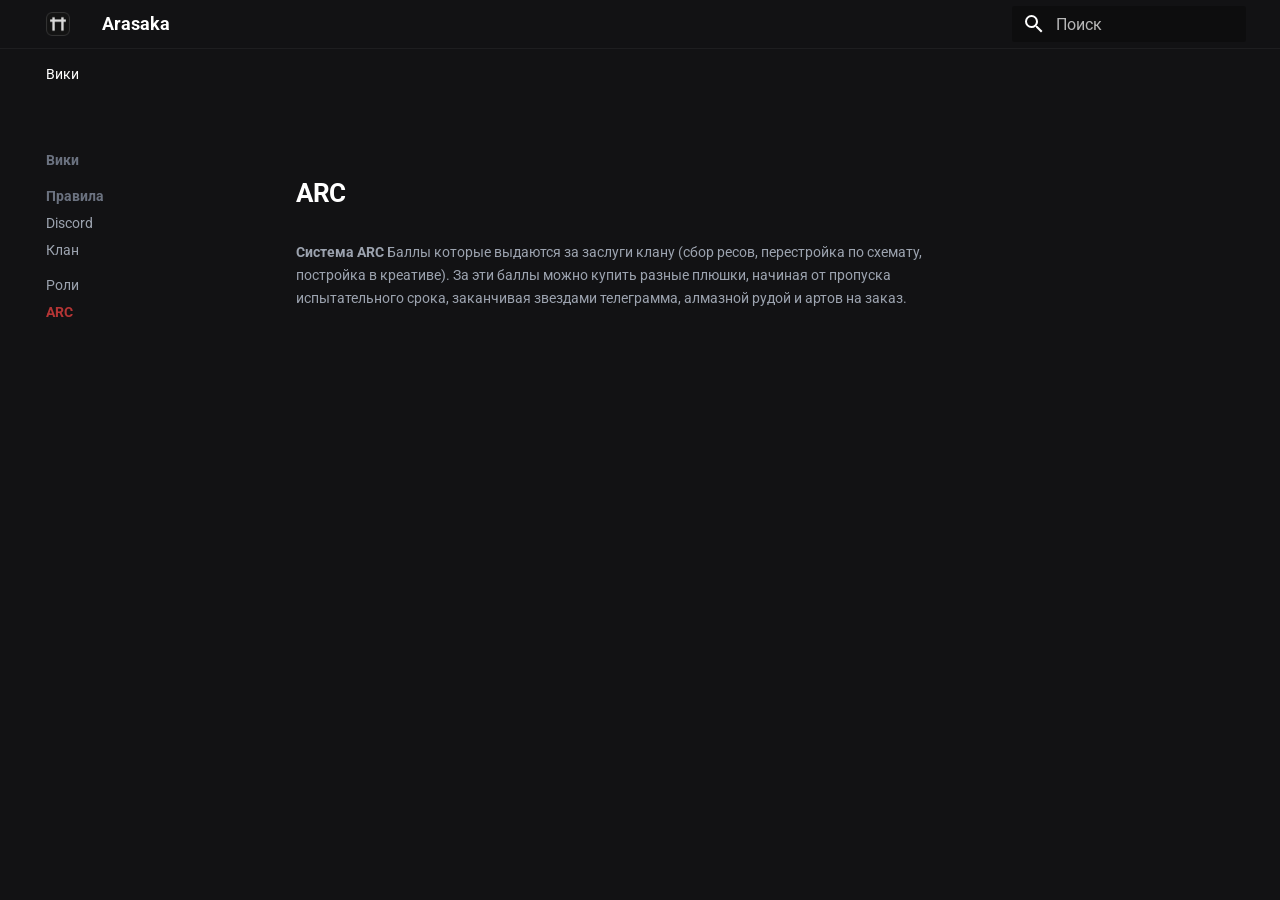
<file: arc/index.html>
<!doctype html>
<html lang="ru" class="no-js">
  <head>
    
      <meta charset="utf-8">
      <meta name="viewport" content="width=device-width,initial-scale=1">
      
      
      
      
        <link rel="prev" href="../roles/">
      
      
      
        
      
      
      <link rel="icon" href="../assets/asa-logo-480.png">
      <meta name="generator" content="mkdocs-1.6.1, mkdocs-material-9.7.6">
    
    
      
        <title>ARC - Arasaka</title>
      
    
    
      <link rel="stylesheet" href="../assets/stylesheets/main.484c7ddc.min.css">
      
        
        <link rel="stylesheet" href="../assets/stylesheets/palette.ab4e12ef.min.css">
      
      


    
    
      
    
    
      
        
        
        <link rel="preconnect" href="https://fonts.gstatic.com" crossorigin>
        <link rel="stylesheet" href="https://fonts.googleapis.com/css?family=Roboto:300,300i,400,400i,700,700i%7CRoboto+Mono:400,400i,700,700i&display=fallback">
        <style>:root{--md-text-font:"Roboto";--md-code-font:"Roboto Mono"}</style>
      
    
    
      <link rel="stylesheet" href="../extra.css">
    
    <script>__md_scope=new URL("..",location),__md_hash=e=>[...e].reduce(((e,_)=>(e<<5)-e+_.charCodeAt(0)),0),__md_get=(e,_=localStorage,t=__md_scope)=>JSON.parse(_.getItem(t.pathname+"."+e)),__md_set=(e,_,t=localStorage,a=__md_scope)=>{try{t.setItem(a.pathname+"."+e,JSON.stringify(_))}catch(e){}}</script>
    
      

    
    
  </head>
  
  
    
    
    
    
    
    <body dir="ltr" data-md-color-scheme="slate" data-md-color-primary="black" data-md-color-accent="red">
  
    
    <input class="md-toggle" data-md-toggle="drawer" type="checkbox" id="__drawer" autocomplete="off">
    <input class="md-toggle" data-md-toggle="search" type="checkbox" id="__search" autocomplete="off">
    <label class="md-overlay" for="__drawer"></label>
    <div data-md-component="skip">
      
    </div>
    <div data-md-component="announce">
      
    </div>
    
    
      

<header class="md-header" data-md-component="header">
  <nav class="md-header__inner md-grid" aria-label="Верхний колонтитул">
    <a href=".." title="Arasaka" class="md-header__button md-logo" aria-label="Arasaka" data-md-component="logo">
      
  <img src="../assets/asa-logo-480.png" alt="logo">

    </a>
    <label class="md-header__button md-icon" for="__drawer">
      
      <svg xmlns="http://www.w3.org/2000/svg" viewBox="0 0 24 24"><path d="M3 6h18v2H3zm0 5h18v2H3zm0 5h18v2H3z"/></svg>
    </label>
    <div class="md-header__title" data-md-component="header-title">
      <div class="md-header__ellipsis">
        <div class="md-header__topic">
          <span class="md-ellipsis">
            Arasaka
          </span>
        </div>
        <div class="md-header__topic" data-md-component="header-topic">
          <span class="md-ellipsis">
            
              ARC
            
          </span>
        </div>
      </div>
    </div>
    
      
    
    
    
    
      
      
        <label class="md-header__button md-icon" for="__search">
          
          <svg xmlns="http://www.w3.org/2000/svg" viewBox="0 0 24 24"><path d="M9.5 3A6.5 6.5 0 0 1 16 9.5c0 1.61-.59 3.09-1.56 4.23l.27.27h.79l5 5-1.5 1.5-5-5v-.79l-.27-.27A6.52 6.52 0 0 1 9.5 16 6.5 6.5 0 0 1 3 9.5 6.5 6.5 0 0 1 9.5 3m0 2C7 5 5 7 5 9.5S7 14 9.5 14 14 12 14 9.5 12 5 9.5 5"/></svg>
        </label>
        <div class="md-search" data-md-component="search" role="dialog">
  <label class="md-search__overlay" for="__search"></label>
  <div class="md-search__inner" role="search">
    <form class="md-search__form" name="search">
      <input type="text" class="md-search__input" name="query" aria-label="Поиск" placeholder="Поиск" autocapitalize="off" autocorrect="off" autocomplete="off" spellcheck="false" data-md-component="search-query" required>
      <label class="md-search__icon md-icon" for="__search">
        
        <svg xmlns="http://www.w3.org/2000/svg" viewBox="0 0 24 24"><path d="M9.5 3A6.5 6.5 0 0 1 16 9.5c0 1.61-.59 3.09-1.56 4.23l.27.27h.79l5 5-1.5 1.5-5-5v-.79l-.27-.27A6.52 6.52 0 0 1 9.5 16 6.5 6.5 0 0 1 3 9.5 6.5 6.5 0 0 1 9.5 3m0 2C7 5 5 7 5 9.5S7 14 9.5 14 14 12 14 9.5 12 5 9.5 5"/></svg>
        
        <svg xmlns="http://www.w3.org/2000/svg" viewBox="0 0 24 24"><path d="M20 11v2H8l5.5 5.5-1.42 1.42L4.16 12l7.92-7.92L13.5 5.5 8 11z"/></svg>
      </label>
      <nav class="md-search__options" aria-label="Поиск">
        
        <button type="reset" class="md-search__icon md-icon" title="Очистить" aria-label="Очистить" tabindex="-1">
          
          <svg xmlns="http://www.w3.org/2000/svg" viewBox="0 0 24 24"><path d="M19 6.41 17.59 5 12 10.59 6.41 5 5 6.41 10.59 12 5 17.59 6.41 19 12 13.41 17.59 19 19 17.59 13.41 12z"/></svg>
        </button>
      </nav>
      
    </form>
    <div class="md-search__output">
      <div class="md-search__scrollwrap" tabindex="0" data-md-scrollfix>
        <div class="md-search-result" data-md-component="search-result">
          <div class="md-search-result__meta">
            Инициализация поиска
          </div>
          <ol class="md-search-result__list" role="presentation"></ol>
        </div>
      </div>
    </div>
  </div>
</div>
      
    
    
  </nav>
  
</header>
    
    <div class="md-container" data-md-component="container">
      
      
        
          
            
<nav class="md-tabs" aria-label="Вкладки" data-md-component="tabs">
  <div class="md-grid">
    <ul class="md-tabs__list">
      
        
  
  
  
    
  
  
    
    
      
  
  
  
    
  
  
    
    
      <li class="md-tabs__item md-tabs__item--active">
        <a href="../rules/discord/" class="md-tabs__link">
          
  
  
  Вики

        </a>
      </li>
    
  

    
  

      
    </ul>
  </div>
</nav>
          
        
      
      <main class="md-main" data-md-component="main">
        <div class="md-main__inner md-grid">
          
            
              
              <div class="md-sidebar md-sidebar--primary" data-md-component="sidebar" data-md-type="navigation" >
                <div class="md-sidebar__scrollwrap">
                  <div class="md-sidebar__inner">
                    


  


<nav class="md-nav md-nav--primary md-nav--lifted" aria-label="Навигация" data-md-level="0">
  <label class="md-nav__title" for="__drawer">
    <a href=".." title="Arasaka" class="md-nav__button md-logo" aria-label="Arasaka" data-md-component="logo">
      
  <img src="../assets/asa-logo-480.png" alt="logo">

    </a>
    Arasaka
  </label>
  
  <ul class="md-nav__list" data-md-scrollfix>
    
      
      
  
  
    
  
  
  
    
    
    
    
      
        
        
      
      
        
      
    
    
    <li class="md-nav__item md-nav__item--active md-nav__item--section md-nav__item--nested">
      
        
        
        <input class="md-nav__toggle md-toggle " type="checkbox" id="__nav_1" checked>
        
          
          <label class="md-nav__link" for="__nav_1" id="__nav_1_label" tabindex="">
            
  
  
  <span class="md-ellipsis">
    
  
    Вики
  

    
  </span>
  
  

            <span class="md-nav__icon md-icon"></span>
          </label>
        
        <nav class="md-nav" data-md-level="1" aria-labelledby="__nav_1_label" aria-expanded="true">
          <label class="md-nav__title" for="__nav_1">
            <span class="md-nav__icon md-icon"></span>
            
  
    Вики
  

          </label>
          <ul class="md-nav__list" data-md-scrollfix>
            
              
                
  
  
  
  
    
    
    
    
      
      
        
          
          
        
      
    
    
    <li class="md-nav__item md-nav__item--section md-nav__item--nested">
      
        
        
        <input class="md-nav__toggle md-toggle " type="checkbox" id="__nav_1_1" >
        
          
          <label class="md-nav__link" for="__nav_1_1" id="__nav_1_1_label" tabindex="">
            
  
  
  <span class="md-ellipsis">
    
  
    Правила
  

    
  </span>
  
  

            <span class="md-nav__icon md-icon"></span>
          </label>
        
        <nav class="md-nav" data-md-level="2" aria-labelledby="__nav_1_1_label" aria-expanded="false">
          <label class="md-nav__title" for="__nav_1_1">
            <span class="md-nav__icon md-icon"></span>
            
  
    Правила
  

          </label>
          <ul class="md-nav__list" data-md-scrollfix>
            
              
                
  
  
  
  
    <li class="md-nav__item">
      <a href="../rules/discord/" class="md-nav__link">
        
  
  
  <span class="md-ellipsis">
    
  
    Discord
  

    
  </span>
  
  

      </a>
    </li>
  

              
            
              
                
  
  
  
  
    <li class="md-nav__item">
      <a href="../rules/clan/" class="md-nav__link">
        
  
  
  <span class="md-ellipsis">
    
  
    Клан
  

    
  </span>
  
  

      </a>
    </li>
  

              
            
          </ul>
        </nav>
      
    </li>
  

              
            
              
                
  
  
  
  
    <li class="md-nav__item">
      <a href="../roles/" class="md-nav__link">
        
  
  
  <span class="md-ellipsis">
    
  
    Роли
  

    
  </span>
  
  

      </a>
    </li>
  

              
            
              
                
  
  
    
  
  
  
    <li class="md-nav__item md-nav__item--active">
      
      <input class="md-nav__toggle md-toggle" type="checkbox" id="__toc">
      
      
      
      <a href="./" class="md-nav__link md-nav__link--active">
        
  
  
  <span class="md-ellipsis">
    
  
    ARC
  

    
  </span>
  
  

      </a>
      
    </li>
  

              
            
          </ul>
        </nav>
      
    </li>
  

    
  </ul>
</nav>
                  </div>
                </div>
              </div>
            
            
              
              <div class="md-sidebar md-sidebar--secondary" data-md-component="sidebar" data-md-type="toc" >
                <div class="md-sidebar__scrollwrap">
                  <div class="md-sidebar__inner">
                    

<nav class="md-nav md-nav--secondary" aria-label="Содержание">
  
  
  
  
</nav>
                  </div>
                </div>
              </div>
            
          
          
            <div class="md-content" data-md-component="content">
              
              <article class="md-content__inner md-typeset">
                
                  



  <h1>ARC</h1>

<p><strong>Система ARC</strong>
Баллы которые выдаются за заслуги клану (сбор ресов, перестройка по схемату, постройка в креативе). За эти баллы можно купить разные плюшки, начиная от пропуска испытательного срока, заканчивая звездами телеграмма, алмазной рудой и артов на заказ.</p>












                
              </article>
            </div>
          
          
  <script>var tabs=__md_get("__tabs");if(Array.isArray(tabs))e:for(var set of document.querySelectorAll(".tabbed-set")){var labels=set.querySelector(".tabbed-labels");for(var tab of tabs)for(var label of labels.getElementsByTagName("label"))if(label.innerText.trim()===tab){var input=document.getElementById(label.htmlFor);input.checked=!0;continue e}}</script>

<script>var target=document.getElementById(location.hash.slice(1));target&&target.name&&(target.checked=target.name.startsWith("__tabbed_"))</script>
        </div>
        
      </main>
      
        <footer class="md-footer">
  
  <div class="md-footer-meta md-typeset">
    <div class="md-footer-meta__inner md-grid">
      <div class="md-copyright">
  
  
</div>
      
    </div>
  </div>
</footer>
      
    </div>
    <div class="md-dialog" data-md-component="dialog">
      <div class="md-dialog__inner md-typeset"></div>
    </div>
    
    
    
      
      
      <script id="__config" type="application/json">{"annotate": null, "base": "..", "features": ["navigation.tabs", "navigation.sections", "content.tabs.link"], "search": "../assets/javascripts/workers/search.2c215733.min.js", "tags": null, "translations": {"clipboard.copied": "\u0421\u043a\u043e\u043f\u0438\u0440\u043e\u0432\u0430\u043d\u043e \u0432 \u0431\u0443\u0444\u0435\u0440", "clipboard.copy": "\u041a\u043e\u043f\u0438\u0440\u043e\u0432\u0430\u0442\u044c \u0432 \u0431\u0443\u0444\u0435\u0440", "search.result.more.one": "\u0415\u0449\u0451 1 \u043d\u0430 \u044d\u0442\u043e\u0439 \u0441\u0442\u0440\u0430\u043d\u0438\u0446\u0435", "search.result.more.other": "\u0415\u0449\u0451 # \u043d\u0430 \u044d\u0442\u043e\u0439 \u0441\u0442\u0440\u0430\u043d\u0438\u0446\u0435", "search.result.none": "\u0421\u043e\u0432\u043f\u0430\u0434\u0435\u043d\u0438\u0439 \u043d\u0435 \u043d\u0430\u0439\u0434\u0435\u043d\u043e", "search.result.one": "\u041d\u0430\u0439\u0434\u0435\u043d\u043e 1 \u0441\u043e\u0432\u043f\u0430\u0434\u0435\u043d\u0438\u0435", "search.result.other": "\u041d\u0430\u0439\u0434\u0435\u043d\u043e \u0441\u043e\u0432\u043f\u0430\u0434\u0435\u043d\u0438\u0439: #", "search.result.placeholder": "\u041d\u0430\u0447\u043d\u0438\u0442\u0435 \u043f\u0435\u0447\u0430\u0442\u0430\u0442\u044c \u0434\u043b\u044f \u043f\u043e\u0438\u0441\u043a\u0430", "search.result.term.missing": "\u041e\u0442\u0441\u0443\u0442\u0441\u0442\u0432\u0443\u0435\u0442", "select.version": "\u0412\u044b\u0431\u0435\u0440\u0438\u0442\u0435 \u0432\u0435\u0440\u0441\u0438\u044e"}, "version": null}</script>
    
    
      <script src="../assets/javascripts/bundle.79ae519e.min.js"></script>
      
    
  </body>
</html>
</file>
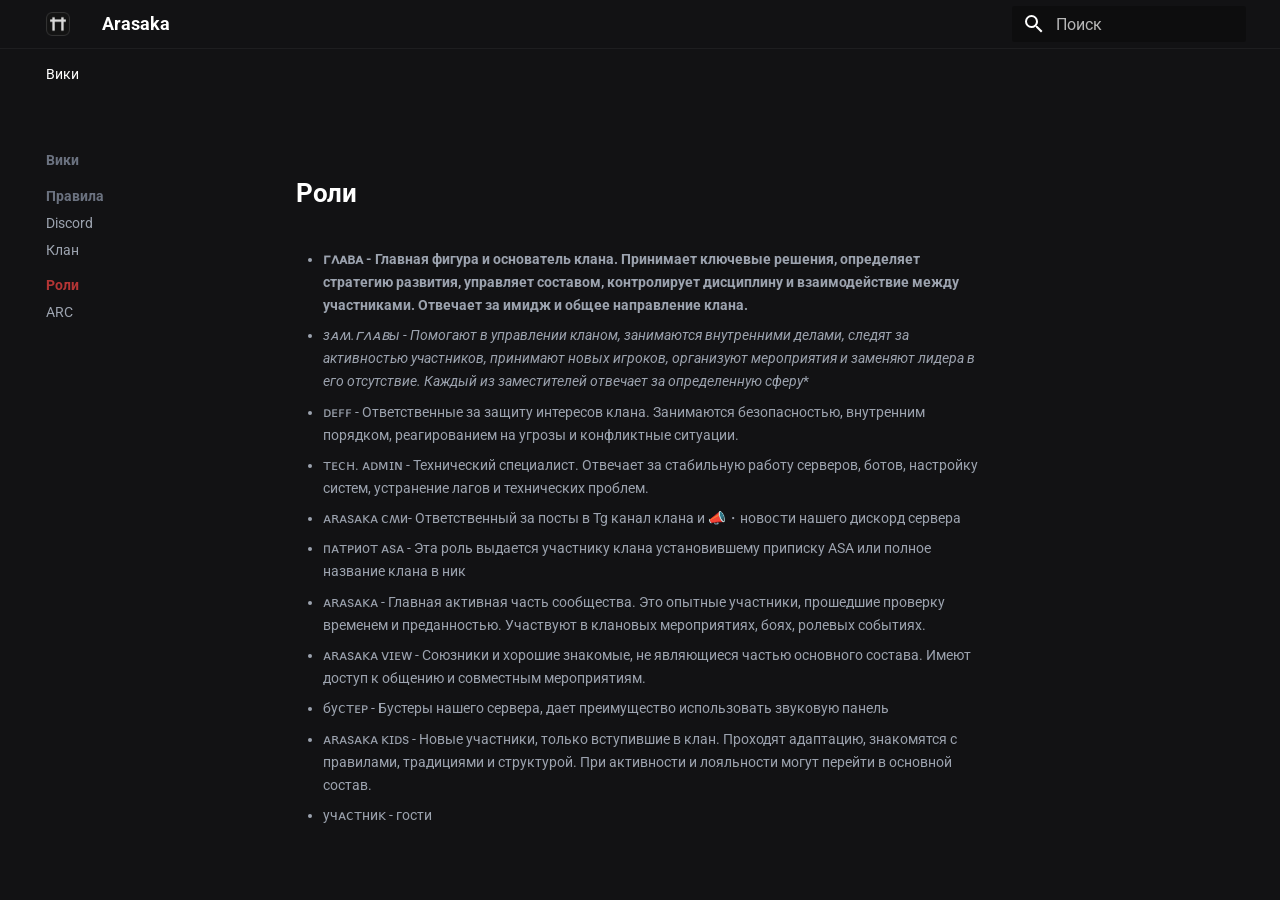
<file: roles/index.html>
<!doctype html>
<html lang="ru" class="no-js">
  <head>
    
      <meta charset="utf-8">
      <meta name="viewport" content="width=device-width,initial-scale=1">
      
      
      
      
        <link rel="prev" href="../rules/clan/">
      
      
        <link rel="next" href="../arc/">
      
      
        
      
      
      <link rel="icon" href="../assets/asa-logo-480.png">
      <meta name="generator" content="mkdocs-1.6.1, mkdocs-material-9.7.6">
    
    
      
        <title>Роли - Arasaka</title>
      
    
    
      <link rel="stylesheet" href="../assets/stylesheets/main.484c7ddc.min.css">
      
        
        <link rel="stylesheet" href="../assets/stylesheets/palette.ab4e12ef.min.css">
      
      


    
    
      
    
    
      
        
        
        <link rel="preconnect" href="https://fonts.gstatic.com" crossorigin>
        <link rel="stylesheet" href="https://fonts.googleapis.com/css?family=Roboto:300,300i,400,400i,700,700i%7CRoboto+Mono:400,400i,700,700i&display=fallback">
        <style>:root{--md-text-font:"Roboto";--md-code-font:"Roboto Mono"}</style>
      
    
    
      <link rel="stylesheet" href="../extra.css">
    
    <script>__md_scope=new URL("..",location),__md_hash=e=>[...e].reduce(((e,_)=>(e<<5)-e+_.charCodeAt(0)),0),__md_get=(e,_=localStorage,t=__md_scope)=>JSON.parse(_.getItem(t.pathname+"."+e)),__md_set=(e,_,t=localStorage,a=__md_scope)=>{try{t.setItem(a.pathname+"."+e,JSON.stringify(_))}catch(e){}}</script>
    
      

    
    
  </head>
  
  
    
    
    
    
    
    <body dir="ltr" data-md-color-scheme="slate" data-md-color-primary="black" data-md-color-accent="red">
  
    
    <input class="md-toggle" data-md-toggle="drawer" type="checkbox" id="__drawer" autocomplete="off">
    <input class="md-toggle" data-md-toggle="search" type="checkbox" id="__search" autocomplete="off">
    <label class="md-overlay" for="__drawer"></label>
    <div data-md-component="skip">
      
    </div>
    <div data-md-component="announce">
      
    </div>
    
    
      

<header class="md-header" data-md-component="header">
  <nav class="md-header__inner md-grid" aria-label="Верхний колонтитул">
    <a href=".." title="Arasaka" class="md-header__button md-logo" aria-label="Arasaka" data-md-component="logo">
      
  <img src="../assets/asa-logo-480.png" alt="logo">

    </a>
    <label class="md-header__button md-icon" for="__drawer">
      
      <svg xmlns="http://www.w3.org/2000/svg" viewBox="0 0 24 24"><path d="M3 6h18v2H3zm0 5h18v2H3zm0 5h18v2H3z"/></svg>
    </label>
    <div class="md-header__title" data-md-component="header-title">
      <div class="md-header__ellipsis">
        <div class="md-header__topic">
          <span class="md-ellipsis">
            Arasaka
          </span>
        </div>
        <div class="md-header__topic" data-md-component="header-topic">
          <span class="md-ellipsis">
            
              Роли
            
          </span>
        </div>
      </div>
    </div>
    
      
    
    
    
    
      
      
        <label class="md-header__button md-icon" for="__search">
          
          <svg xmlns="http://www.w3.org/2000/svg" viewBox="0 0 24 24"><path d="M9.5 3A6.5 6.5 0 0 1 16 9.5c0 1.61-.59 3.09-1.56 4.23l.27.27h.79l5 5-1.5 1.5-5-5v-.79l-.27-.27A6.52 6.52 0 0 1 9.5 16 6.5 6.5 0 0 1 3 9.5 6.5 6.5 0 0 1 9.5 3m0 2C7 5 5 7 5 9.5S7 14 9.5 14 14 12 14 9.5 12 5 9.5 5"/></svg>
        </label>
        <div class="md-search" data-md-component="search" role="dialog">
  <label class="md-search__overlay" for="__search"></label>
  <div class="md-search__inner" role="search">
    <form class="md-search__form" name="search">
      <input type="text" class="md-search__input" name="query" aria-label="Поиск" placeholder="Поиск" autocapitalize="off" autocorrect="off" autocomplete="off" spellcheck="false" data-md-component="search-query" required>
      <label class="md-search__icon md-icon" for="__search">
        
        <svg xmlns="http://www.w3.org/2000/svg" viewBox="0 0 24 24"><path d="M9.5 3A6.5 6.5 0 0 1 16 9.5c0 1.61-.59 3.09-1.56 4.23l.27.27h.79l5 5-1.5 1.5-5-5v-.79l-.27-.27A6.52 6.52 0 0 1 9.5 16 6.5 6.5 0 0 1 3 9.5 6.5 6.5 0 0 1 9.5 3m0 2C7 5 5 7 5 9.5S7 14 9.5 14 14 12 14 9.5 12 5 9.5 5"/></svg>
        
        <svg xmlns="http://www.w3.org/2000/svg" viewBox="0 0 24 24"><path d="M20 11v2H8l5.5 5.5-1.42 1.42L4.16 12l7.92-7.92L13.5 5.5 8 11z"/></svg>
      </label>
      <nav class="md-search__options" aria-label="Поиск">
        
        <button type="reset" class="md-search__icon md-icon" title="Очистить" aria-label="Очистить" tabindex="-1">
          
          <svg xmlns="http://www.w3.org/2000/svg" viewBox="0 0 24 24"><path d="M19 6.41 17.59 5 12 10.59 6.41 5 5 6.41 10.59 12 5 17.59 6.41 19 12 13.41 17.59 19 19 17.59 13.41 12z"/></svg>
        </button>
      </nav>
      
    </form>
    <div class="md-search__output">
      <div class="md-search__scrollwrap" tabindex="0" data-md-scrollfix>
        <div class="md-search-result" data-md-component="search-result">
          <div class="md-search-result__meta">
            Инициализация поиска
          </div>
          <ol class="md-search-result__list" role="presentation"></ol>
        </div>
      </div>
    </div>
  </div>
</div>
      
    
    
  </nav>
  
</header>
    
    <div class="md-container" data-md-component="container">
      
      
        
          
            
<nav class="md-tabs" aria-label="Вкладки" data-md-component="tabs">
  <div class="md-grid">
    <ul class="md-tabs__list">
      
        
  
  
  
    
  
  
    
    
      
  
  
  
    
  
  
    
    
      <li class="md-tabs__item md-tabs__item--active">
        <a href="../rules/discord/" class="md-tabs__link">
          
  
  
  Вики

        </a>
      </li>
    
  

    
  

      
    </ul>
  </div>
</nav>
          
        
      
      <main class="md-main" data-md-component="main">
        <div class="md-main__inner md-grid">
          
            
              
              <div class="md-sidebar md-sidebar--primary" data-md-component="sidebar" data-md-type="navigation" >
                <div class="md-sidebar__scrollwrap">
                  <div class="md-sidebar__inner">
                    


  


<nav class="md-nav md-nav--primary md-nav--lifted" aria-label="Навигация" data-md-level="0">
  <label class="md-nav__title" for="__drawer">
    <a href=".." title="Arasaka" class="md-nav__button md-logo" aria-label="Arasaka" data-md-component="logo">
      
  <img src="../assets/asa-logo-480.png" alt="logo">

    </a>
    Arasaka
  </label>
  
  <ul class="md-nav__list" data-md-scrollfix>
    
      
      
  
  
    
  
  
  
    
    
    
    
      
        
        
      
      
        
      
    
    
    <li class="md-nav__item md-nav__item--active md-nav__item--section md-nav__item--nested">
      
        
        
        <input class="md-nav__toggle md-toggle " type="checkbox" id="__nav_1" checked>
        
          
          <label class="md-nav__link" for="__nav_1" id="__nav_1_label" tabindex="">
            
  
  
  <span class="md-ellipsis">
    
  
    Вики
  

    
  </span>
  
  

            <span class="md-nav__icon md-icon"></span>
          </label>
        
        <nav class="md-nav" data-md-level="1" aria-labelledby="__nav_1_label" aria-expanded="true">
          <label class="md-nav__title" for="__nav_1">
            <span class="md-nav__icon md-icon"></span>
            
  
    Вики
  

          </label>
          <ul class="md-nav__list" data-md-scrollfix>
            
              
                
  
  
  
  
    
    
    
    
      
      
        
          
          
        
      
    
    
    <li class="md-nav__item md-nav__item--section md-nav__item--nested">
      
        
        
        <input class="md-nav__toggle md-toggle " type="checkbox" id="__nav_1_1" >
        
          
          <label class="md-nav__link" for="__nav_1_1" id="__nav_1_1_label" tabindex="">
            
  
  
  <span class="md-ellipsis">
    
  
    Правила
  

    
  </span>
  
  

            <span class="md-nav__icon md-icon"></span>
          </label>
        
        <nav class="md-nav" data-md-level="2" aria-labelledby="__nav_1_1_label" aria-expanded="false">
          <label class="md-nav__title" for="__nav_1_1">
            <span class="md-nav__icon md-icon"></span>
            
  
    Правила
  

          </label>
          <ul class="md-nav__list" data-md-scrollfix>
            
              
                
  
  
  
  
    <li class="md-nav__item">
      <a href="../rules/discord/" class="md-nav__link">
        
  
  
  <span class="md-ellipsis">
    
  
    Discord
  

    
  </span>
  
  

      </a>
    </li>
  

              
            
              
                
  
  
  
  
    <li class="md-nav__item">
      <a href="../rules/clan/" class="md-nav__link">
        
  
  
  <span class="md-ellipsis">
    
  
    Клан
  

    
  </span>
  
  

      </a>
    </li>
  

              
            
          </ul>
        </nav>
      
    </li>
  

              
            
              
                
  
  
    
  
  
  
    <li class="md-nav__item md-nav__item--active">
      
      <input class="md-nav__toggle md-toggle" type="checkbox" id="__toc">
      
      
      
      <a href="./" class="md-nav__link md-nav__link--active">
        
  
  
  <span class="md-ellipsis">
    
  
    Роли
  

    
  </span>
  
  

      </a>
      
    </li>
  

              
            
              
                
  
  
  
  
    <li class="md-nav__item">
      <a href="../arc/" class="md-nav__link">
        
  
  
  <span class="md-ellipsis">
    
  
    ARC
  

    
  </span>
  
  

      </a>
    </li>
  

              
            
          </ul>
        </nav>
      
    </li>
  

    
  </ul>
</nav>
                  </div>
                </div>
              </div>
            
            
              
              <div class="md-sidebar md-sidebar--secondary" data-md-component="sidebar" data-md-type="toc" >
                <div class="md-sidebar__scrollwrap">
                  <div class="md-sidebar__inner">
                    

<nav class="md-nav md-nav--secondary" aria-label="Содержание">
  
  
  
  
</nav>
                  </div>
                </div>
              </div>
            
          
          
            <div class="md-content" data-md-component="content">
              
              <article class="md-content__inner md-typeset">
                
                  



  <h1>Роли</h1>

<ul>
<li>
<p><strong>ᴦᴧᴀʙᴀ - Главная фигура и основатель клана. Принимает ключевые решения, определяет стратегию развития, управляет составом, контролирует дисциплину и взаимодействие между участниками. Отвечает за имидж и общее направление клана.</strong></p>
</li>
<li>
<p><em>зᴀʍ.ᴦᴧᴀʙы - Помогают в управлении кланом, занимаются внутренними делами, следят за активностью участников, принимают новых игроков, организуют мероприятия и заменяют лидера в его отсутствие. Каждый из заместителей отвечает за определенную сферу</em>*</p>
</li>
<li>
<p>ᴅᴇꜰꜰ - Ответственные за защиту интересов клана. Занимаются безопасностью, внутренним порядком, реагированием на угрозы и конфликтные ситуации.</p>
</li>
<li>
<p>ᴛᴇᴄʜ. ᴀᴅᴍɪɴ - Технический специалист. Отвечает за стабильную работу серверов, ботов, настройку систем, устранение лагов и технических проблем.</p>
</li>
<li>
<p>ᴀʀᴀsᴀᴋᴀ ᴄʍи- Ответственный за посты в Tg канал клана и ⁠⁠📣・ноʙоᴄᴛи нашего дискорд сервера</p>
</li>
<li>
<p>ᴨᴀᴛᴩиоᴛ ᴀsᴀ - Эта роль выдается участнику клана установившему приписку ASA или полное название клана в ник</p>
</li>
<li>
<p>ᴀʀᴀsᴀᴋᴀ - Главная активная часть сообщества. Это опытные участники, прошедшие проверку временем и преданностью. Участвуют в клановых мероприятиях, боях, ролевых событиях.</p>
</li>
<li>
<p>ᴀʀᴀsᴀᴋᴀ ᴠɪᴇᴡ - Союзники и хорошие знакомые, не являющиеся частью основного состава. Имеют доступ к общению и совместным мероприятиям.</p>
</li>
<li>
<p>буᴄᴛᴇᴩ - Бустеры нашего сервера, дает преимущество использовать звуковую панель</p>
</li>
<li>
<p>ᴀʀᴀsᴀᴋᴀ ᴋɪᴅs - Новые участники, только вступившие в клан. Проходят адаптацию, знакомятся с правилами, традициями и структурой. При активности и лояльности могут перейти в основной состав.</p>
</li>
<li>
<p>учᴀᴄᴛниᴋ - гости</p>
</li>
</ul>












                
              </article>
            </div>
          
          
  <script>var tabs=__md_get("__tabs");if(Array.isArray(tabs))e:for(var set of document.querySelectorAll(".tabbed-set")){var labels=set.querySelector(".tabbed-labels");for(var tab of tabs)for(var label of labels.getElementsByTagName("label"))if(label.innerText.trim()===tab){var input=document.getElementById(label.htmlFor);input.checked=!0;continue e}}</script>

<script>var target=document.getElementById(location.hash.slice(1));target&&target.name&&(target.checked=target.name.startsWith("__tabbed_"))</script>
        </div>
        
      </main>
      
        <footer class="md-footer">
  
  <div class="md-footer-meta md-typeset">
    <div class="md-footer-meta__inner md-grid">
      <div class="md-copyright">
  
  
</div>
      
    </div>
  </div>
</footer>
      
    </div>
    <div class="md-dialog" data-md-component="dialog">
      <div class="md-dialog__inner md-typeset"></div>
    </div>
    
    
    
      
      
      <script id="__config" type="application/json">{"annotate": null, "base": "..", "features": ["navigation.tabs", "navigation.sections", "content.tabs.link"], "search": "../assets/javascripts/workers/search.2c215733.min.js", "tags": null, "translations": {"clipboard.copied": "\u0421\u043a\u043e\u043f\u0438\u0440\u043e\u0432\u0430\u043d\u043e \u0432 \u0431\u0443\u0444\u0435\u0440", "clipboard.copy": "\u041a\u043e\u043f\u0438\u0440\u043e\u0432\u0430\u0442\u044c \u0432 \u0431\u0443\u0444\u0435\u0440", "search.result.more.one": "\u0415\u0449\u0451 1 \u043d\u0430 \u044d\u0442\u043e\u0439 \u0441\u0442\u0440\u0430\u043d\u0438\u0446\u0435", "search.result.more.other": "\u0415\u0449\u0451 # \u043d\u0430 \u044d\u0442\u043e\u0439 \u0441\u0442\u0440\u0430\u043d\u0438\u0446\u0435", "search.result.none": "\u0421\u043e\u0432\u043f\u0430\u0434\u0435\u043d\u0438\u0439 \u043d\u0435 \u043d\u0430\u0439\u0434\u0435\u043d\u043e", "search.result.one": "\u041d\u0430\u0439\u0434\u0435\u043d\u043e 1 \u0441\u043e\u0432\u043f\u0430\u0434\u0435\u043d\u0438\u0435", "search.result.other": "\u041d\u0430\u0439\u0434\u0435\u043d\u043e \u0441\u043e\u0432\u043f\u0430\u0434\u0435\u043d\u0438\u0439: #", "search.result.placeholder": "\u041d\u0430\u0447\u043d\u0438\u0442\u0435 \u043f\u0435\u0447\u0430\u0442\u0430\u0442\u044c \u0434\u043b\u044f \u043f\u043e\u0438\u0441\u043a\u0430", "search.result.term.missing": "\u041e\u0442\u0441\u0443\u0442\u0441\u0442\u0432\u0443\u0435\u0442", "select.version": "\u0412\u044b\u0431\u0435\u0440\u0438\u0442\u0435 \u0432\u0435\u0440\u0441\u0438\u044e"}, "version": null}</script>
    
    
      <script src="../assets/javascripts/bundle.79ae519e.min.js"></script>
      
    
  </body>
</html>
</file>
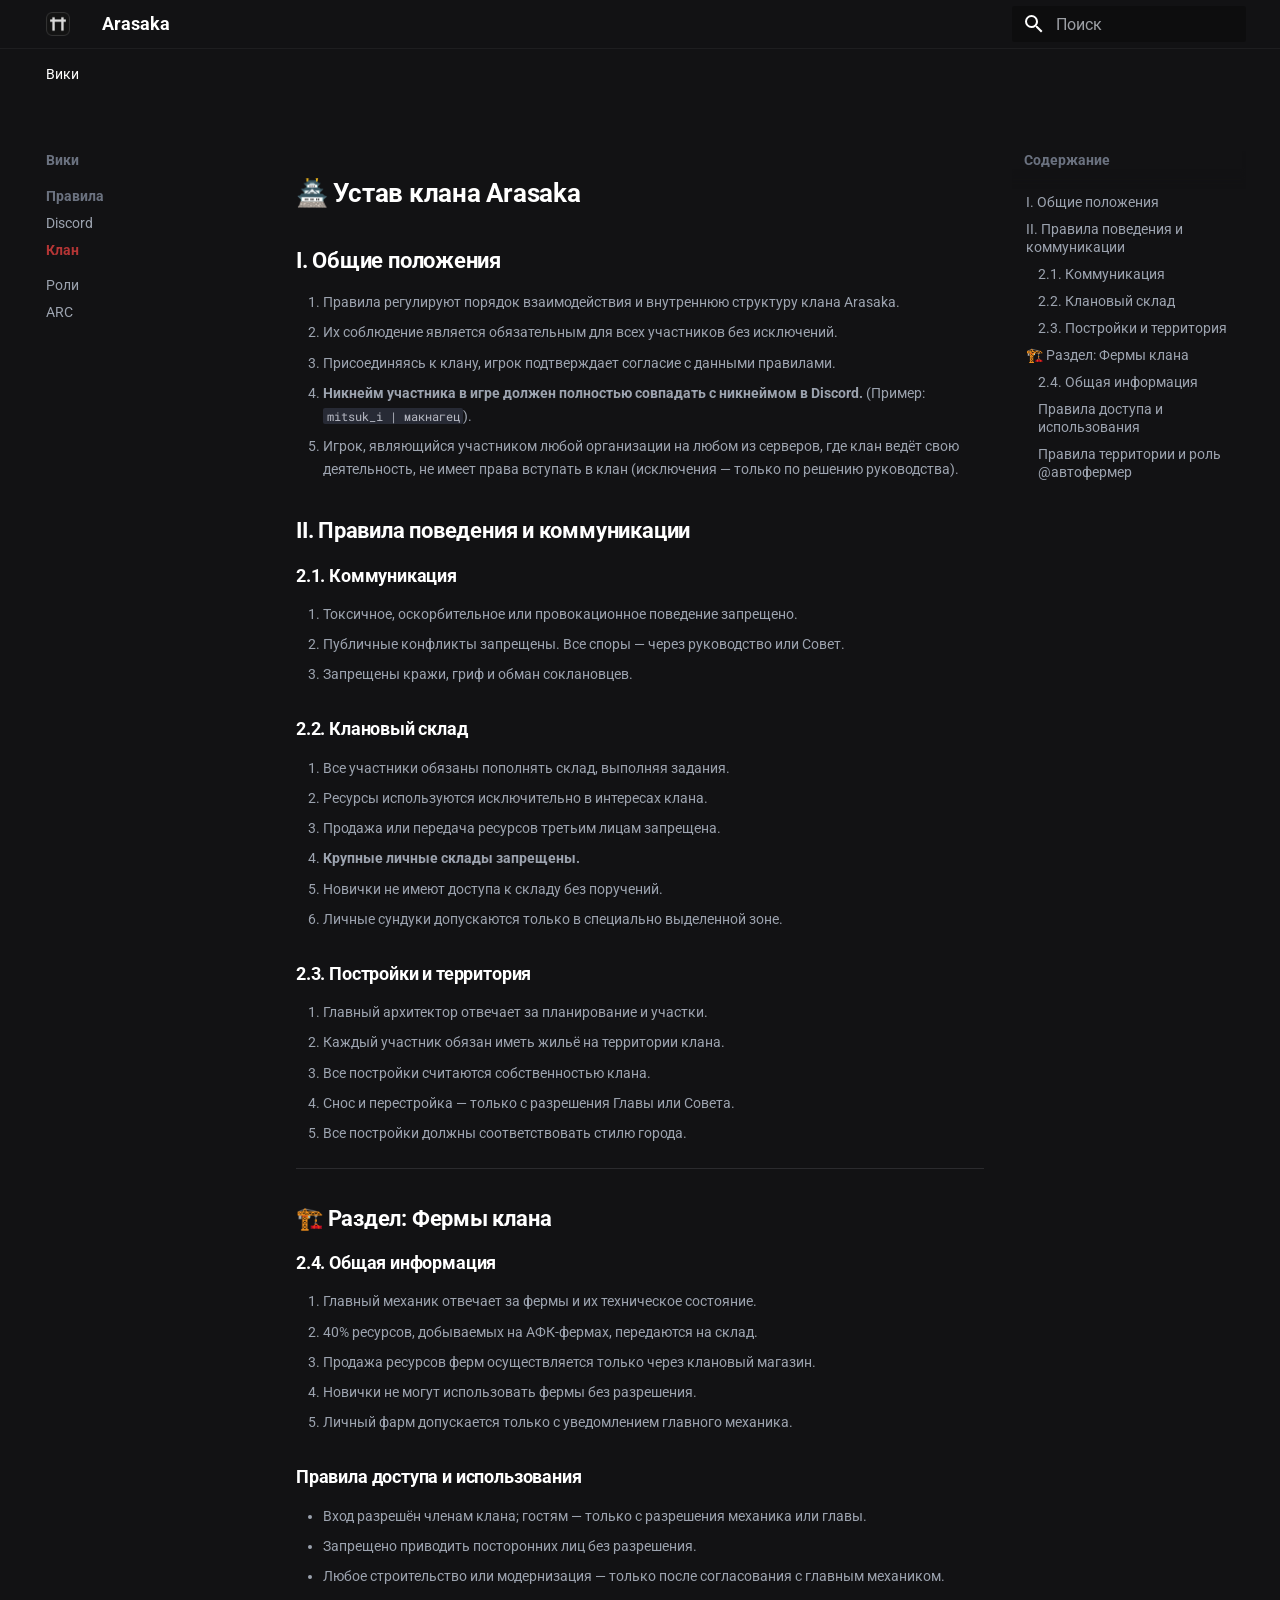
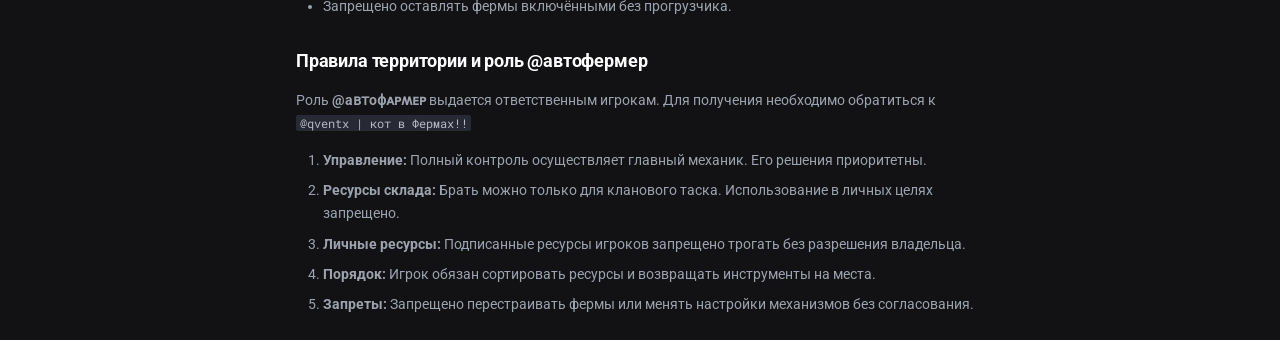
<file: rules/clan/index.html>
<!doctype html>
<html lang="ru" class="no-js">
  <head>
    
      <meta charset="utf-8">
      <meta name="viewport" content="width=device-width,initial-scale=1">
      
      
      
      
        <link rel="prev" href="../discord/">
      
      
        <link rel="next" href="../../roles/">
      
      
        
      
      
      <link rel="icon" href="../../assets/asa-logo-480.png">
      <meta name="generator" content="mkdocs-1.6.1, mkdocs-material-9.7.6">
    
    
      
        <title>Клан - Arasaka</title>
      
    
    
      <link rel="stylesheet" href="../../assets/stylesheets/main.484c7ddc.min.css">
      
        
        <link rel="stylesheet" href="../../assets/stylesheets/palette.ab4e12ef.min.css">
      
      


    
    
      
    
    
      
        
        
        <link rel="preconnect" href="https://fonts.gstatic.com" crossorigin>
        <link rel="stylesheet" href="https://fonts.googleapis.com/css?family=Roboto:300,300i,400,400i,700,700i%7CRoboto+Mono:400,400i,700,700i&display=fallback">
        <style>:root{--md-text-font:"Roboto";--md-code-font:"Roboto Mono"}</style>
      
    
    
      <link rel="stylesheet" href="../../extra.css">
    
    <script>__md_scope=new URL("../..",location),__md_hash=e=>[...e].reduce(((e,_)=>(e<<5)-e+_.charCodeAt(0)),0),__md_get=(e,_=localStorage,t=__md_scope)=>JSON.parse(_.getItem(t.pathname+"."+e)),__md_set=(e,_,t=localStorage,a=__md_scope)=>{try{t.setItem(a.pathname+"."+e,JSON.stringify(_))}catch(e){}}</script>
    
      

    
    
  </head>
  
  
    
    
    
    
    
    <body dir="ltr" data-md-color-scheme="slate" data-md-color-primary="black" data-md-color-accent="red">
  
    
    <input class="md-toggle" data-md-toggle="drawer" type="checkbox" id="__drawer" autocomplete="off">
    <input class="md-toggle" data-md-toggle="search" type="checkbox" id="__search" autocomplete="off">
    <label class="md-overlay" for="__drawer"></label>
    <div data-md-component="skip">
      
        
        <a href="#arasaka" class="md-skip">
          Перейти к содержанию
        </a>
      
    </div>
    <div data-md-component="announce">
      
    </div>
    
    
      

<header class="md-header" data-md-component="header">
  <nav class="md-header__inner md-grid" aria-label="Верхний колонтитул">
    <a href="../.." title="Arasaka" class="md-header__button md-logo" aria-label="Arasaka" data-md-component="logo">
      
  <img src="../../assets/asa-logo-480.png" alt="logo">

    </a>
    <label class="md-header__button md-icon" for="__drawer">
      
      <svg xmlns="http://www.w3.org/2000/svg" viewBox="0 0 24 24"><path d="M3 6h18v2H3zm0 5h18v2H3zm0 5h18v2H3z"/></svg>
    </label>
    <div class="md-header__title" data-md-component="header-title">
      <div class="md-header__ellipsis">
        <div class="md-header__topic">
          <span class="md-ellipsis">
            Arasaka
          </span>
        </div>
        <div class="md-header__topic" data-md-component="header-topic">
          <span class="md-ellipsis">
            
              Клан
            
          </span>
        </div>
      </div>
    </div>
    
      
    
    
    
    
      
      
        <label class="md-header__button md-icon" for="__search">
          
          <svg xmlns="http://www.w3.org/2000/svg" viewBox="0 0 24 24"><path d="M9.5 3A6.5 6.5 0 0 1 16 9.5c0 1.61-.59 3.09-1.56 4.23l.27.27h.79l5 5-1.5 1.5-5-5v-.79l-.27-.27A6.52 6.52 0 0 1 9.5 16 6.5 6.5 0 0 1 3 9.5 6.5 6.5 0 0 1 9.5 3m0 2C7 5 5 7 5 9.5S7 14 9.5 14 14 12 14 9.5 12 5 9.5 5"/></svg>
        </label>
        <div class="md-search" data-md-component="search" role="dialog">
  <label class="md-search__overlay" for="__search"></label>
  <div class="md-search__inner" role="search">
    <form class="md-search__form" name="search">
      <input type="text" class="md-search__input" name="query" aria-label="Поиск" placeholder="Поиск" autocapitalize="off" autocorrect="off" autocomplete="off" spellcheck="false" data-md-component="search-query" required>
      <label class="md-search__icon md-icon" for="__search">
        
        <svg xmlns="http://www.w3.org/2000/svg" viewBox="0 0 24 24"><path d="M9.5 3A6.5 6.5 0 0 1 16 9.5c0 1.61-.59 3.09-1.56 4.23l.27.27h.79l5 5-1.5 1.5-5-5v-.79l-.27-.27A6.52 6.52 0 0 1 9.5 16 6.5 6.5 0 0 1 3 9.5 6.5 6.5 0 0 1 9.5 3m0 2C7 5 5 7 5 9.5S7 14 9.5 14 14 12 14 9.5 12 5 9.5 5"/></svg>
        
        <svg xmlns="http://www.w3.org/2000/svg" viewBox="0 0 24 24"><path d="M20 11v2H8l5.5 5.5-1.42 1.42L4.16 12l7.92-7.92L13.5 5.5 8 11z"/></svg>
      </label>
      <nav class="md-search__options" aria-label="Поиск">
        
        <button type="reset" class="md-search__icon md-icon" title="Очистить" aria-label="Очистить" tabindex="-1">
          
          <svg xmlns="http://www.w3.org/2000/svg" viewBox="0 0 24 24"><path d="M19 6.41 17.59 5 12 10.59 6.41 5 5 6.41 10.59 12 5 17.59 6.41 19 12 13.41 17.59 19 19 17.59 13.41 12z"/></svg>
        </button>
      </nav>
      
    </form>
    <div class="md-search__output">
      <div class="md-search__scrollwrap" tabindex="0" data-md-scrollfix>
        <div class="md-search-result" data-md-component="search-result">
          <div class="md-search-result__meta">
            Инициализация поиска
          </div>
          <ol class="md-search-result__list" role="presentation"></ol>
        </div>
      </div>
    </div>
  </div>
</div>
      
    
    
  </nav>
  
</header>
    
    <div class="md-container" data-md-component="container">
      
      
        
          
            
<nav class="md-tabs" aria-label="Вкладки" data-md-component="tabs">
  <div class="md-grid">
    <ul class="md-tabs__list">
      
        
  
  
  
    
  
  
    
    
      
  
  
  
    
  
  
    
    
      <li class="md-tabs__item md-tabs__item--active">
        <a href="../discord/" class="md-tabs__link">
          
  
  
  Вики

        </a>
      </li>
    
  

    
  

      
    </ul>
  </div>
</nav>
          
        
      
      <main class="md-main" data-md-component="main">
        <div class="md-main__inner md-grid">
          
            
              
              <div class="md-sidebar md-sidebar--primary" data-md-component="sidebar" data-md-type="navigation" >
                <div class="md-sidebar__scrollwrap">
                  <div class="md-sidebar__inner">
                    


  


<nav class="md-nav md-nav--primary md-nav--lifted" aria-label="Навигация" data-md-level="0">
  <label class="md-nav__title" for="__drawer">
    <a href="../.." title="Arasaka" class="md-nav__button md-logo" aria-label="Arasaka" data-md-component="logo">
      
  <img src="../../assets/asa-logo-480.png" alt="logo">

    </a>
    Arasaka
  </label>
  
  <ul class="md-nav__list" data-md-scrollfix>
    
      
      
  
  
    
  
  
  
    
    
    
    
      
        
        
      
      
        
      
    
    
    <li class="md-nav__item md-nav__item--active md-nav__item--section md-nav__item--nested">
      
        
        
        <input class="md-nav__toggle md-toggle " type="checkbox" id="__nav_1" checked>
        
          
          <label class="md-nav__link" for="__nav_1" id="__nav_1_label" tabindex="">
            
  
  
  <span class="md-ellipsis">
    
  
    Вики
  

    
  </span>
  
  

            <span class="md-nav__icon md-icon"></span>
          </label>
        
        <nav class="md-nav" data-md-level="1" aria-labelledby="__nav_1_label" aria-expanded="true">
          <label class="md-nav__title" for="__nav_1">
            <span class="md-nav__icon md-icon"></span>
            
  
    Вики
  

          </label>
          <ul class="md-nav__list" data-md-scrollfix>
            
              
                
  
  
    
  
  
  
    
    
    
    
      
      
        
          
          
        
      
    
    
    <li class="md-nav__item md-nav__item--active md-nav__item--section md-nav__item--nested">
      
        
        
        <input class="md-nav__toggle md-toggle " type="checkbox" id="__nav_1_1" checked>
        
          
          <label class="md-nav__link" for="__nav_1_1" id="__nav_1_1_label" tabindex="">
            
  
  
  <span class="md-ellipsis">
    
  
    Правила
  

    
  </span>
  
  

            <span class="md-nav__icon md-icon"></span>
          </label>
        
        <nav class="md-nav" data-md-level="2" aria-labelledby="__nav_1_1_label" aria-expanded="true">
          <label class="md-nav__title" for="__nav_1_1">
            <span class="md-nav__icon md-icon"></span>
            
  
    Правила
  

          </label>
          <ul class="md-nav__list" data-md-scrollfix>
            
              
                
  
  
  
  
    <li class="md-nav__item">
      <a href="../discord/" class="md-nav__link">
        
  
  
  <span class="md-ellipsis">
    
  
    Discord
  

    
  </span>
  
  

      </a>
    </li>
  

              
            
              
                
  
  
    
  
  
  
    <li class="md-nav__item md-nav__item--active">
      
      <input class="md-nav__toggle md-toggle" type="checkbox" id="__toc">
      
      
        
      
      
        <label class="md-nav__link md-nav__link--active" for="__toc">
          
  
  
  <span class="md-ellipsis">
    
  
    Клан
  

    
  </span>
  
  

          <span class="md-nav__icon md-icon"></span>
        </label>
      
      <a href="./" class="md-nav__link md-nav__link--active">
        
  
  
  <span class="md-ellipsis">
    
  
    Клан
  

    
  </span>
  
  

      </a>
      
        

<nav class="md-nav md-nav--secondary" aria-label="Содержание">
  
  
  
    
  
  
    <label class="md-nav__title" for="__toc">
      <span class="md-nav__icon md-icon"></span>
      Содержание
    </label>
    <ul class="md-nav__list" data-md-component="toc" data-md-scrollfix>
      
        <li class="md-nav__item">
  <a href="#i" class="md-nav__link">
    <span class="md-ellipsis">
      
        I. Общие положения
      
    </span>
  </a>
  
</li>
      
        <li class="md-nav__item">
  <a href="#ii" class="md-nav__link">
    <span class="md-ellipsis">
      
        II. Правила поведения и коммуникации
      
    </span>
  </a>
  
    <nav class="md-nav" aria-label="II. Правила поведения и коммуникации">
      <ul class="md-nav__list">
        
          <li class="md-nav__item">
  <a href="#21" class="md-nav__link">
    <span class="md-ellipsis">
      
        2.1. Коммуникация
      
    </span>
  </a>
  
</li>
        
          <li class="md-nav__item">
  <a href="#22" class="md-nav__link">
    <span class="md-ellipsis">
      
        2.2. Клановый склад
      
    </span>
  </a>
  
</li>
        
          <li class="md-nav__item">
  <a href="#23" class="md-nav__link">
    <span class="md-ellipsis">
      
        2.3. Постройки и территория
      
    </span>
  </a>
  
</li>
        
      </ul>
    </nav>
  
</li>
      
        <li class="md-nav__item">
  <a href="#_1" class="md-nav__link">
    <span class="md-ellipsis">
      
        🏗️ Раздел: Фермы клана
      
    </span>
  </a>
  
    <nav class="md-nav" aria-label="🏗️ Раздел: Фермы клана">
      <ul class="md-nav__list">
        
          <li class="md-nav__item">
  <a href="#24" class="md-nav__link">
    <span class="md-ellipsis">
      
        2.4. Общая информация
      
    </span>
  </a>
  
</li>
        
          <li class="md-nav__item">
  <a href="#_2" class="md-nav__link">
    <span class="md-ellipsis">
      
        Правила доступа и использования
      
    </span>
  </a>
  
</li>
        
          <li class="md-nav__item">
  <a href="#_3" class="md-nav__link">
    <span class="md-ellipsis">
      
        Правила территории и роль @автофермер
      
    </span>
  </a>
  
</li>
        
      </ul>
    </nav>
  
</li>
      
    </ul>
  
</nav>
      
    </li>
  

              
            
          </ul>
        </nav>
      
    </li>
  

              
            
              
                
  
  
  
  
    <li class="md-nav__item">
      <a href="../../roles/" class="md-nav__link">
        
  
  
  <span class="md-ellipsis">
    
  
    Роли
  

    
  </span>
  
  

      </a>
    </li>
  

              
            
              
                
  
  
  
  
    <li class="md-nav__item">
      <a href="../../arc/" class="md-nav__link">
        
  
  
  <span class="md-ellipsis">
    
  
    ARC
  

    
  </span>
  
  

      </a>
    </li>
  

              
            
          </ul>
        </nav>
      
    </li>
  

    
  </ul>
</nav>
                  </div>
                </div>
              </div>
            
            
              
              <div class="md-sidebar md-sidebar--secondary" data-md-component="sidebar" data-md-type="toc" >
                <div class="md-sidebar__scrollwrap">
                  <div class="md-sidebar__inner">
                    

<nav class="md-nav md-nav--secondary" aria-label="Содержание">
  
  
  
    
  
  
    <label class="md-nav__title" for="__toc">
      <span class="md-nav__icon md-icon"></span>
      Содержание
    </label>
    <ul class="md-nav__list" data-md-component="toc" data-md-scrollfix>
      
        <li class="md-nav__item">
  <a href="#i" class="md-nav__link">
    <span class="md-ellipsis">
      
        I. Общие положения
      
    </span>
  </a>
  
</li>
      
        <li class="md-nav__item">
  <a href="#ii" class="md-nav__link">
    <span class="md-ellipsis">
      
        II. Правила поведения и коммуникации
      
    </span>
  </a>
  
    <nav class="md-nav" aria-label="II. Правила поведения и коммуникации">
      <ul class="md-nav__list">
        
          <li class="md-nav__item">
  <a href="#21" class="md-nav__link">
    <span class="md-ellipsis">
      
        2.1. Коммуникация
      
    </span>
  </a>
  
</li>
        
          <li class="md-nav__item">
  <a href="#22" class="md-nav__link">
    <span class="md-ellipsis">
      
        2.2. Клановый склад
      
    </span>
  </a>
  
</li>
        
          <li class="md-nav__item">
  <a href="#23" class="md-nav__link">
    <span class="md-ellipsis">
      
        2.3. Постройки и территория
      
    </span>
  </a>
  
</li>
        
      </ul>
    </nav>
  
</li>
      
        <li class="md-nav__item">
  <a href="#_1" class="md-nav__link">
    <span class="md-ellipsis">
      
        🏗️ Раздел: Фермы клана
      
    </span>
  </a>
  
    <nav class="md-nav" aria-label="🏗️ Раздел: Фермы клана">
      <ul class="md-nav__list">
        
          <li class="md-nav__item">
  <a href="#24" class="md-nav__link">
    <span class="md-ellipsis">
      
        2.4. Общая информация
      
    </span>
  </a>
  
</li>
        
          <li class="md-nav__item">
  <a href="#_2" class="md-nav__link">
    <span class="md-ellipsis">
      
        Правила доступа и использования
      
    </span>
  </a>
  
</li>
        
          <li class="md-nav__item">
  <a href="#_3" class="md-nav__link">
    <span class="md-ellipsis">
      
        Правила территории и роль @автофермер
      
    </span>
  </a>
  
</li>
        
      </ul>
    </nav>
  
</li>
      
    </ul>
  
</nav>
                  </div>
                </div>
              </div>
            
          
          
            <div class="md-content" data-md-component="content">
              
              <article class="md-content__inner md-typeset">
                
                  



<h1 id="arasaka">🏯 Устав клана Arasaka</h1>
<h2 id="i">I. Общие положения</h2>
<ol>
<li>Правила регулируют порядок взаимодействия и внутреннюю структуру клана Arasaka.</li>
<li>Их соблюдение является обязательным для всех участников без исключений.</li>
<li>Присоединяясь к клану, игрок подтверждает согласие с данными правилами.</li>
<li><strong>Никнейм участника в игре должен полностью совпадать с никнеймом в Discord.</strong> (Пример: <code>mitsuk_i | макнагец</code>).</li>
<li>Игрок, являющийся участником любой организации на любом из серверов, где клан ведёт свою деятельность, не имеет права вступать в клан (исключения — только по решению руководства).</li>
</ol>
<h2 id="ii">II. Правила поведения и коммуникации</h2>
<h3 id="21">2.1. Коммуникация</h3>
<ol>
<li>Токсичное, оскорбительное или провокационное поведение запрещено.</li>
<li>Публичные конфликты запрещены. Все споры — через руководство или Совет.</li>
<li>Запрещены кражи, гриф и обман соклановцев.</li>
</ol>
<h3 id="22">2.2. Клановый склад</h3>
<ol>
<li>Все участники обязаны пополнять склад, выполняя задания.</li>
<li>Ресурсы используются исключительно в интересах клана.</li>
<li>Продажа или передача ресурсов третьим лицам запрещена.</li>
<li><strong>Крупные личные склады запрещены.</strong></li>
<li>Новички не имеют доступа к складу без поручений.</li>
<li>Личные сундуки допускаются только в специально выделенной зоне.</li>
</ol>
<h3 id="23">2.3. Постройки и территория</h3>
<ol>
<li>Главный архитектор отвечает за планирование и участки.</li>
<li>Каждый участник обязан иметь жильё на территории клана.</li>
<li>Все постройки считаются собственностью клана.</li>
<li>Снос и перестройка — только с разрешения Главы или Совета.</li>
<li>Все постройки должны соответствовать стилю города.</li>
</ol>
<hr />
<h2 id="_1">🏗️ Раздел: Фермы клана</h2>
<h3 id="24">2.4. Общая информация</h3>
<ol>
<li>Главный механик отвечает за фермы и их техническое состояние.</li>
<li>40% ресурсов, добываемых на АФК-фермах, передаются на склад.</li>
<li>Продажа ресурсов ферм осуществляется только через клановый магазин.</li>
<li>Новички не могут использовать фермы без разрешения.</li>
<li>Личный фарм допускается только с уведомлением главного механика.</li>
</ol>
<h3 id="_2">Правила доступа и использования</h3>
<ul>
<li>Вход разрешён членам клана; гостям — только с разрешения механика или главы.</li>
<li>Запрещено приводить посторонних лиц без разрешения.</li>
<li>Любое строительство или модернизация — только после согласования с главным механиком.</li>
<li>Запрещено оставлять фермы включёнными без прогрузчика.</li>
</ul>
<h3 id="_3">Правила территории и роль @автофермер</h3>
<p>Роль <strong>@аʙᴛоɸᴀᴩʍᴇᴩ</strong> выдается ответственным игрокам. Для получения необходимо обратиться к <code>@qventx | кот в Фермах!!</code></p>
<ol>
<li><strong>Управление:</strong> Полный контроль осуществляет главный механик. Его решения приоритетны.</li>
<li><strong>Ресурсы склада:</strong> Брать можно только для кланового таска. Использование в личных целях запрещено.</li>
<li><strong>Личные ресурсы:</strong> Подписанные ресурсы игроков запрещено трогать без разрешения владельца.</li>
<li><strong>Порядок:</strong> Игрок обязан сортировать ресурсы и возвращать инструменты на места.</li>
<li><strong>Запреты:</strong> Запрещено перестраивать фермы или менять настройки механизмов без согласования.</li>
</ol>












                
              </article>
            </div>
          
          
  <script>var tabs=__md_get("__tabs");if(Array.isArray(tabs))e:for(var set of document.querySelectorAll(".tabbed-set")){var labels=set.querySelector(".tabbed-labels");for(var tab of tabs)for(var label of labels.getElementsByTagName("label"))if(label.innerText.trim()===tab){var input=document.getElementById(label.htmlFor);input.checked=!0;continue e}}</script>

<script>var target=document.getElementById(location.hash.slice(1));target&&target.name&&(target.checked=target.name.startsWith("__tabbed_"))</script>
        </div>
        
      </main>
      
        <footer class="md-footer">
  
  <div class="md-footer-meta md-typeset">
    <div class="md-footer-meta__inner md-grid">
      <div class="md-copyright">
  
  
</div>
      
    </div>
  </div>
</footer>
      
    </div>
    <div class="md-dialog" data-md-component="dialog">
      <div class="md-dialog__inner md-typeset"></div>
    </div>
    
    
    
      
      
      <script id="__config" type="application/json">{"annotate": null, "base": "../..", "features": ["navigation.tabs", "navigation.sections", "content.tabs.link"], "search": "../../assets/javascripts/workers/search.2c215733.min.js", "tags": null, "translations": {"clipboard.copied": "\u0421\u043a\u043e\u043f\u0438\u0440\u043e\u0432\u0430\u043d\u043e \u0432 \u0431\u0443\u0444\u0435\u0440", "clipboard.copy": "\u041a\u043e\u043f\u0438\u0440\u043e\u0432\u0430\u0442\u044c \u0432 \u0431\u0443\u0444\u0435\u0440", "search.result.more.one": "\u0415\u0449\u0451 1 \u043d\u0430 \u044d\u0442\u043e\u0439 \u0441\u0442\u0440\u0430\u043d\u0438\u0446\u0435", "search.result.more.other": "\u0415\u0449\u0451 # \u043d\u0430 \u044d\u0442\u043e\u0439 \u0441\u0442\u0440\u0430\u043d\u0438\u0446\u0435", "search.result.none": "\u0421\u043e\u0432\u043f\u0430\u0434\u0435\u043d\u0438\u0439 \u043d\u0435 \u043d\u0430\u0439\u0434\u0435\u043d\u043e", "search.result.one": "\u041d\u0430\u0439\u0434\u0435\u043d\u043e 1 \u0441\u043e\u0432\u043f\u0430\u0434\u0435\u043d\u0438\u0435", "search.result.other": "\u041d\u0430\u0439\u0434\u0435\u043d\u043e \u0441\u043e\u0432\u043f\u0430\u0434\u0435\u043d\u0438\u0439: #", "search.result.placeholder": "\u041d\u0430\u0447\u043d\u0438\u0442\u0435 \u043f\u0435\u0447\u0430\u0442\u0430\u0442\u044c \u0434\u043b\u044f \u043f\u043e\u0438\u0441\u043a\u0430", "search.result.term.missing": "\u041e\u0442\u0441\u0443\u0442\u0441\u0442\u0432\u0443\u0435\u0442", "select.version": "\u0412\u044b\u0431\u0435\u0440\u0438\u0442\u0435 \u0432\u0435\u0440\u0441\u0438\u044e"}, "version": null}</script>
    
    
      <script src="../../assets/javascripts/bundle.79ae519e.min.js"></script>
      
    
  </body>
</html>
</file>
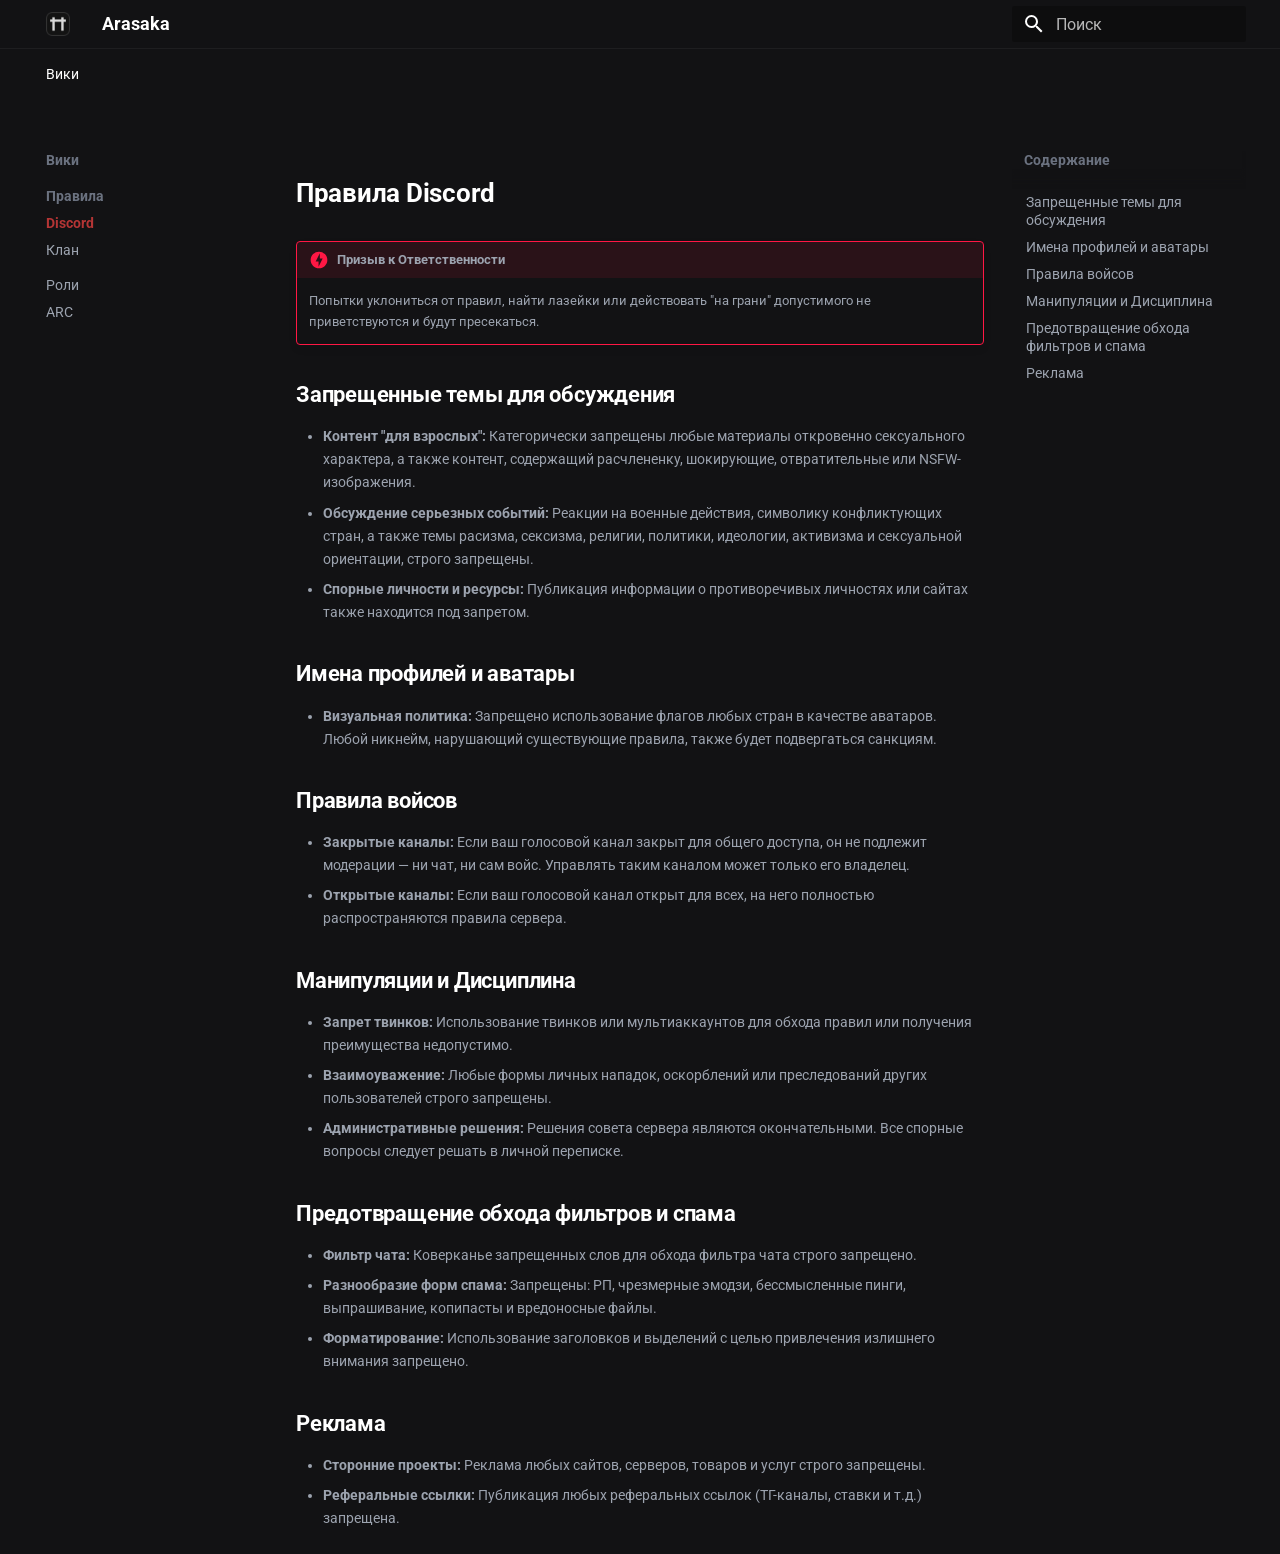
<file: rules/discord/index.html>
<!doctype html>
<html lang="ru" class="no-js">
  <head>
    
      <meta charset="utf-8">
      <meta name="viewport" content="width=device-width,initial-scale=1">
      
      
      
      
      
        <link rel="next" href="../clan/">
      
      
        
      
      
      <link rel="icon" href="../../assets/asa-logo-480.png">
      <meta name="generator" content="mkdocs-1.6.1, mkdocs-material-9.7.6">
    
    
      
        <title>Discord - Arasaka</title>
      
    
    
      <link rel="stylesheet" href="../../assets/stylesheets/main.484c7ddc.min.css">
      
        
        <link rel="stylesheet" href="../../assets/stylesheets/palette.ab4e12ef.min.css">
      
      


    
    
      
    
    
      
        
        
        <link rel="preconnect" href="https://fonts.gstatic.com" crossorigin>
        <link rel="stylesheet" href="https://fonts.googleapis.com/css?family=Roboto:300,300i,400,400i,700,700i%7CRoboto+Mono:400,400i,700,700i&display=fallback">
        <style>:root{--md-text-font:"Roboto";--md-code-font:"Roboto Mono"}</style>
      
    
    
      <link rel="stylesheet" href="../../extra.css">
    
    <script>__md_scope=new URL("../..",location),__md_hash=e=>[...e].reduce(((e,_)=>(e<<5)-e+_.charCodeAt(0)),0),__md_get=(e,_=localStorage,t=__md_scope)=>JSON.parse(_.getItem(t.pathname+"."+e)),__md_set=(e,_,t=localStorage,a=__md_scope)=>{try{t.setItem(a.pathname+"."+e,JSON.stringify(_))}catch(e){}}</script>
    
      

    
    
  </head>
  
  
    
    
    
    
    
    <body dir="ltr" data-md-color-scheme="slate" data-md-color-primary="black" data-md-color-accent="red">
  
    
    <input class="md-toggle" data-md-toggle="drawer" type="checkbox" id="__drawer" autocomplete="off">
    <input class="md-toggle" data-md-toggle="search" type="checkbox" id="__search" autocomplete="off">
    <label class="md-overlay" for="__drawer"></label>
    <div data-md-component="skip">
      
        
        <a href="#discord" class="md-skip">
          Перейти к содержанию
        </a>
      
    </div>
    <div data-md-component="announce">
      
    </div>
    
    
      

<header class="md-header" data-md-component="header">
  <nav class="md-header__inner md-grid" aria-label="Верхний колонтитул">
    <a href="../.." title="Arasaka" class="md-header__button md-logo" aria-label="Arasaka" data-md-component="logo">
      
  <img src="../../assets/asa-logo-480.png" alt="logo">

    </a>
    <label class="md-header__button md-icon" for="__drawer">
      
      <svg xmlns="http://www.w3.org/2000/svg" viewBox="0 0 24 24"><path d="M3 6h18v2H3zm0 5h18v2H3zm0 5h18v2H3z"/></svg>
    </label>
    <div class="md-header__title" data-md-component="header-title">
      <div class="md-header__ellipsis">
        <div class="md-header__topic">
          <span class="md-ellipsis">
            Arasaka
          </span>
        </div>
        <div class="md-header__topic" data-md-component="header-topic">
          <span class="md-ellipsis">
            
              Discord
            
          </span>
        </div>
      </div>
    </div>
    
      
    
    
    
    
      
      
        <label class="md-header__button md-icon" for="__search">
          
          <svg xmlns="http://www.w3.org/2000/svg" viewBox="0 0 24 24"><path d="M9.5 3A6.5 6.5 0 0 1 16 9.5c0 1.61-.59 3.09-1.56 4.23l.27.27h.79l5 5-1.5 1.5-5-5v-.79l-.27-.27A6.52 6.52 0 0 1 9.5 16 6.5 6.5 0 0 1 3 9.5 6.5 6.5 0 0 1 9.5 3m0 2C7 5 5 7 5 9.5S7 14 9.5 14 14 12 14 9.5 12 5 9.5 5"/></svg>
        </label>
        <div class="md-search" data-md-component="search" role="dialog">
  <label class="md-search__overlay" for="__search"></label>
  <div class="md-search__inner" role="search">
    <form class="md-search__form" name="search">
      <input type="text" class="md-search__input" name="query" aria-label="Поиск" placeholder="Поиск" autocapitalize="off" autocorrect="off" autocomplete="off" spellcheck="false" data-md-component="search-query" required>
      <label class="md-search__icon md-icon" for="__search">
        
        <svg xmlns="http://www.w3.org/2000/svg" viewBox="0 0 24 24"><path d="M9.5 3A6.5 6.5 0 0 1 16 9.5c0 1.61-.59 3.09-1.56 4.23l.27.27h.79l5 5-1.5 1.5-5-5v-.79l-.27-.27A6.52 6.52 0 0 1 9.5 16 6.5 6.5 0 0 1 3 9.5 6.5 6.5 0 0 1 9.5 3m0 2C7 5 5 7 5 9.5S7 14 9.5 14 14 12 14 9.5 12 5 9.5 5"/></svg>
        
        <svg xmlns="http://www.w3.org/2000/svg" viewBox="0 0 24 24"><path d="M20 11v2H8l5.5 5.5-1.42 1.42L4.16 12l7.92-7.92L13.5 5.5 8 11z"/></svg>
      </label>
      <nav class="md-search__options" aria-label="Поиск">
        
        <button type="reset" class="md-search__icon md-icon" title="Очистить" aria-label="Очистить" tabindex="-1">
          
          <svg xmlns="http://www.w3.org/2000/svg" viewBox="0 0 24 24"><path d="M19 6.41 17.59 5 12 10.59 6.41 5 5 6.41 10.59 12 5 17.59 6.41 19 12 13.41 17.59 19 19 17.59 13.41 12z"/></svg>
        </button>
      </nav>
      
    </form>
    <div class="md-search__output">
      <div class="md-search__scrollwrap" tabindex="0" data-md-scrollfix>
        <div class="md-search-result" data-md-component="search-result">
          <div class="md-search-result__meta">
            Инициализация поиска
          </div>
          <ol class="md-search-result__list" role="presentation"></ol>
        </div>
      </div>
    </div>
  </div>
</div>
      
    
    
  </nav>
  
</header>
    
    <div class="md-container" data-md-component="container">
      
      
        
          
            
<nav class="md-tabs" aria-label="Вкладки" data-md-component="tabs">
  <div class="md-grid">
    <ul class="md-tabs__list">
      
        
  
  
  
    
  
  
    
    
      
  
  
  
    
  
  
    
    
      <li class="md-tabs__item md-tabs__item--active">
        <a href="./" class="md-tabs__link">
          
  
  
  Вики

        </a>
      </li>
    
  

    
  

      
    </ul>
  </div>
</nav>
          
        
      
      <main class="md-main" data-md-component="main">
        <div class="md-main__inner md-grid">
          
            
              
              <div class="md-sidebar md-sidebar--primary" data-md-component="sidebar" data-md-type="navigation" >
                <div class="md-sidebar__scrollwrap">
                  <div class="md-sidebar__inner">
                    


  


<nav class="md-nav md-nav--primary md-nav--lifted" aria-label="Навигация" data-md-level="0">
  <label class="md-nav__title" for="__drawer">
    <a href="../.." title="Arasaka" class="md-nav__button md-logo" aria-label="Arasaka" data-md-component="logo">
      
  <img src="../../assets/asa-logo-480.png" alt="logo">

    </a>
    Arasaka
  </label>
  
  <ul class="md-nav__list" data-md-scrollfix>
    
      
      
  
  
    
  
  
  
    
    
    
    
      
        
        
      
      
        
      
    
    
    <li class="md-nav__item md-nav__item--active md-nav__item--section md-nav__item--nested">
      
        
        
        <input class="md-nav__toggle md-toggle " type="checkbox" id="__nav_1" checked>
        
          
          <label class="md-nav__link" for="__nav_1" id="__nav_1_label" tabindex="">
            
  
  
  <span class="md-ellipsis">
    
  
    Вики
  

    
  </span>
  
  

            <span class="md-nav__icon md-icon"></span>
          </label>
        
        <nav class="md-nav" data-md-level="1" aria-labelledby="__nav_1_label" aria-expanded="true">
          <label class="md-nav__title" for="__nav_1">
            <span class="md-nav__icon md-icon"></span>
            
  
    Вики
  

          </label>
          <ul class="md-nav__list" data-md-scrollfix>
            
              
                
  
  
    
  
  
  
    
    
    
    
      
      
        
          
          
        
      
    
    
    <li class="md-nav__item md-nav__item--active md-nav__item--section md-nav__item--nested">
      
        
        
        <input class="md-nav__toggle md-toggle " type="checkbox" id="__nav_1_1" checked>
        
          
          <label class="md-nav__link" for="__nav_1_1" id="__nav_1_1_label" tabindex="">
            
  
  
  <span class="md-ellipsis">
    
  
    Правила
  

    
  </span>
  
  

            <span class="md-nav__icon md-icon"></span>
          </label>
        
        <nav class="md-nav" data-md-level="2" aria-labelledby="__nav_1_1_label" aria-expanded="true">
          <label class="md-nav__title" for="__nav_1_1">
            <span class="md-nav__icon md-icon"></span>
            
  
    Правила
  

          </label>
          <ul class="md-nav__list" data-md-scrollfix>
            
              
                
  
  
    
  
  
  
    <li class="md-nav__item md-nav__item--active">
      
      <input class="md-nav__toggle md-toggle" type="checkbox" id="__toc">
      
      
        
      
      
        <label class="md-nav__link md-nav__link--active" for="__toc">
          
  
  
  <span class="md-ellipsis">
    
  
    Discord
  

    
  </span>
  
  

          <span class="md-nav__icon md-icon"></span>
        </label>
      
      <a href="./" class="md-nav__link md-nav__link--active">
        
  
  
  <span class="md-ellipsis">
    
  
    Discord
  

    
  </span>
  
  

      </a>
      
        

<nav class="md-nav md-nav--secondary" aria-label="Содержание">
  
  
  
    
  
  
    <label class="md-nav__title" for="__toc">
      <span class="md-nav__icon md-icon"></span>
      Содержание
    </label>
    <ul class="md-nav__list" data-md-component="toc" data-md-scrollfix>
      
        <li class="md-nav__item">
  <a href="#_1" class="md-nav__link">
    <span class="md-ellipsis">
      
        Запрещенные темы для обсуждения
      
    </span>
  </a>
  
</li>
      
        <li class="md-nav__item">
  <a href="#_2" class="md-nav__link">
    <span class="md-ellipsis">
      
        Имена профилей и аватары
      
    </span>
  </a>
  
</li>
      
        <li class="md-nav__item">
  <a href="#_3" class="md-nav__link">
    <span class="md-ellipsis">
      
        Правила войсов
      
    </span>
  </a>
  
</li>
      
        <li class="md-nav__item">
  <a href="#_4" class="md-nav__link">
    <span class="md-ellipsis">
      
        Манипуляции и Дисциплина
      
    </span>
  </a>
  
</li>
      
        <li class="md-nav__item">
  <a href="#_5" class="md-nav__link">
    <span class="md-ellipsis">
      
        Предотвращение обхода фильтров и спама
      
    </span>
  </a>
  
</li>
      
        <li class="md-nav__item">
  <a href="#_6" class="md-nav__link">
    <span class="md-ellipsis">
      
        Реклама
      
    </span>
  </a>
  
</li>
      
    </ul>
  
</nav>
      
    </li>
  

              
            
              
                
  
  
  
  
    <li class="md-nav__item">
      <a href="../clan/" class="md-nav__link">
        
  
  
  <span class="md-ellipsis">
    
  
    Клан
  

    
  </span>
  
  

      </a>
    </li>
  

              
            
          </ul>
        </nav>
      
    </li>
  

              
            
              
                
  
  
  
  
    <li class="md-nav__item">
      <a href="../../roles/" class="md-nav__link">
        
  
  
  <span class="md-ellipsis">
    
  
    Роли
  

    
  </span>
  
  

      </a>
    </li>
  

              
            
              
                
  
  
  
  
    <li class="md-nav__item">
      <a href="../../arc/" class="md-nav__link">
        
  
  
  <span class="md-ellipsis">
    
  
    ARC
  

    
  </span>
  
  

      </a>
    </li>
  

              
            
          </ul>
        </nav>
      
    </li>
  

    
  </ul>
</nav>
                  </div>
                </div>
              </div>
            
            
              
              <div class="md-sidebar md-sidebar--secondary" data-md-component="sidebar" data-md-type="toc" >
                <div class="md-sidebar__scrollwrap">
                  <div class="md-sidebar__inner">
                    

<nav class="md-nav md-nav--secondary" aria-label="Содержание">
  
  
  
    
  
  
    <label class="md-nav__title" for="__toc">
      <span class="md-nav__icon md-icon"></span>
      Содержание
    </label>
    <ul class="md-nav__list" data-md-component="toc" data-md-scrollfix>
      
        <li class="md-nav__item">
  <a href="#_1" class="md-nav__link">
    <span class="md-ellipsis">
      
        Запрещенные темы для обсуждения
      
    </span>
  </a>
  
</li>
      
        <li class="md-nav__item">
  <a href="#_2" class="md-nav__link">
    <span class="md-ellipsis">
      
        Имена профилей и аватары
      
    </span>
  </a>
  
</li>
      
        <li class="md-nav__item">
  <a href="#_3" class="md-nav__link">
    <span class="md-ellipsis">
      
        Правила войсов
      
    </span>
  </a>
  
</li>
      
        <li class="md-nav__item">
  <a href="#_4" class="md-nav__link">
    <span class="md-ellipsis">
      
        Манипуляции и Дисциплина
      
    </span>
  </a>
  
</li>
      
        <li class="md-nav__item">
  <a href="#_5" class="md-nav__link">
    <span class="md-ellipsis">
      
        Предотвращение обхода фильтров и спама
      
    </span>
  </a>
  
</li>
      
        <li class="md-nav__item">
  <a href="#_6" class="md-nav__link">
    <span class="md-ellipsis">
      
        Реклама
      
    </span>
  </a>
  
</li>
      
    </ul>
  
</nav>
                  </div>
                </div>
              </div>
            
          
          
            <div class="md-content" data-md-component="content">
              
              <article class="md-content__inner md-typeset">
                
                  



<h1 id="discord">Правила Discord</h1>
<div class="admonition danger">
<p class="admonition-title">Призыв к Ответственности</p>
<p>Попытки уклониться от правил, найти лазейки или действовать "на грани" допустимого не приветствуются и будут пресекаться.</p>
</div>
<h2 id="_1"><strong>Запрещенные темы для обсуждения</strong></h2>
<ul>
<li><strong>Контент "для взрослых":</strong> Категорически запрещены любые материалы откровенно сексуального характера, а также контент, содержащий расчлененку, шокирующие, отвратительные или NSFW-изображения.</li>
<li><strong>Обсуждение серьезных событий:</strong> Реакции на военные действия, символику конфликтующих стран, а также темы расизма, сексизма, религии, политики, идеологии, активизма и сексуальной ориентации, строго запрещены.</li>
<li><strong>Спорные личности и ресурсы:</strong> Публикация информации о противоречивых личностях или сайтах также находится под запретом.</li>
</ul>
<h2 id="_2"><strong>Имена профилей и аватары</strong></h2>
<ul>
<li><strong>Визуальная политика:</strong> Запрещено использование флагов любых стран в качестве аватаров. Любой никнейм, нарушающий существующие правила, также будет подвергаться санкциям.</li>
</ul>
<h2 id="_3"><strong>Правила войсов</strong></h2>
<ul>
<li><strong>Закрытые каналы:</strong> Если ваш голосовой канал закрыт для общего доступа, он не подлежит модерации — ни чат, ни сам войс. Управлять таким каналом может только его владелец.</li>
<li><strong>Открытые каналы:</strong> Если ваш голосовой канал открыт для всех, на него полностью распространяются правила сервера.</li>
</ul>
<h2 id="_4"><strong>Манипуляции и Дисциплина</strong></h2>
<ul>
<li><strong>Запрет твинков:</strong> Использование твинков или мультиаккаунтов для обхода правил или получения преимущества недопустимо.</li>
<li><strong>Взаимоуважение:</strong> Любые формы личных нападок, оскорблений или преследований других пользователей строго запрещены.</li>
<li><strong>Административные решения:</strong> Решения совета сервера являются окончательными. Все спорные вопросы следует решать в личной переписке.</li>
</ul>
<h2 id="_5"><strong>Предотвращение обхода фильтров и спама</strong></h2>
<ul>
<li><strong>Фильтр чата:</strong> Коверканье запрещенных слов для обхода фильтра чата строго запрещено.</li>
<li><strong>Разнообразие форм спама:</strong> Запрещены: РП, чрезмерные эмодзи, бессмысленные пинги, выпрашивание, копипасты и вредоносные файлы.</li>
<li><strong>Форматирование:</strong> Использование заголовков и выделений с целью привлечения излишнего внимания запрещено.</li>
</ul>
<h2 id="_6"><strong>Реклама</strong></h2>
<ul>
<li><strong>Сторонние проекты:</strong> Реклама любых сайтов, серверов, товаров и услуг строго запрещены.</li>
<li><strong>Реферальные ссылки:</strong> Публикация любых реферальных ссылок (ТГ-каналы, ставки и т.д.) запрещена.</li>
</ul>












                
              </article>
            </div>
          
          
  <script>var tabs=__md_get("__tabs");if(Array.isArray(tabs))e:for(var set of document.querySelectorAll(".tabbed-set")){var labels=set.querySelector(".tabbed-labels");for(var tab of tabs)for(var label of labels.getElementsByTagName("label"))if(label.innerText.trim()===tab){var input=document.getElementById(label.htmlFor);input.checked=!0;continue e}}</script>

<script>var target=document.getElementById(location.hash.slice(1));target&&target.name&&(target.checked=target.name.startsWith("__tabbed_"))</script>
        </div>
        
      </main>
      
        <footer class="md-footer">
  
  <div class="md-footer-meta md-typeset">
    <div class="md-footer-meta__inner md-grid">
      <div class="md-copyright">
  
  
</div>
      
    </div>
  </div>
</footer>
      
    </div>
    <div class="md-dialog" data-md-component="dialog">
      <div class="md-dialog__inner md-typeset"></div>
    </div>
    
    
    
      
      
      <script id="__config" type="application/json">{"annotate": null, "base": "../..", "features": ["navigation.tabs", "navigation.sections", "content.tabs.link"], "search": "../../assets/javascripts/workers/search.2c215733.min.js", "tags": null, "translations": {"clipboard.copied": "\u0421\u043a\u043e\u043f\u0438\u0440\u043e\u0432\u0430\u043d\u043e \u0432 \u0431\u0443\u0444\u0435\u0440", "clipboard.copy": "\u041a\u043e\u043f\u0438\u0440\u043e\u0432\u0430\u0442\u044c \u0432 \u0431\u0443\u0444\u0435\u0440", "search.result.more.one": "\u0415\u0449\u0451 1 \u043d\u0430 \u044d\u0442\u043e\u0439 \u0441\u0442\u0440\u0430\u043d\u0438\u0446\u0435", "search.result.more.other": "\u0415\u0449\u0451 # \u043d\u0430 \u044d\u0442\u043e\u0439 \u0441\u0442\u0440\u0430\u043d\u0438\u0446\u0435", "search.result.none": "\u0421\u043e\u0432\u043f\u0430\u0434\u0435\u043d\u0438\u0439 \u043d\u0435 \u043d\u0430\u0439\u0434\u0435\u043d\u043e", "search.result.one": "\u041d\u0430\u0439\u0434\u0435\u043d\u043e 1 \u0441\u043e\u0432\u043f\u0430\u0434\u0435\u043d\u0438\u0435", "search.result.other": "\u041d\u0430\u0439\u0434\u0435\u043d\u043e \u0441\u043e\u0432\u043f\u0430\u0434\u0435\u043d\u0438\u0439: #", "search.result.placeholder": "\u041d\u0430\u0447\u043d\u0438\u0442\u0435 \u043f\u0435\u0447\u0430\u0442\u0430\u0442\u044c \u0434\u043b\u044f \u043f\u043e\u0438\u0441\u043a\u0430", "search.result.term.missing": "\u041e\u0442\u0441\u0443\u0442\u0441\u0442\u0432\u0443\u0435\u0442", "select.version": "\u0412\u044b\u0431\u0435\u0440\u0438\u0442\u0435 \u0432\u0435\u0440\u0441\u0438\u044e"}, "version": null}</script>
    
    
      <script src="../../assets/javascripts/bundle.79ae519e.min.js"></script>
      
    
  </body>
</html>
</file>
<file: extra.css>
[data-md-color-scheme="slate"] {
    --md-default-bg-color:        #121214 !important; 
    --md-default-bg-color--light: #121214 !important;
    --md-default-fg-color:        #9CA3AF; 
    --md-default-fg-color--light: #6B7280;
    --md-typeset-color:           #9CA3AF;
    --md-accent-fg-color:         #B43535;
    --md-primary-fg-color:        #121214 !important;
}

:root {
    --md-text-font-size: 0.72rem;
}

.md-typeset {
    font-size: 0.72rem;
    line-height: 1.6;
    color: #9CA3AF;
}

.md-typeset h1, .md-typeset h2, .md-typeset h3 {
    color: #FFFFFF !important;
    font-weight: 700;
}

.md-typeset h1 { font-size: 1.3rem; margin-bottom: 1.5rem; }
.md-typeset h2 { font-size: 1.1rem; }

.md-typeset a {
    color: #B43535 !important;
    text-decoration: none;
}

.md-sidebar, 
.md-sidebar__inner, 
.md-nav,
.md-nav__list,
.md-nav__item,
.md-nav__link {
    background-color: transparent !important;
    background: none !important;
    box-shadow: none !important;
    mask-image: none !important;
    -webkit-mask-image: none !important;
    outline: none !important;
}

.md-nav__title::after,
.md-nav__item::after,
.md-nav__link::after,
.md-sidebar__inner::after {
    display: none !important;
    content: none !important;
}

.md-header {
    background-color: #121214 !important;
    box-shadow: none !important;
    border-bottom: 1px solid rgba(255, 255, 255, 0.05);
}

.md-tabs {
    background-color: #121214 !important;
}

.md-tabs__link--active {
    color: #B43535 !important;
}

.md-footer {
    display: none !important;
}

.md-content {
    background-color: transparent !important;
}

.md-content__inner {
    margin-top: 1.5rem;
}

.md-nav__link--active {
    color: #B43535 !important;
    font-weight: 700;
}

.template-index .md-sidebar,
[data-md-main-steps] .md-sidebar {
    display: none !important;
}

.template-index .md-content {
    max-width: 100% !important;
    margin: 0 auto;
}

/* ОГРАНИЧИВАЕМ КАСТОМНЫЕ СТИЛИ МЕНЮ ТОЛЬКО ДЛЯ ПК */
@media screen and (min-width: 76.25em) {
    .md-sidebar--primary .md-nav__title[for="__drawer"] {
        font-size: 0;
    }

    .md-sidebar--primary .md-nav__title[for="__drawer"]::before {
        content: "Правила";
        font-size: 0.8rem;
        color: #FFFFFF;
        font-weight: 700;
    }

    .md-sidebar--secondary .md-nav__title {
        margin-bottom: 1.5rem !important;
    }

    .md-sidebar--secondary .md-nav__link--active {
        background-color: rgba(125, 37, 37, 0.1) !important;
        color: #B43535 !important;
        border-left: none !important; 
        border-radius: 4px !important; 
        padding-left: 0.5rem !important;
        padding-right: 0.5rem !important;
    }
}

/* ФИКС ДЛЯ МОБИЛОК (Сброс наложений) */
@media screen and (max-width: 76.24em) {
    .md-sidebar--primary .md-nav__title[for="__drawer"] {
        font-size: 1rem !important; 
        line-height: normal !important;
    }
    
    .md-sidebar--primary .md-nav__title[for="__drawer"]::before {
        content: "" !important; 
    }
}

.md-sidebar--secondary .md-nav__link {
    transition: all 0.2s ease;
    border-left: 2px solid transparent;
}

.md-sidebar--secondary .md-nav__link:hover {
    background-color: rgba(255, 255, 255, 0.05);
    color: #FFFFFF;
}

.md-sidebar--secondary .md-nav__title {
    margin-bottom: 1.2rem !important;
}
</file>
<file: assets/stylesheets/main.484c7ddc.min.css>
@charset "UTF-8";html{-webkit-text-size-adjust:none;-moz-text-size-adjust:none;text-size-adjust:none;box-sizing:border-box}*,:after,:before{box-sizing:inherit}@media (prefers-reduced-motion){*,:after,:before{transition:none!important}}body{margin:0}a,button,input,label{-webkit-tap-highlight-color:transparent}a{color:inherit;text-decoration:none}hr{border:0;box-sizing:initial;display:block;height:.05rem;overflow:visible;padding:0}small{font-size:80%}sub,sup{line-height:1em}img{border-style:none}table{border-collapse:initial;border-spacing:0}td,th{font-weight:400;vertical-align:top}button{background:#0000;border:0;font-family:inherit;font-size:inherit;margin:0;padding:0}input{border:0;outline:none}:root{--md-primary-fg-color:#4051b5;--md-primary-fg-color--light:#5d6cc0;--md-primary-fg-color--dark:#303fa1;--md-primary-bg-color:#fff;--md-primary-bg-color--light:#ffffffb3;--md-accent-fg-color:#526cfe;--md-accent-fg-color--transparent:#526cfe1a;--md-accent-bg-color:#fff;--md-accent-bg-color--light:#ffffffb3}[data-md-color-scheme=default]{color-scheme:light}[data-md-color-scheme=default] img[src$="#gh-dark-mode-only"],[data-md-color-scheme=default] img[src$="#only-dark"]{display:none}:root,[data-md-color-scheme=default]{--md-hue:225deg;--md-default-fg-color:#000000de;--md-default-fg-color--light:#0000008a;--md-default-fg-color--lighter:#00000052;--md-default-fg-color--lightest:#00000012;--md-default-bg-color:#fff;--md-default-bg-color--light:#ffffffb3;--md-default-bg-color--lighter:#ffffff4d;--md-default-bg-color--lightest:#ffffff1f;--md-code-fg-color:#36464e;--md-code-bg-color:#f5f5f5;--md-code-bg-color--light:#f5f5f5b3;--md-code-bg-color--lighter:#f5f5f54d;--md-code-hl-color:#4287ff;--md-code-hl-color--light:#4287ff1a;--md-code-hl-number-color:#d52a2a;--md-code-hl-special-color:#db1457;--md-code-hl-function-color:#a846b9;--md-code-hl-constant-color:#6e59d9;--md-code-hl-keyword-color:#3f6ec6;--md-code-hl-string-color:#1c7d4d;--md-code-hl-name-color:var(--md-code-fg-color);--md-code-hl-operator-color:var(--md-default-fg-color--light);--md-code-hl-punctuation-color:var(--md-default-fg-color--light);--md-code-hl-comment-color:var(--md-default-fg-color--light);--md-code-hl-generic-color:var(--md-default-fg-color--light);--md-code-hl-variable-color:var(--md-default-fg-color--light);--md-typeset-color:var(--md-default-fg-color);--md-typeset-a-color:var(--md-primary-fg-color);--md-typeset-del-color:#f5503d26;--md-typeset-ins-color:#0bd57026;--md-typeset-kbd-color:#fafafa;--md-typeset-kbd-accent-color:#fff;--md-typeset-kbd-border-color:#b8b8b8;--md-typeset-mark-color:#ffff0080;--md-typeset-table-color:#0000001f;--md-typeset-table-color--light:rgba(0,0,0,.035);--md-admonition-fg-color:var(--md-default-fg-color);--md-admonition-bg-color:var(--md-default-bg-color);--md-warning-fg-color:#000000de;--md-warning-bg-color:#ff9;--md-footer-fg-color:#fff;--md-footer-fg-color--light:#ffffffb3;--md-footer-fg-color--lighter:#ffffff73;--md-footer-bg-color:#000000de;--md-footer-bg-color--dark:#00000052;--md-shadow-z1:0 0.2rem 0.5rem #0000000d,0 0 0.05rem #0000001a;--md-shadow-z2:0 0.2rem 0.5rem #0000001a,0 0 0.05rem #00000040;--md-shadow-z3:0 0.2rem 0.5rem #0003,0 0 0.05rem #00000059}.md-icon svg{fill:currentcolor;display:block;height:1.2rem;width:1.2rem}body{-webkit-font-smoothing:antialiased;-moz-osx-font-smoothing:grayscale;--md-text-font-family:var(--md-text-font,_),-apple-system,BlinkMacSystemFont,Helvetica,Arial,sans-serif;--md-code-font-family:var(--md-code-font,_),SFMono-Regular,Consolas,Menlo,monospace}aside,body,input{font-feature-settings:"kern","liga";color:var(--md-typeset-color);font-family:var(--md-text-font-family)}code,kbd,pre{font-feature-settings:"kern";font-family:var(--md-code-font-family)}:root{--md-typeset-table-sort-icon:url('data:image/svg+xml;charset=utf-8,<svg xmlns="http://www.w3.org/2000/svg" viewBox="0 0 24 24"><path d="m18 21-4-4h3V7h-3l4-4 4 4h-3v10h3M2 19v-2h10v2M2 13v-2h7v2M2 7V5h4v2z"/></svg>');--md-typeset-table-sort-icon--asc:url('data:image/svg+xml;charset=utf-8,<svg xmlns="http://www.w3.org/2000/svg" viewBox="0 0 24 24"><path d="M19 17h3l-4 4-4-4h3V3h2M2 17h10v2H2M6 5v2H2V5m0 6h7v2H2z"/></svg>');--md-typeset-table-sort-icon--desc:url('data:image/svg+xml;charset=utf-8,<svg xmlns="http://www.w3.org/2000/svg" viewBox="0 0 24 24"><path d="M19 7h3l-4-4-4 4h3v14h2M2 17h10v2H2M6 5v2H2V5m0 6h7v2H2z"/></svg>')}.md-typeset{-webkit-print-color-adjust:exact;color-adjust:exact;font-size:.8rem;line-height:1.6;overflow-wrap:break-word}@media print{.md-typeset{font-size:.68rem}}.md-typeset blockquote,.md-typeset dl,.md-typeset figure,.md-typeset ol,.md-typeset pre,.md-typeset ul{margin-bottom:1em;margin-top:1em}.md-typeset h1{color:var(--md-default-fg-color--light);font-size:2em;line-height:1.3;margin:0 0 1.25em}.md-typeset h1,.md-typeset h2{font-weight:300;letter-spacing:-.01em}.md-typeset h2{font-size:1.5625em;line-height:1.4;margin:1.6em 0 .64em}.md-typeset h3{font-size:1.25em;font-weight:400;letter-spacing:-.01em;line-height:1.5;margin:1.6em 0 .8em}.md-typeset h2+h3{margin-top:.8em}.md-typeset h4{font-weight:700;letter-spacing:-.01em;margin:1em 0}.md-typeset h5,.md-typeset h6{color:var(--md-default-fg-color--light);font-size:.8em;font-weight:700;letter-spacing:-.01em;margin:1.25em 0}.md-typeset h5{text-transform:uppercase}.md-typeset h5 code{text-transform:none}.md-typeset hr{border-bottom:.05rem solid var(--md-default-fg-color--lightest);display:flow-root;margin:1.5em 0}.md-typeset a{color:var(--md-typeset-a-color);word-break:break-word}.md-typeset a,.md-typeset a:before{transition:color 125ms}.md-typeset a:focus,.md-typeset a:hover{color:var(--md-accent-fg-color)}.md-typeset a:focus code,.md-typeset a:hover code{background-color:var(--md-accent-fg-color--transparent);color:var(--md-accent-fg-color)}.md-typeset a code{color:var(--md-typeset-a-color)}.md-typeset a.focus-visible{outline-color:var(--md-accent-fg-color);outline-offset:.2rem}.md-typeset code,.md-typeset kbd,.md-typeset pre{color:var(--md-code-fg-color);direction:ltr;font-variant-ligatures:none;transition:background-color 125ms}@media print{.md-typeset code,.md-typeset kbd,.md-typeset pre{white-space:pre-wrap}}.md-typeset code{background-color:var(--md-code-bg-color);border-radius:.1rem;-webkit-box-decoration-break:clone;box-decoration-break:clone;font-size:.85em;padding:0 .2941176471em;transition:color 125ms,background-color 125ms;word-break:break-word}.md-typeset code:not(.focus-visible){-webkit-tap-highlight-color:transparent;outline:none}.md-typeset pre{display:flow-root;line-height:1.4;position:relative}.md-typeset pre>code{-webkit-box-decoration-break:slice;box-decoration-break:slice;box-shadow:none;display:block;margin:0;outline-color:var(--md-accent-fg-color);overflow:auto;padding:.7720588235em 1.1764705882em;scrollbar-color:var(--md-default-fg-color--lighter) #0000;scrollbar-width:thin;touch-action:auto;word-break:normal}.md-typeset pre>code:hover{scrollbar-color:var(--md-accent-fg-color) #0000}.md-typeset pre>code::-webkit-scrollbar{height:.2rem;width:.2rem}.md-typeset pre>code::-webkit-scrollbar-thumb{background-color:var(--md-default-fg-color--lighter)}.md-typeset pre>code::-webkit-scrollbar-thumb:hover{background-color:var(--md-accent-fg-color)}.md-typeset kbd{background-color:var(--md-typeset-kbd-color);border-radius:.1rem;box-shadow:0 .1rem 0 .05rem var(--md-typeset-kbd-border-color),0 .1rem 0 var(--md-typeset-kbd-border-color),0 -.1rem .2rem var(--md-typeset-kbd-accent-color) inset;color:var(--md-default-fg-color);display:inline-block;font-size:.75em;padding:0 .6666666667em;vertical-align:text-top;word-break:break-word}.md-typeset mark{background-color:var(--md-typeset-mark-color);-webkit-box-decoration-break:clone;box-decoration-break:clone;color:inherit;word-break:break-word}.md-typeset abbr{cursor:help;text-decoration:none}.md-typeset [data-preview],.md-typeset abbr{border-bottom:.05rem dotted var(--md-default-fg-color--light)}.md-typeset small{opacity:.75}[dir=ltr] .md-typeset sub,[dir=ltr] .md-typeset sup{margin-left:.078125em}[dir=rtl] .md-typeset sub,[dir=rtl] .md-typeset sup{margin-right:.078125em}[dir=ltr] .md-typeset blockquote{padding-left:.6rem}[dir=rtl] .md-typeset blockquote{padding-right:.6rem}[dir=ltr] .md-typeset blockquote{border-left:.2rem solid var(--md-default-fg-color--lighter)}[dir=rtl] .md-typeset blockquote{border-right:.2rem solid var(--md-default-fg-color--lighter)}.md-typeset blockquote{color:var(--md-default-fg-color--light);margin-left:0;margin-right:0}.md-typeset ul{list-style-type:disc}.md-typeset ul[type]{list-style-type:revert-layer}[dir=ltr] .md-typeset ol,[dir=ltr] .md-typeset ul{margin-left:.625em}[dir=rtl] .md-typeset ol,[dir=rtl] .md-typeset ul{margin-right:.625em}.md-typeset ol,.md-typeset ul{padding:0}.md-typeset ol:not([hidden]),.md-typeset ul:not([hidden]){display:flow-root}.md-typeset ol ol,.md-typeset ul ol{list-style-type:lower-alpha}.md-typeset ol ol ol,.md-typeset ul ol ol{list-style-type:lower-roman}.md-typeset ol ol ol ol,.md-typeset ul ol ol ol{list-style-type:upper-alpha}.md-typeset ol ol ol ol ol,.md-typeset ul ol ol ol ol{list-style-type:upper-roman}.md-typeset ol[type],.md-typeset ul[type]{list-style-type:revert-layer}[dir=ltr] .md-typeset ol li,[dir=ltr] .md-typeset ul li{margin-left:1.25em}[dir=rtl] .md-typeset ol li,[dir=rtl] .md-typeset ul li{margin-right:1.25em}.md-typeset ol li,.md-typeset ul li{margin-bottom:.5em}.md-typeset ol li blockquote,.md-typeset ol li p,.md-typeset ul li blockquote,.md-typeset ul li p{margin:.5em 0}.md-typeset ol li:last-child,.md-typeset ul li:last-child{margin-bottom:0}[dir=ltr] .md-typeset ol li ol,[dir=ltr] .md-typeset ol li ul,[dir=ltr] .md-typeset ul li ol,[dir=ltr] .md-typeset ul li ul{margin-left:.625em}[dir=rtl] .md-typeset ol li ol,[dir=rtl] .md-typeset ol li ul,[dir=rtl] .md-typeset ul li ol,[dir=rtl] .md-typeset ul li ul{margin-right:.625em}.md-typeset ol li ol,.md-typeset ol li ul,.md-typeset ul li ol,.md-typeset ul li ul{margin-bottom:.5em;margin-top:.5em}[dir=ltr] .md-typeset dd{margin-left:1.875em}[dir=rtl] .md-typeset dd{margin-right:1.875em}.md-typeset dd{margin-bottom:1.5em;margin-top:1em}.md-typeset img,.md-typeset svg,.md-typeset video{height:auto;max-width:100%}.md-typeset img[align=left]{margin:1em 1em 1em 0}.md-typeset img[align=right]{margin:1em 0 1em 1em}.md-typeset img[align]:only-child{margin-top:0}.md-typeset figure{display:flow-root;margin:1em auto;max-width:100%;text-align:center;width:fit-content}.md-typeset figure img{display:block;margin:0 auto}.md-typeset figcaption{font-style:italic;margin:1em auto;max-width:24rem}.md-typeset iframe{max-width:100%}.md-typeset table:not([class]){background-color:var(--md-default-bg-color);border:.05rem solid var(--md-typeset-table-color);border-radius:.1rem;display:inline-block;font-size:.64rem;max-width:100%;overflow:auto;touch-action:auto}@media print{.md-typeset table:not([class]){display:table}}.md-typeset table:not([class])+*{margin-top:1.5em}.md-typeset table:not([class]) td>:first-child,.md-typeset table:not([class]) th>:first-child{margin-top:0}.md-typeset table:not([class]) td>:last-child,.md-typeset table:not([class]) th>:last-child{margin-bottom:0}.md-typeset table:not([class]) td:not([align]),.md-typeset table:not([class]) th:not([align]){text-align:left}[dir=rtl] .md-typeset table:not([class]) td:not([align]),[dir=rtl] .md-typeset table:not([class]) th:not([align]){text-align:right}.md-typeset table:not([class]) th{font-weight:700;min-width:5rem;padding:.9375em 1.25em;vertical-align:top}.md-typeset table:not([class]) td{border-top:.05rem solid var(--md-typeset-table-color);padding:.9375em 1.25em;vertical-align:top}.md-typeset table:not([class]) tbody tr{transition:background-color 125ms}.md-typeset table:not([class]) tbody tr:hover{background-color:var(--md-typeset-table-color--light);box-shadow:0 .05rem 0 var(--md-default-bg-color) inset}.md-typeset table:not([class]) a{word-break:normal}.md-typeset table th[role=columnheader]{cursor:pointer}[dir=ltr] .md-typeset table th[role=columnheader]:after{margin-left:.5em}[dir=rtl] .md-typeset table th[role=columnheader]:after{margin-right:.5em}.md-typeset table th[role=columnheader]:after{content:"";display:inline-block;height:1.2em;-webkit-mask-image:var(--md-typeset-table-sort-icon);mask-image:var(--md-typeset-table-sort-icon);-webkit-mask-repeat:no-repeat;mask-repeat:no-repeat;-webkit-mask-size:contain;mask-size:contain;transition:background-color 125ms;vertical-align:text-bottom;width:1.2em}.md-typeset table th[role=columnheader]:hover:after{background-color:var(--md-default-fg-color--lighter)}.md-typeset table th[role=columnheader][aria-sort=ascending]:after{background-color:var(--md-default-fg-color--light);-webkit-mask-image:var(--md-typeset-table-sort-icon--asc);mask-image:var(--md-typeset-table-sort-icon--asc)}.md-typeset table th[role=columnheader][aria-sort=descending]:after{background-color:var(--md-default-fg-color--light);-webkit-mask-image:var(--md-typeset-table-sort-icon--desc);mask-image:var(--md-typeset-table-sort-icon--desc)}.md-typeset__scrollwrap{margin:1em -.8rem;overflow-x:auto;touch-action:auto}.md-typeset__table{display:inline-block;margin-bottom:.5em;padding:0 .8rem}@media print{.md-typeset__table{display:block}}html .md-typeset__table table{display:table;margin:0;overflow:hidden;width:100%}@media screen and (max-width:44.984375em){.md-content__inner>pre{margin:1em -.8rem}.md-content__inner>pre code{border-radius:0}}.md-typeset .md-author{border-radius:100%;display:block;flex-shrink:0;height:1.6rem;overflow:hidden;position:relative;transition:color 125ms,transform 125ms;width:1.6rem}.md-typeset .md-author img{display:block}.md-typeset .md-author--more{background:var(--md-default-fg-color--lightest);color:var(--md-default-fg-color--lighter);font-size:.6rem;font-weight:700;line-height:1.6rem;text-align:center}.md-typeset .md-author--long{height:2.4rem;width:2.4rem}.md-typeset a.md-author{transform:scale(1)}.md-typeset a.md-author img{border-radius:100%;filter:grayscale(100%) opacity(75%);transition:filter 125ms}.md-typeset a.md-author:focus,.md-typeset a.md-author:hover{transform:scale(1.1);z-index:1}.md-typeset a.md-author:focus img,.md-typeset a.md-author:hover img{filter:grayscale(0)}.md-banner{background-color:var(--md-footer-bg-color);color:var(--md-footer-fg-color);overflow:auto}@media print{.md-banner{display:none}}.md-banner--warning{background-color:var(--md-warning-bg-color);color:var(--md-warning-fg-color)}.md-banner__inner{font-size:.7rem;margin:.6rem auto;padding:0 .8rem}[dir=ltr] .md-banner__button{float:right}[dir=rtl] .md-banner__button{float:left}.md-banner__button{color:inherit;cursor:pointer;transition:opacity .25s}.no-js .md-banner__button{display:none}.md-banner__button:hover{opacity:.7}html{font-size:125%;height:100%;overflow-x:hidden}@media screen and (min-width:100em){html{font-size:137.5%}}@media screen and (min-width:125em){html{font-size:150%}}body{background-color:var(--md-default-bg-color);display:flex;flex-direction:column;font-size:.5rem;min-height:100%;position:relative;width:100%}@media print{body{display:block}}@media screen and (max-width:59.984375em){body[data-md-scrolllock]{position:fixed}}.md-grid{margin-left:auto;margin-right:auto;max-width:61rem}.md-container{display:flex;flex-direction:column;flex-grow:1}@media print{.md-container{display:block}}.md-main{flex-grow:1}.md-main__inner{display:flex;height:100%;margin-top:1.5rem}.md-ellipsis{overflow:hidden;text-overflow:ellipsis}.md-toggle{display:none}.md-option{height:0;opacity:0;position:absolute;width:0}.md-option:checked+label:not([hidden]){display:block}.md-option.focus-visible+label{outline-color:var(--md-accent-fg-color);outline-style:auto}.md-skip{background-color:var(--md-default-fg-color);border-radius:.1rem;color:var(--md-default-bg-color);font-size:.64rem;margin:.5rem;opacity:0;outline-color:var(--md-accent-fg-color);padding:.3rem .5rem;position:fixed;transform:translateY(.4rem);z-index:-1}.md-skip:focus{opacity:1;transform:translateY(0);transition:transform .25s cubic-bezier(.4,0,.2,1),opacity 175ms 75ms;z-index:10}@page{margin:25mm}:root{--md-clipboard-icon:url('data:image/svg+xml;charset=utf-8,<svg xmlns="http://www.w3.org/2000/svg" viewBox="0 0 24 24"><path d="M19 21H8V7h11m0-2H8a2 2 0 0 0-2 2v14a2 2 0 0 0 2 2h11a2 2 0 0 0 2-2V7a2 2 0 0 0-2-2m-3-4H4a2 2 0 0 0-2 2v14h2V3h12z"/></svg>')}.md-clipboard{border-radius:.1rem;color:var(--md-default-fg-color--lightest);cursor:pointer;height:1.5em;outline-color:var(--md-accent-fg-color);outline-offset:.1rem;transition:color .25s;width:1.5em;z-index:1}@media print{.md-clipboard{display:none}}.md-clipboard:not(.focus-visible){-webkit-tap-highlight-color:transparent;outline:none}:hover>.md-clipboard{color:var(--md-default-fg-color--light)}.md-clipboard:focus,.md-clipboard:hover{color:var(--md-accent-fg-color)}.md-clipboard:after{background-color:currentcolor;content:"";display:block;height:1.125em;margin:0 auto;-webkit-mask-image:var(--md-clipboard-icon);mask-image:var(--md-clipboard-icon);-webkit-mask-position:center;mask-position:center;-webkit-mask-repeat:no-repeat;mask-repeat:no-repeat;-webkit-mask-size:contain;mask-size:contain;width:1.125em}.md-clipboard--inline{cursor:pointer}.md-clipboard--inline code{transition:color .25s,background-color .25s}.md-clipboard--inline:focus code,.md-clipboard--inline:hover code{background-color:var(--md-accent-fg-color--transparent);color:var(--md-accent-fg-color)}:root{--md-code-select-icon:url('data:image/svg+xml;charset=utf-8,<svg xmlns="http://www.w3.org/2000/svg" viewBox="0 0 24 24"><path d="M19 19h-4v2h4c1.1 0 2-.9 2-2v-4h-2m0-12h-4v2h4v4h2V5c0-1.1-.9-2-2-2M5 5h4V3H5c-1.1 0-2 .9-2 2v4h2m0 6H3v4c0 1.1.9 2 2 2h4v-2H5zm2-4h2v2H7zm4 0h2v2h-2zm4 0h2v2h-2zM7 7h2v2H7zm4 0h2v2h-2zm4 0h2v2h-2zm-8 8h2v2H7zm4 0h2v2h-2zm4 0h2v2h-2z"/></svg>');--md-code-copy-icon:url('data:image/svg+xml;charset=utf-8,<svg xmlns="http://www.w3.org/2000/svg" viewBox="0 0 24 24"><path d="M19 21H8V7h11m0-2H8a2 2 0 0 0-2 2v14a2 2 0 0 0 2 2h11a2 2 0 0 0 2-2V7a2 2 0 0 0-2-2m-3-4H4a2 2 0 0 0-2 2v14h2V3h12z"/></svg>')}.md-typeset .md-code__content{display:grid}.md-code__nav{background-color:var(--md-code-bg-color--lighter);border-radius:.1rem;display:flex;gap:.2rem;padding:.2rem;position:absolute;right:.25em;top:.25em;transition:background-color .25s;z-index:1}:hover>.md-code__nav{background-color:var(--md-code-bg-color--light)}.md-code__button{color:var(--md-default-fg-color--lightest);cursor:pointer;display:block;height:1.5em;outline-color:var(--md-accent-fg-color);outline-offset:.1rem;transition:color .25s;width:1.5em}:hover>*>.md-code__button{color:var(--md-default-fg-color--light)}.md-code__button.focus-visible,.md-code__button:hover{color:var(--md-accent-fg-color)}.md-code__button--active{color:var(--md-default-fg-color)!important}.md-code__button:after{background-color:currentcolor;content:"";display:block;height:1.125em;margin:0 auto;-webkit-mask-position:center;mask-position:center;-webkit-mask-repeat:no-repeat;mask-repeat:no-repeat;-webkit-mask-size:contain;mask-size:contain;width:1.125em}.md-code__button[data-md-type=select]:after{-webkit-mask-image:var(--md-code-select-icon);mask-image:var(--md-code-select-icon)}.md-code__button[data-md-type=copy]:after{-webkit-mask-image:var(--md-code-copy-icon);mask-image:var(--md-code-copy-icon)}@keyframes consent{0%{opacity:0;transform:translateY(100%)}to{opacity:1;transform:translateY(0)}}@keyframes overlay{0%{opacity:0}to{opacity:1}}.md-consent__overlay{animation:overlay .25s both;-webkit-backdrop-filter:blur(.1rem);backdrop-filter:blur(.1rem);background-color:#0000008a;height:100%;opacity:1;position:fixed;top:0;width:100%;z-index:5}.md-consent__inner{animation:consent .5s cubic-bezier(.1,.7,.1,1) both;background-color:var(--md-default-bg-color);border:0;border-radius:.1rem;bottom:0;box-shadow:0 0 .2rem #0000001a,0 .2rem .4rem #0003;max-height:100%;overflow:auto;padding:0;position:fixed;width:100%;z-index:5}.md-consent__form{padding:.8rem}.md-consent__settings{display:none;margin:1em 0}input:checked+.md-consent__settings{display:block}.md-consent__controls{margin-bottom:.8rem}.md-typeset .md-consent__controls .md-button{display:inline}@media screen and (max-width:44.984375em){.md-typeset .md-consent__controls .md-button{display:block;margin-top:.4rem;text-align:center;width:100%}}.md-consent label{cursor:pointer}.md-content{flex-grow:1;min-width:0}.md-content__inner{margin:0 .8rem 1.2rem;padding-top:.6rem}@media screen and (min-width:76.25em){[dir=ltr] .md-sidebar--primary:not([hidden])~.md-content>.md-content__inner{margin-left:1.2rem}[dir=ltr] .md-sidebar--secondary:not([hidden])~.md-content>.md-content__inner,[dir=rtl] .md-sidebar--primary:not([hidden])~.md-content>.md-content__inner{margin-right:1.2rem}[dir=rtl] .md-sidebar--secondary:not([hidden])~.md-content>.md-content__inner{margin-left:1.2rem}}.md-content__inner:before{content:"";display:block;height:.4rem}.md-content__inner>:last-child{margin-bottom:0}[dir=ltr] .md-content__button{float:right}[dir=rtl] .md-content__button{float:left}[dir=ltr] .md-content__button{margin-left:.4rem}[dir=rtl] .md-content__button{margin-right:.4rem}.md-content__button{margin:.4rem 0;padding:0}@media print{.md-content__button{display:none}}.md-typeset .md-content__button{color:var(--md-default-fg-color--lighter)}.md-content__button svg{display:inline;vertical-align:top}[dir=rtl] .md-content__button svg{transform:scaleX(-1)}[dir=ltr] .md-dialog{right:.8rem}[dir=rtl] .md-dialog{left:.8rem}.md-dialog{background-color:var(--md-default-fg-color);border-radius:.1rem;bottom:.8rem;box-shadow:var(--md-shadow-z3);min-width:11.1rem;opacity:0;padding:.4rem .6rem;pointer-events:none;position:fixed;transform:translateY(100%);transition:transform 0ms .4s,opacity .4s;z-index:4}@media print{.md-dialog{display:none}}.md-dialog--active{opacity:1;pointer-events:auto;transform:translateY(0);transition:transform .4s cubic-bezier(.075,.85,.175,1),opacity .4s}.md-dialog__inner{color:var(--md-default-bg-color);font-size:.7rem}.md-feedback{margin:2em 0 1em;text-align:center}.md-feedback fieldset{border:none;margin:0;padding:0}.md-feedback__title{font-weight:700;margin:1em auto}.md-feedback__inner{position:relative}.md-feedback__list{display:flex;flex-wrap:wrap;place-content:baseline center;position:relative}.md-feedback__list:hover .md-icon:not(:disabled){color:var(--md-default-fg-color--lighter)}:disabled .md-feedback__list{min-height:1.8rem}.md-feedback__icon{color:var(--md-default-fg-color--light);cursor:pointer;flex-shrink:0;margin:0 .1rem;transition:color 125ms}.md-feedback__icon:not(:disabled).md-icon:hover{color:var(--md-accent-fg-color)}.md-feedback__icon:disabled{color:var(--md-default-fg-color--lightest);pointer-events:none}.md-feedback__note{opacity:0;position:relative;transform:translateY(.4rem);transition:transform .4s cubic-bezier(.1,.7,.1,1),opacity .15s}.md-feedback__note>*{margin:0 auto;max-width:16rem}:disabled .md-feedback__note{opacity:1;transform:translateY(0)}@media print{.md-feedback{display:none}}.md-footer{background-color:var(--md-footer-bg-color);color:var(--md-footer-fg-color)}@media print{.md-footer{display:none}}.md-footer__inner{justify-content:space-between;overflow:auto;padding:.2rem}.md-footer__inner:not([hidden]){display:flex}.md-footer__link{align-items:end;display:flex;flex-grow:0.01;margin-bottom:.4rem;margin-top:1rem;max-width:100%;outline-color:var(--md-accent-fg-color);overflow:hidden;transition:opacity .25s}.md-footer__link:focus,.md-footer__link:hover{opacity:.7}[dir=rtl] .md-footer__link svg{transform:scaleX(-1)}@media screen and (max-width:44.984375em){.md-footer__link--prev{flex-shrink:0}.md-footer__link--prev .md-footer__title{display:none}}[dir=ltr] .md-footer__link--next{margin-left:auto}[dir=rtl] .md-footer__link--next{margin-right:auto}.md-footer__link--next{text-align:right}[dir=rtl] .md-footer__link--next{text-align:left}.md-footer__title{flex-grow:1;font-size:.9rem;margin-bottom:.7rem;max-width:calc(100% - 2.4rem);padding:0 1rem;white-space:nowrap}.md-footer__button{margin:.2rem;padding:.4rem}.md-footer__direction{font-size:.64rem;opacity:.7}.md-footer-meta{background-color:var(--md-footer-bg-color--dark)}.md-footer-meta__inner{display:flex;flex-wrap:wrap;justify-content:space-between;padding:.2rem}html .md-footer-meta.md-typeset a{color:var(--md-footer-fg-color--light)}html .md-footer-meta.md-typeset a:focus,html .md-footer-meta.md-typeset a:hover{color:var(--md-footer-fg-color)}.md-copyright{color:var(--md-footer-fg-color--lighter);font-size:.64rem;margin:auto .6rem;padding:.4rem 0;width:100%}@media screen and (min-width:45em){.md-copyright{width:auto}}.md-copyright__highlight{color:var(--md-footer-fg-color--light)}.md-social{display:inline-flex;gap:.2rem;margin:0 .4rem;padding:.2rem 0 .6rem}@media screen and (min-width:45em){.md-social{padding:.6rem 0}}.md-social__link{display:inline-block;height:1.6rem;text-align:center;width:1.6rem}.md-social__link:before{line-height:1.9}.md-social__link svg{fill:currentcolor;max-height:.8rem;vertical-align:-25%}.md-typeset .md-button{border:.1rem solid;border-radius:.1rem;color:var(--md-primary-fg-color);cursor:pointer;display:inline-block;font-weight:700;padding:.625em 2em;transition:color 125ms,background-color 125ms,border-color 125ms}.md-typeset .md-button--primary{background-color:var(--md-primary-fg-color);border-color:var(--md-primary-fg-color);color:var(--md-primary-bg-color)}.md-typeset .md-button:focus,.md-typeset .md-button:hover{background-color:var(--md-accent-fg-color);border-color:var(--md-accent-fg-color);color:var(--md-accent-bg-color)}[dir=ltr] .md-typeset .md-input{border-top-left-radius:.1rem}[dir=ltr] .md-typeset .md-input,[dir=rtl] .md-typeset .md-input{border-top-right-radius:.1rem}[dir=rtl] .md-typeset .md-input{border-top-left-radius:.1rem}.md-typeset .md-input{border-bottom:.1rem solid var(--md-default-fg-color--lighter);box-shadow:var(--md-shadow-z1);font-size:.8rem;height:1.8rem;padding:0 .6rem;transition:border .25s,box-shadow .25s}.md-typeset .md-input:focus,.md-typeset .md-input:hover{border-bottom-color:var(--md-accent-fg-color);box-shadow:var(--md-shadow-z2)}.md-typeset .md-input--stretch{width:100%}.md-header{background-color:var(--md-primary-fg-color);box-shadow:0 0 .2rem #0000,0 .2rem .4rem #0000;color:var(--md-primary-bg-color);display:block;left:0;position:sticky;right:0;top:0;z-index:4}@media print{.md-header{display:none}}.md-header[hidden]{transform:translateY(-100%);transition:transform .25s cubic-bezier(.8,0,.6,1),box-shadow .25s}.md-header--shadow{box-shadow:0 0 .2rem #0000001a,0 .2rem .4rem #0003;transition:transform .25s cubic-bezier(.1,.7,.1,1),box-shadow .25s}.md-header__inner{align-items:center;display:flex;padding:0 .2rem}.md-header__button{color:currentcolor;cursor:pointer;margin:.2rem;outline-color:var(--md-accent-fg-color);padding:.4rem;position:relative;transition:opacity .25s;vertical-align:middle;z-index:1}.md-header__button:hover{opacity:.7}.md-header__button:not([hidden]){display:inline-block}.md-header__button:not(.focus-visible){-webkit-tap-highlight-color:transparent;outline:none}.md-header__button.md-logo{margin:.2rem;padding:.4rem}@media screen and (max-width:76.234375em){.md-header__button.md-logo{display:none}}.md-header__button.md-logo img,.md-header__button.md-logo svg{fill:currentcolor;display:block;height:1.2rem;width:auto}@media screen and (min-width:60em){.md-header__button[for=__search]{display:none}}.no-js .md-header__button[for=__search]{display:none}[dir=rtl] .md-header__button[for=__search] svg{transform:scaleX(-1)}@media screen and (min-width:76.25em){.md-header__button[for=__drawer]{display:none}}.md-header__topic{display:flex;max-width:100%;position:absolute;transition:transform .4s cubic-bezier(.1,.7,.1,1),opacity .15s;white-space:nowrap}.md-header__topic+.md-header__topic{opacity:0;pointer-events:none;transform:translateX(1.25rem);transition:transform .4s cubic-bezier(1,.7,.1,.1),opacity .15s;z-index:-1}[dir=rtl] .md-header__topic+.md-header__topic{transform:translateX(-1.25rem)}.md-header__topic:first-child{font-weight:700}[dir=ltr] .md-header__title{margin-left:1rem;margin-right:.4rem}[dir=rtl] .md-header__title{margin-left:.4rem;margin-right:1rem}.md-header__title{flex-grow:1;font-size:.9rem;height:2.4rem;line-height:2.4rem}.md-header__title--active .md-header__topic{opacity:0;pointer-events:none;transform:translateX(-1.25rem);transition:transform .4s cubic-bezier(1,.7,.1,.1),opacity .15s;z-index:-1}[dir=rtl] .md-header__title--active .md-header__topic{transform:translateX(1.25rem)}.md-header__title--active .md-header__topic+.md-header__topic{opacity:1;pointer-events:auto;transform:translateX(0);transition:transform .4s cubic-bezier(.1,.7,.1,1),opacity .15s;z-index:0}.md-header__title>.md-header__ellipsis{height:100%;position:relative;width:100%}.md-header__option{display:flex;flex-shrink:0;max-width:100%;transition:max-width 0ms .25s,opacity .25s .25s;white-space:nowrap}[data-md-toggle=search]:checked~.md-header .md-header__option{max-width:0;opacity:0;transition:max-width 0ms,opacity 0ms}.md-header__option>input{bottom:0}.md-header__source{display:none}@media screen and (min-width:60em){[dir=ltr] .md-header__source{margin-left:1rem}[dir=rtl] .md-header__source{margin-right:1rem}.md-header__source{display:block;max-width:11.7rem;width:11.7rem}}@media screen and (min-width:76.25em){[dir=ltr] .md-header__source{margin-left:1.4rem}[dir=rtl] .md-header__source{margin-right:1.4rem}}.md-meta{color:var(--md-default-fg-color--light);font-size:.7rem;line-height:1.3}.md-meta__list{display:inline-flex;flex-wrap:wrap;list-style:none;margin:0;padding:0}.md-meta__item:not(:last-child):after{content:"·";margin-left:.2rem;margin-right:.2rem}.md-meta__link{color:var(--md-typeset-a-color)}.md-meta__link:focus,.md-meta__link:hover{color:var(--md-accent-fg-color)}.md-draft{background-color:#ff1744;border-radius:.125em;color:#fff;display:inline-block;font-weight:700;padding-left:.5714285714em;padding-right:.5714285714em}:root{--md-nav-icon--prev:url('data:image/svg+xml;charset=utf-8,<svg xmlns="http://www.w3.org/2000/svg" viewBox="0 0 24 24"><path d="M20 11v2H8l5.5 5.5-1.42 1.42L4.16 12l7.92-7.92L13.5 5.5 8 11z"/></svg>');--md-nav-icon--next:url('data:image/svg+xml;charset=utf-8,<svg xmlns="http://www.w3.org/2000/svg" viewBox="0 0 24 24"><path d="M8.59 16.58 13.17 12 8.59 7.41 10 6l6 6-6 6z"/></svg>');--md-toc-icon:url('data:image/svg+xml;charset=utf-8,<svg xmlns="http://www.w3.org/2000/svg" viewBox="0 0 24 24"><path d="M3 9h14V7H3zm0 4h14v-2H3zm0 4h14v-2H3zm16 0h2v-2h-2zm0-10v2h2V7zm0 6h2v-2h-2z"/></svg>')}.md-nav{font-size:.7rem;line-height:1.3}.md-nav__title{color:var(--md-default-fg-color--light);display:block;font-weight:700;overflow:hidden;padding:0 .6rem;text-overflow:ellipsis}.md-nav__title .md-nav__button{display:none}.md-nav__title .md-nav__button img{height:100%;width:auto}.md-nav__title .md-nav__button.md-logo img,.md-nav__title .md-nav__button.md-logo svg{fill:currentcolor;display:block;height:2.4rem;max-width:100%;object-fit:contain;width:auto}.md-nav__list{list-style:none;margin:0;padding:0}.md-nav__link{align-items:flex-start;display:flex;gap:.4rem;margin-top:.625em;scroll-snap-align:start;transition:color 125ms}.md-nav__link--passed,.md-nav__link--passed code{color:var(--md-default-fg-color--light)}.md-nav__item .md-nav__link--active,.md-nav__item .md-nav__link--active code{color:var(--md-typeset-a-color)}.md-nav__link .md-ellipsis{position:relative}.md-nav__link .md-ellipsis code{word-break:normal}[dir=ltr] .md-nav__link .md-icon:last-child{margin-left:auto}[dir=rtl] .md-nav__link .md-icon:last-child{margin-right:auto}.md-nav__link .md-typeset{font-size:.7rem;line-height:1.3}.md-nav__link svg{fill:currentcolor;flex-shrink:0;height:1.3em;position:relative}.md-nav__link[for]:focus,.md-nav__link[for]:hover,.md-nav__link[href]:focus,.md-nav__link[href]:hover{color:var(--md-accent-fg-color);cursor:pointer}.md-nav__link[for]:focus code,.md-nav__link[for]:hover code,.md-nav__link[href]:focus code,.md-nav__link[href]:hover code{background-color:var(--md-accent-fg-color--transparent);color:var(--md-accent-fg-color)}.md-nav__link.focus-visible{outline-color:var(--md-accent-fg-color);outline-offset:.2rem}.md-nav--primary .md-nav__link[for=__toc]{display:none}.md-nav--primary .md-nav__link[for=__toc] .md-icon:after{background-color:currentcolor;display:block;height:100%;-webkit-mask-image:var(--md-toc-icon);mask-image:var(--md-toc-icon);width:100%}.md-nav--primary .md-nav__link[for=__toc]~.md-nav{display:none}.md-nav__container>.md-nav__link{margin-top:0}.md-nav__container>.md-nav__link:first-child{flex-grow:1;min-width:0}.md-nav__icon{flex-shrink:0}.md-nav__source{display:none}@media screen and (max-width:76.234375em){.md-nav--primary,.md-nav--primary .md-nav{background-color:var(--md-default-bg-color);display:flex;flex-direction:column;height:100%;left:0;position:absolute;right:0;top:0;z-index:1}.md-nav--primary .md-nav__item,.md-nav--primary .md-nav__title{font-size:.8rem;line-height:1.5}.md-nav--primary .md-nav__title{background-color:var(--md-default-fg-color--lightest);color:var(--md-default-fg-color--light);cursor:pointer;height:5.6rem;line-height:2.4rem;padding:3rem .8rem .2rem;position:relative;white-space:nowrap}[dir=ltr] .md-nav--primary .md-nav__title .md-nav__icon{left:.4rem}[dir=rtl] .md-nav--primary .md-nav__title .md-nav__icon{right:.4rem}.md-nav--primary .md-nav__title .md-nav__icon{display:block;height:1.2rem;margin:.2rem;position:absolute;top:.4rem;width:1.2rem}.md-nav--primary .md-nav__title .md-nav__icon:after{background-color:currentcolor;content:"";display:block;height:100%;-webkit-mask-image:var(--md-nav-icon--prev);mask-image:var(--md-nav-icon--prev);-webkit-mask-position:center;mask-position:center;-webkit-mask-repeat:no-repeat;mask-repeat:no-repeat;-webkit-mask-size:contain;mask-size:contain;width:100%}.md-nav--primary .md-nav__title~.md-nav__list{background-color:var(--md-default-bg-color);box-shadow:0 .05rem 0 var(--md-default-fg-color--lightest) inset;overflow-y:auto;scroll-snap-type:y mandatory;touch-action:pan-y}.md-nav--primary .md-nav__title~.md-nav__list>:first-child{border-top:0}.md-nav--primary .md-nav__title[for=__drawer]{background-color:var(--md-primary-fg-color);color:var(--md-primary-bg-color);font-weight:700}.md-nav--primary .md-nav__title .md-logo{display:block;left:.2rem;margin:.2rem;padding:.4rem;position:absolute;right:.2rem;top:.2rem}.md-nav--primary .md-nav__list{flex:1}.md-nav--primary .md-nav__item{border-top:.05rem solid var(--md-default-fg-color--lightest)}.md-nav--primary .md-nav__item--active>.md-nav__link{color:var(--md-typeset-a-color)}.md-nav--primary .md-nav__item--active>.md-nav__link:focus,.md-nav--primary .md-nav__item--active>.md-nav__link:hover{color:var(--md-accent-fg-color)}.md-nav--primary .md-nav__link{margin-top:0;padding:.6rem .8rem}.md-nav--primary .md-nav__link svg{margin-top:.1em}.md-nav--primary .md-nav__link>.md-nav__link{padding:0}[dir=ltr] .md-nav--primary .md-nav__link .md-nav__icon{margin-right:-.2rem}[dir=rtl] .md-nav--primary .md-nav__link .md-nav__icon{margin-left:-.2rem}.md-nav--primary .md-nav__link .md-nav__icon{font-size:1.2rem;height:1.2rem;width:1.2rem}.md-nav--primary .md-nav__link .md-nav__icon:after{background-color:currentcolor;content:"";display:block;height:100%;-webkit-mask-image:var(--md-nav-icon--next);mask-image:var(--md-nav-icon--next);-webkit-mask-position:center;mask-position:center;-webkit-mask-repeat:no-repeat;mask-repeat:no-repeat;-webkit-mask-size:contain;mask-size:contain;width:100%}[dir=rtl] .md-nav--primary .md-nav__icon:after{transform:scale(-1)}.md-nav--primary .md-nav--secondary .md-nav{background-color:initial;position:static}[dir=ltr] .md-nav--primary .md-nav--secondary .md-nav .md-nav__link{padding-left:1.4rem}[dir=rtl] .md-nav--primary .md-nav--secondary .md-nav .md-nav__link{padding-right:1.4rem}[dir=ltr] .md-nav--primary .md-nav--secondary .md-nav .md-nav .md-nav__link{padding-left:2rem}[dir=rtl] .md-nav--primary .md-nav--secondary .md-nav .md-nav .md-nav__link{padding-right:2rem}[dir=ltr] .md-nav--primary .md-nav--secondary .md-nav .md-nav .md-nav .md-nav__link{padding-left:2.6rem}[dir=rtl] .md-nav--primary .md-nav--secondary .md-nav .md-nav .md-nav .md-nav__link{padding-right:2.6rem}[dir=ltr] .md-nav--primary .md-nav--secondary .md-nav .md-nav .md-nav .md-nav .md-nav__link{padding-left:3.2rem}[dir=rtl] .md-nav--primary .md-nav--secondary .md-nav .md-nav .md-nav .md-nav .md-nav__link{padding-right:3.2rem}.md-nav--secondary{background-color:initial}.md-nav__toggle~.md-nav{display:flex;opacity:0;transform:translateX(100%);transition:transform .25s cubic-bezier(.8,0,.6,1),opacity 125ms 50ms}[dir=rtl] .md-nav__toggle~.md-nav{transform:translateX(-100%)}.md-nav__toggle:checked~.md-nav{opacity:1;transform:translateX(0);transition:transform .25s cubic-bezier(.4,0,.2,1),opacity 125ms 125ms}.md-nav__toggle:checked~.md-nav>.md-nav__list{backface-visibility:hidden}}@media screen and (max-width:59.984375em){.md-nav--primary .md-nav__link[for=__toc]{display:flex}.md-nav--primary .md-nav__link[for=__toc] .md-icon:after{content:""}.md-nav--primary .md-nav__link[for=__toc]+.md-nav__link{display:none}.md-nav--primary .md-nav__link[for=__toc]~.md-nav{display:flex}.md-nav__source{background-color:var(--md-primary-fg-color--dark);color:var(--md-primary-bg-color);display:block;padding:0 .2rem}}@media screen and (min-width:60em) and (max-width:76.234375em){.md-nav--integrated .md-nav__link[for=__toc]{display:flex}.md-nav--integrated .md-nav__link[for=__toc] .md-icon:after{content:""}.md-nav--integrated .md-nav__link[for=__toc]+.md-nav__link{display:none}.md-nav--integrated .md-nav__link[for=__toc]~.md-nav{display:flex}}@media screen and (min-width:60em){.md-nav{margin-bottom:-.4rem}.md-nav--secondary .md-nav__title{background:var(--md-default-bg-color);box-shadow:0 0 .4rem .4rem var(--md-default-bg-color);position:sticky;top:0;z-index:1}.md-nav--secondary .md-nav__title[for=__toc]{scroll-snap-align:start}.md-nav--secondary .md-nav__title .md-nav__icon{display:none}[dir=ltr] .md-nav--secondary .md-nav__list{padding-left:.6rem}[dir=rtl] .md-nav--secondary .md-nav__list{padding-right:.6rem}.md-nav--secondary .md-nav__list{padding-bottom:.4rem}[dir=ltr] .md-nav--secondary .md-nav__item>.md-nav__link{margin-right:.4rem}[dir=rtl] .md-nav--secondary .md-nav__item>.md-nav__link{margin-left:.4rem}}@media screen and (min-width:76.25em){.md-nav{margin-bottom:-.4rem;transition:max-height .25s cubic-bezier(.86,0,.07,1)}.md-nav--primary .md-nav__title{background:var(--md-default-bg-color);box-shadow:0 0 .4rem .4rem var(--md-default-bg-color);position:sticky;top:0;z-index:1}.md-nav--primary .md-nav__title[for=__drawer]{scroll-snap-align:start}.md-nav--primary .md-nav__title .md-nav__icon{display:none}[dir=ltr] .md-nav--primary .md-nav__list{padding-left:.6rem}[dir=rtl] .md-nav--primary .md-nav__list{padding-right:.6rem}.md-nav--primary .md-nav__list{padding-bottom:.4rem}[dir=ltr] .md-nav--primary .md-nav__item>.md-nav__link{margin-right:.4rem}[dir=rtl] .md-nav--primary .md-nav__item>.md-nav__link{margin-left:.4rem}.md-nav__toggle~.md-nav{display:grid;grid-template-rows:minmax(.4rem,0fr);opacity:0;transition:grid-template-rows .25s cubic-bezier(.86,0,.07,1),opacity .25s,visibility 0ms .25s;visibility:collapse}.md-nav__toggle~.md-nav>.md-nav__list{overflow:hidden}.md-nav__toggle.md-toggle--indeterminate~.md-nav,.md-nav__toggle:checked~.md-nav{grid-template-rows:minmax(.4rem,1fr);opacity:1;transition:grid-template-rows .25s cubic-bezier(.86,0,.07,1),opacity .15s .1s,visibility 0ms;visibility:visible}.md-nav__toggle.md-toggle--indeterminate~.md-nav{transition:none}.md-nav__item--nested>.md-nav>.md-nav__title{display:none}.md-nav__item--section{display:block;margin:1.25em 0}.md-nav__item--section:last-child{margin-bottom:0}.md-nav__item--section>.md-nav__link{font-weight:700}.md-nav__item--section>.md-nav__link[for]{color:var(--md-default-fg-color--light)}.md-nav__item--section>.md-nav__link:not(.md-nav__container){pointer-events:none}.md-nav__item--section>.md-nav__link .md-icon,.md-nav__item--section>.md-nav__link>[for]{display:none}[dir=ltr] .md-nav__item--section>.md-nav{margin-left:-.6rem}[dir=rtl] .md-nav__item--section>.md-nav{margin-right:-.6rem}.md-nav__item--section>.md-nav{display:block;opacity:1;visibility:visible}.md-nav__item--section>.md-nav>.md-nav__list>.md-nav__item{padding:0}.md-nav__icon{border-radius:100%;height:.9rem;transition:background-color .25s;width:.9rem}.md-nav__icon:hover{background-color:var(--md-accent-fg-color--transparent)}.md-nav__icon:after{background-color:currentcolor;border-radius:100%;content:"";display:inline-block;height:100%;-webkit-mask-image:var(--md-nav-icon--next);mask-image:var(--md-nav-icon--next);-webkit-mask-position:center;mask-position:center;-webkit-mask-repeat:no-repeat;mask-repeat:no-repeat;-webkit-mask-size:contain;mask-size:contain;transition:transform .25s;vertical-align:-.1rem;width:100%}[dir=rtl] .md-nav__icon:after{transform:rotate(180deg)}.md-nav__item--nested .md-nav__toggle:checked~.md-nav__link .md-nav__icon:after,.md-nav__item--nested .md-toggle--indeterminate~.md-nav__link .md-nav__icon:after{transform:rotate(90deg)}.md-nav--lifted>.md-nav__list>.md-nav__item,.md-nav--lifted>.md-nav__title{display:none}.md-nav--lifted>.md-nav__list>.md-nav__item--active{display:block}.md-nav--lifted>.md-nav__list>.md-nav__item--active>.md-nav__link{background:var(--md-default-bg-color);box-shadow:0 0 .4rem .4rem var(--md-default-bg-color);margin-top:0;position:sticky;top:0;z-index:1}.md-nav--lifted>.md-nav__list>.md-nav__item--active>.md-nav__link:not(.md-nav__container){pointer-events:none}.md-nav--lifted>.md-nav__list>.md-nav__item--active.md-nav__item--section{margin:0}[dir=ltr] .md-nav--lifted>.md-nav__list>.md-nav__item>.md-nav:not(.md-nav--secondary){margin-left:-.6rem}[dir=rtl] .md-nav--lifted>.md-nav__list>.md-nav__item>.md-nav:not(.md-nav--secondary){margin-right:-.6rem}.md-nav--lifted>.md-nav__list>.md-nav__item>[for]{color:var(--md-default-fg-color--light)}.md-nav--lifted .md-nav[data-md-level="1"]{grid-template-rows:minmax(.4rem,1fr);opacity:1;visibility:visible}[dir=ltr] .md-nav--integrated>.md-nav__list>.md-nav__item--active .md-nav--secondary{border-left:.05rem solid var(--md-primary-fg-color)}[dir=rtl] .md-nav--integrated>.md-nav__list>.md-nav__item--active .md-nav--secondary{border-right:.05rem solid var(--md-primary-fg-color)}.md-nav--integrated>.md-nav__list>.md-nav__item--active .md-nav--secondary{display:block;margin-bottom:1.25em;opacity:1;visibility:visible}.md-nav--integrated>.md-nav__list>.md-nav__item--active .md-nav--secondary>.md-nav__list{overflow:visible;padding-bottom:0}.md-nav--integrated>.md-nav__list>.md-nav__item--active .md-nav--secondary>.md-nav__title{display:none}}.md-pagination{font-size:.8rem;font-weight:700;gap:.4rem}.md-pagination,.md-pagination>*{align-items:center;display:flex;justify-content:center}.md-pagination>*{border-radius:.2rem;height:1.8rem;min-width:1.8rem;text-align:center}.md-pagination__current{background-color:var(--md-default-fg-color--lightest);color:var(--md-default-fg-color--light)}.md-pagination__link{transition:color 125ms,background-color 125ms}.md-pagination__link:focus,.md-pagination__link:hover{background-color:var(--md-accent-fg-color--transparent);color:var(--md-accent-fg-color)}.md-pagination__link:focus svg,.md-pagination__link:hover svg{color:var(--md-accent-fg-color)}.md-pagination__link.focus-visible{outline-color:var(--md-accent-fg-color);outline-offset:.2rem}.md-pagination__link svg{fill:currentcolor;color:var(--md-default-fg-color--lighter);display:block;max-height:100%;width:1.2rem}:root{--md-path-icon:url('data:image/svg+xml;charset=utf-8,<svg xmlns="http://www.w3.org/2000/svg" viewBox="0 0 24 24"><path d="M8.59 16.58 13.17 12 8.59 7.41 10 6l6 6-6 6z"/></svg>')}.md-path{font-size:.7rem;margin:0 .8rem;overflow:auto;padding-top:1.2rem}.md-path:not([hidden]){display:block}@media screen and (min-width:76.25em){.md-path{margin:0 1.2rem}}.md-path__list{align-items:center;display:flex;gap:.2rem;list-style:none;margin:0;padding:0}.md-path__item:not(:first-child){display:inline-flex;gap:.2rem;white-space:nowrap}.md-path__item:not(:first-child):before{background-color:var(--md-default-fg-color--lighter);content:"";display:inline;height:.8rem;-webkit-mask-image:var(--md-path-icon);mask-image:var(--md-path-icon);width:.8rem}.md-path__link{align-items:center;color:var(--md-default-fg-color--light);display:flex}.md-path__link:focus,.md-path__link:hover{color:var(--md-accent-fg-color)}:root{--md-post-pin-icon:url('data:image/svg+xml;charset=utf-8,<svg xmlns="http://www.w3.org/2000/svg" viewBox="0 0 24 24"><path d="M16 12V4h1V2H7v2h1v8l-2 2v2h5.2v6h1.6v-6H18v-2z"/></svg>')}.md-post__back{border-bottom:.05rem solid var(--md-default-fg-color--lightest);margin-bottom:1.2rem;padding-bottom:1.2rem}@media screen and (max-width:76.234375em){.md-post__back{display:none}}[dir=rtl] .md-post__back svg{transform:scaleX(-1)}.md-post__authors{display:flex;flex-direction:column;gap:.6rem;margin:0 .6rem 1.2rem}.md-post .md-post__meta a{transition:color 125ms}.md-post .md-post__meta a:focus,.md-post .md-post__meta a:hover{color:var(--md-accent-fg-color)}.md-post__title{color:var(--md-default-fg-color--light);font-weight:700}.md-post--excerpt{margin-bottom:3.2rem}.md-post--excerpt .md-post__header{align-items:center;display:flex;gap:.6rem;min-height:1.6rem}.md-post--excerpt .md-post__authors{align-items:center;display:inline-flex;flex-direction:row;gap:.2rem;margin:0;min-height:2.4rem}[dir=ltr] .md-post--excerpt .md-post__meta .md-meta__list{margin-right:.4rem}[dir=rtl] .md-post--excerpt .md-post__meta .md-meta__list{margin-left:.4rem}.md-post--excerpt .md-post__content>:first-child{--md-scroll-margin:6rem;margin-top:0}.md-post>.md-nav--secondary{margin:1em 0}.md-pin{background:var(--md-default-fg-color--lightest);border-radius:1rem;margin-top:-.05rem;padding:.2rem}.md-pin:after{background-color:currentcolor;content:"";display:block;height:.6rem;margin:0 auto;-webkit-mask-image:var(--md-post-pin-icon);mask-image:var(--md-post-pin-icon);-webkit-mask-position:center;mask-position:center;-webkit-mask-repeat:no-repeat;mask-repeat:no-repeat;-webkit-mask-size:contain;mask-size:contain;width:.6rem}.md-profile{align-items:center;display:flex;font-size:.7rem;gap:.6rem;line-height:1.4;width:100%}.md-profile__description{flex-grow:1}.md-content--post{display:flex}@media screen and (max-width:76.234375em){.md-content--post{flex-flow:column-reverse}}.md-content--post>.md-content__inner{flex-grow:1;min-width:0}@media screen and (min-width:76.25em){[dir=ltr] .md-content--post>.md-content__inner{margin-left:1.2rem}[dir=rtl] .md-content--post>.md-content__inner{margin-right:1.2rem}}@media screen and (max-width:76.234375em){.md-sidebar.md-sidebar--post{padding:0;position:static;width:100%}.md-sidebar.md-sidebar--post .md-sidebar__scrollwrap{overflow:visible}.md-sidebar.md-sidebar--post .md-sidebar__inner{padding:0}.md-sidebar.md-sidebar--post .md-post__meta{margin-left:.6rem;margin-right:.6rem}.md-sidebar.md-sidebar--post .md-nav__item{border:none;display:inline}.md-sidebar.md-sidebar--post .md-nav__list{display:inline-flex;flex-wrap:wrap;gap:.6rem;padding-bottom:.6rem;padding-top:.6rem}.md-sidebar.md-sidebar--post .md-nav__link{padding:0}.md-sidebar.md-sidebar--post .md-nav{height:auto;margin-bottom:0;position:static}}:root{--md-progress-value:0;--md-progress-delay:400ms}.md-progress{background:var(--md-primary-bg-color);height:.075rem;opacity:min(clamp(0,var(--md-progress-value),1),clamp(0,100 - var(--md-progress-value),1));position:fixed;top:0;transform:scaleX(calc(var(--md-progress-value)*1%));transform-origin:left;transition:transform .5s cubic-bezier(.19,1,.22,1),opacity .25s var(--md-progress-delay);width:100%;z-index:4}:root{--md-search-result-icon:url('data:image/svg+xml;charset=utf-8,<svg xmlns="http://www.w3.org/2000/svg" viewBox="0 0 24 24"><path d="M14 2H6a2 2 0 0 0-2 2v16a2 2 0 0 0 2 2h7c-.41-.25-.8-.56-1.14-.9-.33-.33-.61-.7-.86-1.1H6V4h7v5h5v1.18c.71.16 1.39.43 2 .82V8zm6.31 16.9c1.33-2.11.69-4.9-1.4-6.22-2.11-1.33-4.91-.68-6.22 1.4-1.34 2.11-.69 4.89 1.4 6.22 1.46.93 3.32.93 4.79.02L22 23.39 23.39 22zm-3.81.1a2.5 2.5 0 0 1-2.5-2.5 2.5 2.5 0 0 1 2.5-2.5 2.5 2.5 0 0 1 2.5 2.5 2.5 2.5 0 0 1-2.5 2.5"/></svg>')}.md-search{position:relative}@media screen and (min-width:60em){.md-search{padding:.2rem 0}}.no-js .md-search{display:none}.md-search__overlay{opacity:0;z-index:1}@media screen and (max-width:59.984375em){[dir=ltr] .md-search__overlay{left:-2.2rem}[dir=rtl] .md-search__overlay{right:-2.2rem}.md-search__overlay{background-color:var(--md-default-bg-color);border-radius:1rem;height:2rem;overflow:hidden;pointer-events:none;position:absolute;top:-1rem;transform-origin:center;transition:transform .3s .1s,opacity .2s .2s;width:2rem}[data-md-toggle=search]:checked~.md-header .md-search__overlay{opacity:1;transition:transform .4s,opacity .1s}}@media screen and (min-width:60em){[dir=ltr] .md-search__overlay{left:0}[dir=rtl] .md-search__overlay{right:0}.md-search__overlay{background-color:#0000008a;cursor:pointer;height:0;position:fixed;top:0;transition:width 0ms .25s,height 0ms .25s,opacity .25s;width:0}[data-md-toggle=search]:checked~.md-header .md-search__overlay{height:200vh;opacity:1;transition:width 0ms,height 0ms,opacity .25s;width:100%}}@media screen and (max-width:29.984375em){[data-md-toggle=search]:checked~.md-header .md-search__overlay{transform:scale(45)}}@media screen and (min-width:30em) and (max-width:44.984375em){[data-md-toggle=search]:checked~.md-header .md-search__overlay{transform:scale(60)}}@media screen and (min-width:45em) and (max-width:59.984375em){[data-md-toggle=search]:checked~.md-header .md-search__overlay{transform:scale(75)}}.md-search__inner{backface-visibility:hidden}@media screen and (max-width:59.984375em){[dir=ltr] .md-search__inner{left:0}[dir=rtl] .md-search__inner{right:0}.md-search__inner{height:0;opacity:0;overflow:hidden;position:fixed;top:0;transform:translateX(5%);transition:width 0ms .3s,height 0ms .3s,transform .15s cubic-bezier(.4,0,.2,1) .15s,opacity .15s .15s;width:0;z-index:2}[dir=rtl] .md-search__inner{transform:translateX(-5%)}[data-md-toggle=search]:checked~.md-header .md-search__inner{height:100%;opacity:1;transform:translateX(0);transition:width 0ms 0ms,height 0ms 0ms,transform .15s cubic-bezier(.1,.7,.1,1) .15s,opacity .15s .15s;width:100%}}@media screen and (min-width:60em){[dir=ltr] .md-search__inner{float:right}[dir=rtl] .md-search__inner{float:left}.md-search__inner{padding:.1rem 0;position:relative;transition:width .25s cubic-bezier(.1,.7,.1,1);width:11.7rem}}@media screen and (min-width:60em) and (max-width:76.234375em){[data-md-toggle=search]:checked~.md-header .md-search__inner{width:23.4rem}}@media screen and (min-width:76.25em){[data-md-toggle=search]:checked~.md-header .md-search__inner{width:34.4rem}}.md-search__form{background-color:var(--md-default-bg-color);box-shadow:0 0 .6rem #0000;height:2.4rem;position:relative;transition:color .25s,background-color .25s;z-index:2}@media screen and (min-width:60em){.md-search__form{background-color:#00000042;border-radius:.1rem;height:1.8rem}.md-search__form:hover{background-color:#ffffff1f}}[data-md-toggle=search]:checked~.md-header .md-search__form{background-color:var(--md-default-bg-color);border-radius:.1rem .1rem 0 0;box-shadow:0 0 .6rem #00000012;color:var(--md-default-fg-color)}[dir=ltr] .md-search__input{padding-left:3.6rem;padding-right:2.2rem}[dir=rtl] .md-search__input{padding-left:2.2rem;padding-right:3.6rem}.md-search__input{background:#0000;font-size:.9rem;height:100%;position:relative;text-overflow:ellipsis;width:100%;z-index:2}.md-search__input::placeholder{transition:color .25s}.md-search__input::placeholder,.md-search__input~.md-search__icon{color:var(--md-default-fg-color--light)}.md-search__input::-ms-clear{display:none}@media screen and (max-width:59.984375em){.md-search__input{font-size:.9rem;height:2.4rem;width:100%}}@media screen and (min-width:60em){[dir=ltr] .md-search__input{padding-left:2.2rem}[dir=rtl] .md-search__input{padding-right:2.2rem}.md-search__input{color:inherit;font-size:.8rem}.md-search__input::placeholder{color:var(--md-primary-bg-color--light)}.md-search__input+.md-search__icon{color:var(--md-primary-bg-color)}[data-md-toggle=search]:checked~.md-header .md-search__input{text-overflow:clip}[data-md-toggle=search]:checked~.md-header .md-search__input+.md-search__icon{color:var(--md-default-fg-color--light)}[data-md-toggle=search]:checked~.md-header .md-search__input::placeholder{color:#0000}}.md-search__icon{cursor:pointer;display:inline-block;height:1.2rem;transition:color .25s,opacity .25s;width:1.2rem}.md-search__icon:hover{opacity:.7}[dir=ltr] .md-search__icon[for=__search]{left:.5rem}[dir=rtl] .md-search__icon[for=__search]{right:.5rem}.md-search__icon[for=__search]{position:absolute;top:.3rem;z-index:2}[dir=rtl] .md-search__icon[for=__search] svg{transform:scaleX(-1)}@media screen and (max-width:59.984375em){[dir=ltr] .md-search__icon[for=__search]{left:.8rem}[dir=rtl] .md-search__icon[for=__search]{right:.8rem}.md-search__icon[for=__search]{top:.6rem}.md-search__icon[for=__search] svg:first-child{display:none}}@media screen and (min-width:60em){.md-search__icon[for=__search]{pointer-events:none}.md-search__icon[for=__search] svg:last-child{display:none}}[dir=ltr] .md-search__options{right:.5rem}[dir=rtl] .md-search__options{left:.5rem}.md-search__options{pointer-events:none;position:absolute;top:.3rem;z-index:2}@media screen and (max-width:59.984375em){[dir=ltr] .md-search__options{right:.8rem}[dir=rtl] .md-search__options{left:.8rem}.md-search__options{top:.6rem}}[dir=ltr] .md-search__options>.md-icon{margin-left:.2rem}[dir=rtl] .md-search__options>.md-icon{margin-right:.2rem}.md-search__options>.md-icon{color:var(--md-default-fg-color--light);opacity:0;transform:scale(.75);transition:transform .15s cubic-bezier(.1,.7,.1,1),opacity .15s}.md-search__options>.md-icon:not(.focus-visible){-webkit-tap-highlight-color:transparent;outline:none}[data-md-toggle=search]:checked~.md-header .md-search__input:valid~.md-search__options>.md-icon{opacity:1;pointer-events:auto;transform:scale(1)}[data-md-toggle=search]:checked~.md-header .md-search__input:valid~.md-search__options>.md-icon:hover{opacity:.7}[dir=ltr] .md-search__suggest{padding-left:3.6rem;padding-right:2.2rem}[dir=rtl] .md-search__suggest{padding-left:2.2rem;padding-right:3.6rem}.md-search__suggest{align-items:center;color:var(--md-default-fg-color--lighter);display:flex;font-size:.9rem;height:100%;opacity:0;position:absolute;top:0;transition:opacity 50ms;white-space:nowrap;width:100%}@media screen and (min-width:60em){[dir=ltr] .md-search__suggest{padding-left:2.2rem}[dir=rtl] .md-search__suggest{padding-right:2.2rem}.md-search__suggest{font-size:.8rem}}[data-md-toggle=search]:checked~.md-header .md-search__suggest{opacity:1;transition:opacity .3s .1s}[dir=ltr] .md-search__output{border-bottom-left-radius:.1rem}[dir=ltr] .md-search__output,[dir=rtl] .md-search__output{border-bottom-right-radius:.1rem}[dir=rtl] .md-search__output{border-bottom-left-radius:.1rem}.md-search__output{overflow:hidden;position:absolute;width:100%;z-index:1}@media screen and (max-width:59.984375em){.md-search__output{bottom:0;top:2.4rem}}@media screen and (min-width:60em){.md-search__output{opacity:0;top:1.9rem;transition:opacity .4s}[data-md-toggle=search]:checked~.md-header .md-search__output{box-shadow:var(--md-shadow-z3);opacity:1}}.md-search__scrollwrap{backface-visibility:hidden;background-color:var(--md-default-bg-color);height:100%;overflow-y:auto;touch-action:pan-y}@media (-webkit-max-device-pixel-ratio:1),(max-resolution:1dppx){.md-search__scrollwrap{transform:translateZ(0)}}@media screen and (min-width:60em) and (max-width:76.234375em){.md-search__scrollwrap{width:23.4rem}}@media screen and (min-width:76.25em){.md-search__scrollwrap{width:34.4rem}}@media screen and (min-width:60em){.md-search__scrollwrap{max-height:0;scrollbar-color:var(--md-default-fg-color--lighter) #0000;scrollbar-width:thin}[data-md-toggle=search]:checked~.md-header .md-search__scrollwrap{max-height:75vh}.md-search__scrollwrap:hover{scrollbar-color:var(--md-accent-fg-color) #0000}.md-search__scrollwrap::-webkit-scrollbar{height:.2rem;width:.2rem}.md-search__scrollwrap::-webkit-scrollbar-thumb{background-color:var(--md-default-fg-color--lighter)}.md-search__scrollwrap::-webkit-scrollbar-thumb:hover{background-color:var(--md-accent-fg-color)}}.md-search-result{color:var(--md-default-fg-color);word-break:break-word}.md-search-result__meta{background-color:var(--md-default-fg-color--lightest);color:var(--md-default-fg-color--light);font-size:.64rem;line-height:1.8rem;padding:0 .8rem;scroll-snap-align:start}@media screen and (min-width:60em){[dir=ltr] .md-search-result__meta{padding-left:2.2rem}[dir=rtl] .md-search-result__meta{padding-right:2.2rem}}.md-search-result__list{list-style:none;margin:0;padding:0;-webkit-user-select:none;user-select:none}.md-search-result__item{box-shadow:0 -.05rem var(--md-default-fg-color--lightest)}.md-search-result__item:first-child{box-shadow:none}.md-search-result__link{display:block;outline:none;scroll-snap-align:start;transition:background-color .25s}.md-search-result__link:focus,.md-search-result__link:hover{background-color:var(--md-accent-fg-color--transparent)}.md-search-result__link:last-child p:last-child{margin-bottom:.6rem}.md-search-result__more>summary{cursor:pointer;display:block;outline:none;position:sticky;scroll-snap-align:start;top:0;z-index:1}.md-search-result__more>summary::marker{display:none}.md-search-result__more>summary::-webkit-details-marker{display:none}.md-search-result__more>summary>div{color:var(--md-typeset-a-color);font-size:.64rem;padding:.75em .8rem;transition:color .25s,background-color .25s}@media screen and (min-width:60em){[dir=ltr] .md-search-result__more>summary>div{padding-left:2.2rem}[dir=rtl] .md-search-result__more>summary>div{padding-right:2.2rem}}.md-search-result__more>summary:focus>div,.md-search-result__more>summary:hover>div{background-color:var(--md-accent-fg-color--transparent);color:var(--md-accent-fg-color)}.md-search-result__more[open]>summary{background-color:var(--md-default-bg-color)}.md-search-result__article{overflow:hidden;padding:0 .8rem;position:relative}@media screen and (min-width:60em){[dir=ltr] .md-search-result__article{padding-left:2.2rem}[dir=rtl] .md-search-result__article{padding-right:2.2rem}}[dir=ltr] .md-search-result__icon{left:0}[dir=rtl] .md-search-result__icon{right:0}.md-search-result__icon{color:var(--md-default-fg-color--light);height:1.2rem;margin:.5rem;position:absolute;width:1.2rem}@media screen and (max-width:59.984375em){.md-search-result__icon{display:none}}.md-search-result__icon:after{background-color:currentcolor;content:"";display:inline-block;height:100%;-webkit-mask-image:var(--md-search-result-icon);mask-image:var(--md-search-result-icon);-webkit-mask-position:center;mask-position:center;-webkit-mask-repeat:no-repeat;mask-repeat:no-repeat;-webkit-mask-size:contain;mask-size:contain;width:100%}[dir=rtl] .md-search-result__icon:after{transform:scaleX(-1)}.md-search-result .md-typeset{color:var(--md-default-fg-color--light);font-size:.64rem;line-height:1.6}.md-search-result .md-typeset h1{color:var(--md-default-fg-color);font-size:.8rem;font-weight:400;line-height:1.4;margin:.55rem 0}.md-search-result .md-typeset h1 mark{text-decoration:none}.md-search-result .md-typeset h2{color:var(--md-default-fg-color);font-size:.64rem;font-weight:700;line-height:1.6;margin:.5em 0}.md-search-result .md-typeset h2 mark{text-decoration:none}.md-search-result__terms{color:var(--md-default-fg-color);display:block;font-size:.64rem;font-style:italic;margin:.5em 0}.md-search-result mark{background-color:initial;color:var(--md-accent-fg-color);text-decoration:underline}.md-select{position:relative;z-index:1}.md-select__inner{background-color:var(--md-default-bg-color);border-radius:.1rem;box-shadow:var(--md-shadow-z2);color:var(--md-default-fg-color);left:50%;margin-top:.2rem;max-height:0;opacity:0;position:absolute;top:calc(100% - .2rem);transform:translate3d(-50%,.3rem,0);transition:transform .25s 375ms,opacity .25s .25s,max-height 0ms .5s}.md-select:focus-within .md-select__inner,.md-select:hover .md-select__inner{max-height:10rem;opacity:1;transform:translate3d(-50%,0,0);transition:transform .25s cubic-bezier(.1,.7,.1,1),opacity .25s,max-height 0ms}.md-select__inner:after{border-bottom:.2rem solid #0000;border-bottom-color:var(--md-default-bg-color);border-left:.2rem solid #0000;border-right:.2rem solid #0000;border-top:0;content:"";height:0;left:50%;margin-left:-.2rem;margin-top:-.2rem;position:absolute;top:0;width:0}.md-select__list{border-radius:.1rem;font-size:.8rem;list-style-type:none;margin:0;max-height:inherit;overflow:auto;padding:0}.md-select__item{line-height:1.8rem}[dir=ltr] .md-select__link{padding-left:.6rem;padding-right:1.2rem}[dir=rtl] .md-select__link{padding-left:1.2rem;padding-right:.6rem}.md-select__link{cursor:pointer;display:block;outline:none;scroll-snap-align:start;transition:background-color .25s,color .25s;width:100%}.md-select__link:focus,.md-select__link:hover{color:var(--md-accent-fg-color)}.md-select__link:focus{background-color:var(--md-default-fg-color--lightest)}.md-sidebar{align-self:flex-start;flex-shrink:0;padding:1.2rem 0;position:sticky;top:2.4rem;width:12.1rem}@media print{.md-sidebar{display:none}}@media screen and (max-width:76.234375em){[dir=ltr] .md-sidebar--primary{left:-12.1rem}[dir=rtl] .md-sidebar--primary{right:-12.1rem}.md-sidebar--primary{background-color:var(--md-default-bg-color);display:block;height:100%;position:fixed;top:0;transform:translateX(0);transition:transform .25s cubic-bezier(.4,0,.2,1),box-shadow .25s;width:12.1rem;z-index:5}[data-md-toggle=drawer]:checked~.md-container .md-sidebar--primary{box-shadow:var(--md-shadow-z3);transform:translateX(12.1rem)}[dir=rtl] [data-md-toggle=drawer]:checked~.md-container .md-sidebar--primary{transform:translateX(-12.1rem)}.md-sidebar--primary .md-sidebar__scrollwrap{bottom:0;left:0;margin:0;overflow:hidden;position:absolute;right:0;scroll-snap-type:none;top:0}}@media screen and (min-width:76.25em){.md-sidebar{height:0}.no-js .md-sidebar{height:auto}.md-header--lifted~.md-container .md-sidebar{top:4.8rem}}.md-sidebar--secondary{display:none;order:2}@media screen and (min-width:60em){.md-sidebar--secondary{height:0}.no-js .md-sidebar--secondary{height:auto}.md-sidebar--secondary:not([hidden]){display:block}.md-sidebar--secondary .md-sidebar__scrollwrap{touch-action:pan-y}}.md-sidebar__scrollwrap{backface-visibility:hidden;margin:0 .2rem;overflow-y:auto;scrollbar-color:var(--md-default-fg-color--lighter) #0000}@media screen and (min-width:60em){.md-sidebar__scrollwrap{scrollbar-gutter:stable;scrollbar-width:thin}}.md-sidebar__scrollwrap::-webkit-scrollbar{height:.2rem;width:.2rem}.md-sidebar__scrollwrap:focus-within,.md-sidebar__scrollwrap:hover{scrollbar-color:var(--md-accent-fg-color) #0000}.md-sidebar__scrollwrap:focus-within::-webkit-scrollbar-thumb,.md-sidebar__scrollwrap:hover::-webkit-scrollbar-thumb{background-color:var(--md-default-fg-color--lighter)}.md-sidebar__scrollwrap:focus-within::-webkit-scrollbar-thumb:hover,.md-sidebar__scrollwrap:hover::-webkit-scrollbar-thumb:hover{background-color:var(--md-accent-fg-color)}@supports selector(::-webkit-scrollbar){.md-sidebar__scrollwrap{scrollbar-gutter:auto}[dir=ltr] .md-sidebar__inner{padding-right:calc(100% - 11.5rem)}[dir=rtl] .md-sidebar__inner{padding-left:calc(100% - 11.5rem)}}@media screen and (max-width:76.234375em){.md-overlay{background-color:#0000008a;height:0;opacity:0;position:fixed;top:0;transition:width 0ms .25s,height 0ms .25s,opacity .25s;width:0;z-index:5}[data-md-toggle=drawer]:checked~.md-overlay{height:100%;opacity:1;transition:width 0ms,height 0ms,opacity .25s;width:100%}}@keyframes facts{0%{height:0}to{height:.65rem}}@keyframes fact{0%{opacity:0;transform:translateY(100%)}50%{opacity:0}to{opacity:1;transform:translateY(0)}}:root{--md-source-forks-icon:url('data:image/svg+xml;charset=utf-8,<svg xmlns="http://www.w3.org/2000/svg" viewBox="0 0 16 16"><path d="M5 5.372v.878c0 .414.336.75.75.75h4.5a.75.75 0 0 0 .75-.75v-.878a2.25 2.25 0 1 1 1.5 0v.878a2.25 2.25 0 0 1-2.25 2.25h-1.5v2.128a2.251 2.251 0 1 1-1.5 0V8.5h-1.5A2.25 2.25 0 0 1 3.5 6.25v-.878a2.25 2.25 0 1 1 1.5 0M5 3.25a.75.75 0 1 0-1.5 0 .75.75 0 0 0 1.5 0m6.75.75a.75.75 0 1 0 0-1.5.75.75 0 0 0 0 1.5m-3 8.75a.75.75 0 1 0-1.5 0 .75.75 0 0 0 1.5 0"/></svg>');--md-source-repositories-icon:url('data:image/svg+xml;charset=utf-8,<svg xmlns="http://www.w3.org/2000/svg" viewBox="0 0 16 16"><path d="M2 2.5A2.5 2.5 0 0 1 4.5 0h8.75a.75.75 0 0 1 .75.75v12.5a.75.75 0 0 1-.75.75h-2.5a.75.75 0 0 1 0-1.5h1.75v-2h-8a1 1 0 0 0-.714 1.7.75.75 0 1 1-1.072 1.05A2.5 2.5 0 0 1 2 11.5Zm10.5-1h-8a1 1 0 0 0-1 1v6.708A2.5 2.5 0 0 1 4.5 9h8ZM5 12.25a.25.25 0 0 1 .25-.25h3.5a.25.25 0 0 1 .25.25v3.25a.25.25 0 0 1-.4.2l-1.45-1.087a.25.25 0 0 0-.3 0L5.4 15.7a.25.25 0 0 1-.4-.2Z"/></svg>');--md-source-stars-icon:url('data:image/svg+xml;charset=utf-8,<svg xmlns="http://www.w3.org/2000/svg" viewBox="0 0 16 16"><path d="M8 .25a.75.75 0 0 1 .673.418l1.882 3.815 4.21.612a.75.75 0 0 1 .416 1.279l-3.046 2.97.719 4.192a.751.751 0 0 1-1.088.791L8 12.347l-3.766 1.98a.75.75 0 0 1-1.088-.79l.72-4.194L.818 6.374a.75.75 0 0 1 .416-1.28l4.21-.611L7.327.668A.75.75 0 0 1 8 .25m0 2.445L6.615 5.5a.75.75 0 0 1-.564.41l-3.097.45 2.24 2.184a.75.75 0 0 1 .216.664l-.528 3.084 2.769-1.456a.75.75 0 0 1 .698 0l2.77 1.456-.53-3.084a.75.75 0 0 1 .216-.664l2.24-2.183-3.096-.45a.75.75 0 0 1-.564-.41z"/></svg>');--md-source-version-icon:url('data:image/svg+xml;charset=utf-8,<svg xmlns="http://www.w3.org/2000/svg" viewBox="0 0 16 16"><path d="M1 7.775V2.75C1 1.784 1.784 1 2.75 1h5.025c.464 0 .91.184 1.238.513l6.25 6.25a1.75 1.75 0 0 1 0 2.474l-5.026 5.026a1.75 1.75 0 0 1-2.474 0l-6.25-6.25A1.75 1.75 0 0 1 1 7.775m1.5 0c0 .066.026.13.073.177l6.25 6.25a.25.25 0 0 0 .354 0l5.025-5.025a.25.25 0 0 0 0-.354l-6.25-6.25a.25.25 0 0 0-.177-.073H2.75a.25.25 0 0 0-.25.25ZM6 5a1 1 0 1 1 0 2 1 1 0 0 1 0-2"/></svg>')}.md-source{backface-visibility:hidden;display:block;font-size:.65rem;line-height:1.2;outline-color:var(--md-accent-fg-color);transition:opacity .25s;white-space:nowrap}.md-source:hover{opacity:.7}.md-source__icon{display:inline-block;height:2.4rem;vertical-align:middle;width:2rem}[dir=ltr] .md-source__icon svg{margin-left:.6rem}[dir=rtl] .md-source__icon svg{margin-right:.6rem}.md-source__icon svg{margin-top:.6rem}[dir=ltr] .md-source__icon+.md-source__repository{padding-left:2rem}[dir=rtl] .md-source__icon+.md-source__repository{padding-right:2rem}[dir=ltr] .md-source__icon+.md-source__repository{margin-left:-2rem}[dir=rtl] .md-source__icon+.md-source__repository{margin-right:-2rem}[dir=ltr] .md-source__repository{margin-left:.6rem}[dir=rtl] .md-source__repository{margin-right:.6rem}.md-source__repository{display:inline-block;max-width:calc(100% - 1.2rem);overflow:hidden;text-overflow:ellipsis;vertical-align:middle}.md-source__facts{display:flex;font-size:.55rem;gap:.4rem;list-style-type:none;margin:.1rem 0 0;opacity:.75;overflow:hidden;padding:0;width:100%}.md-source__repository--active .md-source__facts{animation:facts .25s ease-in}.md-source__fact{overflow:hidden;text-overflow:ellipsis}.md-source__repository--active .md-source__fact{animation:fact .4s ease-out}[dir=ltr] .md-source__fact:before{margin-right:.1rem}[dir=rtl] .md-source__fact:before{margin-left:.1rem}.md-source__fact:before{background-color:currentcolor;content:"";display:inline-block;height:.6rem;-webkit-mask-position:center;mask-position:center;-webkit-mask-repeat:no-repeat;mask-repeat:no-repeat;-webkit-mask-size:contain;mask-size:contain;vertical-align:text-top;width:.6rem}.md-source__fact:nth-child(1n+2){flex-shrink:0}.md-source__fact--version:before{-webkit-mask-image:var(--md-source-version-icon);mask-image:var(--md-source-version-icon)}.md-source__fact--stars:before{-webkit-mask-image:var(--md-source-stars-icon);mask-image:var(--md-source-stars-icon)}.md-source__fact--forks:before{-webkit-mask-image:var(--md-source-forks-icon);mask-image:var(--md-source-forks-icon)}.md-source__fact--repositories:before{-webkit-mask-image:var(--md-source-repositories-icon);mask-image:var(--md-source-repositories-icon)}.md-source-file{margin:1em 0}[dir=ltr] .md-source-file__fact{margin-right:.6rem}[dir=rtl] .md-source-file__fact{margin-left:.6rem}.md-source-file__fact{align-items:center;color:var(--md-default-fg-color--light);display:inline-flex;font-size:.68rem;gap:.3rem}.md-source-file__fact .md-icon{flex-shrink:0;margin-bottom:.05rem}[dir=ltr] .md-source-file__fact .md-author{float:left}[dir=rtl] .md-source-file__fact .md-author{float:right}.md-source-file__fact .md-author{margin-right:.2rem}.md-source-file__fact svg{width:.9rem}:root{--md-status:url('data:image/svg+xml;charset=utf-8,<svg xmlns="http://www.w3.org/2000/svg" viewBox="0 0 24 24"><path d="M11 9h2V7h-2m1 13c-4.41 0-8-3.59-8-8s3.59-8 8-8 8 3.59 8 8-3.59 8-8 8m0-18A10 10 0 0 0 2 12a10 10 0 0 0 10 10 10 10 0 0 0 10-10A10 10 0 0 0 12 2m-1 15h2v-6h-2z"/></svg>');--md-status--new:url('data:image/svg+xml;charset=utf-8,<svg xmlns="http://www.w3.org/2000/svg" viewBox="0 0 24 24"><path d="m23 12-2.44-2.78.34-3.68-3.61-.82-1.89-3.18L12 3 8.6 1.54 6.71 4.72l-3.61.81.34 3.68L1 12l2.44 2.78-.34 3.69 3.61.82 1.89 3.18L12 21l3.4 1.46 1.89-3.18 3.61-.82-.34-3.68zm-10 5h-2v-2h2zm0-4h-2V7h2z"/></svg>');--md-status--deprecated:url('data:image/svg+xml;charset=utf-8,<svg xmlns="http://www.w3.org/2000/svg" viewBox="0 0 24 24"><path d="M9 3v1H4v2h1v13a2 2 0 0 0 2 2h10a2 2 0 0 0 2-2V6h1V4h-5V3zm0 5h2v9H9zm4 0h2v9h-2z"/></svg>');--md-status--encrypted:url('data:image/svg+xml;charset=utf-8,<svg xmlns="http://www.w3.org/2000/svg" viewBox="0 0 24 24"><path d="M12 1 3 5v6c0 5.55 3.84 10.74 9 12 5.16-1.26 9-6.45 9-12V5zm0 6c1.4 0 2.8 1.1 2.8 2.5V11c.6 0 1.2.6 1.2 1.3v3.5c0 .6-.6 1.2-1.3 1.2H9.2c-.6 0-1.2-.6-1.2-1.3v-3.5c0-.6.6-1.2 1.2-1.2V9.5C9.2 8.1 10.6 7 12 7m0 1.2c-.8 0-1.5.5-1.5 1.3V11h3V9.5c0-.8-.7-1.3-1.5-1.3"/></svg>')}.md-status:after{background-color:var(--md-default-fg-color--light);content:"";display:inline-block;height:1.125em;-webkit-mask-image:var(--md-status);mask-image:var(--md-status);-webkit-mask-position:center;mask-position:center;-webkit-mask-repeat:no-repeat;mask-repeat:no-repeat;-webkit-mask-size:contain;mask-size:contain;vertical-align:text-bottom;width:1.125em}.md-status:hover:after{background-color:currentcolor}.md-status--new:after{-webkit-mask-image:var(--md-status--new);mask-image:var(--md-status--new)}.md-status--deprecated:after{-webkit-mask-image:var(--md-status--deprecated);mask-image:var(--md-status--deprecated)}.md-status--encrypted:after{-webkit-mask-image:var(--md-status--encrypted);mask-image:var(--md-status--encrypted)}.md-tabs{background-color:var(--md-primary-fg-color);color:var(--md-primary-bg-color);display:block;line-height:1.3;overflow:auto;width:100%;z-index:3}@media print{.md-tabs{display:none}}@media screen and (max-width:76.234375em){.md-tabs{display:none}}.md-tabs[hidden]{pointer-events:none}[dir=ltr] .md-tabs__list{margin-left:.2rem}[dir=rtl] .md-tabs__list{margin-right:.2rem}.md-tabs__list{contain:content;display:flex;list-style:none;margin:0;overflow:auto;padding:0;scrollbar-width:none;white-space:nowrap}.md-tabs__list::-webkit-scrollbar{display:none}.md-tabs__item{height:2.4rem;padding-left:.6rem;padding-right:.6rem}.md-tabs__item--active .md-tabs__link{color:inherit;opacity:1}.md-tabs__link{backface-visibility:hidden;display:flex;font-size:.7rem;margin-top:.8rem;opacity:.7;outline-color:var(--md-accent-fg-color);outline-offset:.2rem;transition:transform .4s cubic-bezier(.1,.7,.1,1),opacity .25s}.md-tabs__link:focus,.md-tabs__link:hover{color:inherit;opacity:1}[dir=ltr] .md-tabs__link svg{margin-right:.4rem}[dir=rtl] .md-tabs__link svg{margin-left:.4rem}.md-tabs__link svg{fill:currentcolor;height:1.3em}.md-tabs__item:nth-child(2) .md-tabs__link{transition-delay:20ms}.md-tabs__item:nth-child(3) .md-tabs__link{transition-delay:40ms}.md-tabs__item:nth-child(4) .md-tabs__link{transition-delay:60ms}.md-tabs__item:nth-child(5) .md-tabs__link{transition-delay:80ms}.md-tabs__item:nth-child(6) .md-tabs__link{transition-delay:.1s}.md-tabs__item:nth-child(7) .md-tabs__link{transition-delay:.12s}.md-tabs__item:nth-child(8) .md-tabs__link{transition-delay:.14s}.md-tabs__item:nth-child(9) .md-tabs__link{transition-delay:.16s}.md-tabs__item:nth-child(10) .md-tabs__link{transition-delay:.18s}.md-tabs__item:nth-child(11) .md-tabs__link{transition-delay:.2s}.md-tabs__item:nth-child(12) .md-tabs__link{transition-delay:.22s}.md-tabs__item:nth-child(13) .md-tabs__link{transition-delay:.24s}.md-tabs__item:nth-child(14) .md-tabs__link{transition-delay:.26s}.md-tabs__item:nth-child(15) .md-tabs__link{transition-delay:.28s}.md-tabs__item:nth-child(16) .md-tabs__link{transition-delay:.3s}.md-tabs[hidden] .md-tabs__link{opacity:0;transform:translateY(50%);transition:transform 0ms .1s,opacity .1s}:root{--md-tag-icon:url('data:image/svg+xml;charset=utf-8,<svg xmlns="http://www.w3.org/2000/svg" viewBox="0 0 24 24"><path d="m5.41 21 .71-4h-4l.35-2h4l1.06-6h-4l.35-2h4l.71-4h2l-.71 4h6l.71-4h2l-.71 4h4l-.35 2h-4l-1.06 6h4l-.35 2h-4l-.71 4h-2l.71-4h-6l-.71 4zM9.53 9l-1.06 6h6l1.06-6z"/></svg>')}.md-typeset .md-tags:not([hidden]){display:inline-flex;flex-wrap:wrap;gap:.5em;margin-bottom:.75em;margin-top:-.125em}.md-typeset .md-tag{align-items:center;background:var(--md-default-fg-color--lightest);border-radius:2.4rem;display:inline-flex;font-size:.64rem;font-size:min(.8em,.64rem);font-weight:700;gap:.5em;letter-spacing:normal;line-height:1.6;padding:.3125em .78125em}.md-typeset .md-tag[href]{-webkit-tap-highlight-color:transparent;color:inherit;outline:none;transition:color 125ms,background-color 125ms}.md-typeset .md-tag[href]:focus,.md-typeset .md-tag[href]:hover{background-color:var(--md-accent-fg-color);color:var(--md-accent-bg-color)}[id]>.md-typeset .md-tag{vertical-align:text-top}.md-typeset .md-tag-shadow{opacity:.5}.md-typeset .md-tag-icon:before{background-color:var(--md-default-fg-color--lighter);content:"";display:inline-block;height:1.2em;-webkit-mask-image:var(--md-tag-icon);mask-image:var(--md-tag-icon);-webkit-mask-position:center;mask-position:center;-webkit-mask-repeat:no-repeat;mask-repeat:no-repeat;-webkit-mask-size:contain;mask-size:contain;transition:background-color 125ms;vertical-align:text-bottom;width:1.2em}.md-typeset .md-tag-icon[href]:focus:before,.md-typeset .md-tag-icon[href]:hover:before{background-color:var(--md-accent-bg-color)}@keyframes pulse{0%{transform:scale(.95)}75%{transform:scale(1)}to{transform:scale(.95)}}:root{--md-annotation-bg-icon:url('data:image/svg+xml;charset=utf-8,<svg xmlns="http://www.w3.org/2000/svg" viewBox="0 0 24 24"><path d="M12 2A10 10 0 0 0 2 12a10 10 0 0 0 10 10 10 10 0 0 0 10-10A10 10 0 0 0 12 2"/></svg>');--md-annotation-icon:url('data:image/svg+xml;charset=utf-8,<svg xmlns="http://www.w3.org/2000/svg" viewBox="0 0 24 24"><path d="M17 13h-4v4h-2v-4H7v-2h4V7h2v4h4m-5-9A10 10 0 0 0 2 12a10 10 0 0 0 10 10 10 10 0 0 0 10-10A10 10 0 0 0 12 2"/></svg>')}.md-tooltip{backface-visibility:hidden;background-color:var(--md-default-bg-color);border-radius:.1rem;box-shadow:var(--md-shadow-z2);color:var(--md-default-fg-color);font-family:var(--md-text-font-family);left:clamp(var(--md-tooltip-0,0rem) + .8rem,var(--md-tooltip-x),100vw + var(--md-tooltip-0,0rem) + .8rem - var(--md-tooltip-width) - 2 * .8rem);max-width:calc(100vw - 1.6rem);opacity:0;position:absolute;top:var(--md-tooltip-y);transform:translateY(-.4rem);transition:transform 0ms .25s,opacity .25s,z-index .25s;width:var(--md-tooltip-width);z-index:0}.md-tooltip--active{opacity:1;transform:translateY(0);transition:transform .25s cubic-bezier(.1,.7,.1,1),opacity .25s,z-index 0ms;z-index:2}.md-tooltip--inline{font-weight:700;-webkit-user-select:none;user-select:none;width:auto}.md-tooltip--inline:not(.md-tooltip--active){transform:translateY(.2rem) scale(.9)}.md-tooltip--inline .md-tooltip__inner{font-size:.5rem;padding:.2rem .4rem}[hidden]+.md-tooltip--inline{display:none}.focus-visible>.md-tooltip,.md-tooltip:target{outline:var(--md-accent-fg-color) auto}.md-tooltip__inner{font-size:.64rem;padding:.8rem}.md-tooltip__inner.md-typeset>:first-child{margin-top:0}.md-tooltip__inner.md-typeset>:last-child{margin-bottom:0}.md-annotation{font-style:normal;font-weight:400;outline:none;text-align:initial;vertical-align:text-bottom;white-space:normal}[dir=rtl] .md-annotation{direction:rtl}code .md-annotation{font-family:var(--md-code-font-family);font-size:inherit}.md-annotation:not([hidden]){display:inline-block;line-height:1.25}.md-annotation__index{border-radius:.01px;cursor:pointer;display:inline-block;margin-left:.4ch;margin-right:.4ch;outline:none;overflow:hidden;position:relative;-webkit-user-select:none;user-select:none;vertical-align:text-top;z-index:0}.md-annotation .md-annotation__index{transition:z-index .25s}@media screen{.md-annotation__index{width:2.2ch}[data-md-visible]>.md-annotation__index{animation:pulse 2s infinite}.md-annotation__index:before{background:var(--md-default-bg-color);-webkit-mask-image:var(--md-annotation-bg-icon);mask-image:var(--md-annotation-bg-icon)}.md-annotation__index:after,.md-annotation__index:before{content:"";height:2.2ch;-webkit-mask-position:center;mask-position:center;-webkit-mask-repeat:no-repeat;mask-repeat:no-repeat;-webkit-mask-size:contain;mask-size:contain;position:absolute;top:-.1ch;width:2.2ch;z-index:-1}.md-annotation__index:after{background-color:var(--md-default-fg-color--lighter);-webkit-mask-image:var(--md-annotation-icon);mask-image:var(--md-annotation-icon);transform:scale(1.0001);transition:background-color .25s,transform .25s}.md-tooltip--active+.md-annotation__index:after{transform:rotate(45deg)}.md-tooltip--active+.md-annotation__index:after,:hover>.md-annotation__index:after{background-color:var(--md-accent-fg-color)}}.md-tooltip--active+.md-annotation__index{animation-play-state:paused;transition-duration:0ms;z-index:2}.md-annotation__index [data-md-annotation-id]{display:inline-block}@media print{.md-annotation__index [data-md-annotation-id]{background:var(--md-default-fg-color--lighter);border-radius:2ch;color:var(--md-default-bg-color);font-weight:700;padding:0 .6ch;white-space:nowrap}.md-annotation__index [data-md-annotation-id]:after{content:attr(data-md-annotation-id)}}.md-typeset .md-annotation-list{counter-reset:annotation;list-style:none!important}.md-typeset .md-annotation-list li{position:relative}[dir=ltr] .md-typeset .md-annotation-list li:before{left:-2.125em}[dir=rtl] .md-typeset .md-annotation-list li:before{right:-2.125em}.md-typeset .md-annotation-list li:before{background:var(--md-default-fg-color--lighter);border-radius:2ch;color:var(--md-default-bg-color);content:counter(annotation);counter-increment:annotation;font-size:.8875em;font-weight:700;height:2ch;line-height:1.25;min-width:2ch;padding:0 .6ch;position:absolute;text-align:center;top:.25em}:root{--md-tooltip-width:20rem;--md-tooltip-tail:0.3rem}.md-tooltip2{backface-visibility:hidden;color:var(--md-default-fg-color);font-family:var(--md-text-font-family);opacity:0;pointer-events:none;position:absolute;top:calc(var(--md-tooltip-host-y) + var(--md-tooltip-y));transform:translateY(-.4rem);transform-origin:calc(var(--md-tooltip-host-x) + var(--md-tooltip-x)) 0;transition:transform 0ms .25s,opacity .25s,z-index .25s;width:100%;z-index:0}.md-tooltip2:before{border-left:var(--md-tooltip-tail) solid #0000;border-right:var(--md-tooltip-tail) solid #0000;content:"";display:block;left:clamp(1.5 * .8rem,var(--md-tooltip-host-x) + var(--md-tooltip-x) - var(--md-tooltip-tail),100vw - 2 * var(--md-tooltip-tail) - 1.5 * .8rem);position:absolute;z-index:1}.md-tooltip2--top:before{border-top:var(--md-tooltip-tail) solid var(--md-default-bg-color);bottom:calc(var(--md-tooltip-tail)*-1 + .025rem);filter:drop-shadow(0 1px 0 hsla(0,0%,0%,.05))}.md-tooltip2--bottom:before{border-bottom:var(--md-tooltip-tail) solid var(--md-default-bg-color);filter:drop-shadow(0 -1px 0 hsla(0,0%,0%,.05));top:calc(var(--md-tooltip-tail)*-1 + .025rem)}.md-tooltip2--active{opacity:1;transform:translateY(0);transition:transform .4s cubic-bezier(0,1,.5,1),opacity .25s,z-index 0ms;z-index:2}.md-tooltip2__inner{scrollbar-gutter:stable;background-color:var(--md-default-bg-color);border-radius:.1rem;box-shadow:var(--md-shadow-z2);left:clamp(.8rem,var(--md-tooltip-host-x) - .8rem,100vw - var(--md-tooltip-width) - .8rem);max-height:40vh;max-width:calc(100vw - 1.6rem);position:relative;scrollbar-width:thin}.md-tooltip2__inner::-webkit-scrollbar{height:.2rem;width:.2rem}.md-tooltip2__inner::-webkit-scrollbar-thumb{background-color:var(--md-default-fg-color--lighter)}.md-tooltip2__inner::-webkit-scrollbar-thumb:hover{background-color:var(--md-accent-fg-color)}[role=dialog]>.md-tooltip2__inner{font-size:.64rem;overflow:auto;padding:0 .8rem;pointer-events:auto;width:var(--md-tooltip-width)}[role=dialog]>.md-tooltip2__inner:after,[role=dialog]>.md-tooltip2__inner:before{content:"";display:block;height:.8rem;position:sticky;width:100%;z-index:10}[role=dialog]>.md-tooltip2__inner:before{background:linear-gradient(var(--md-default-bg-color),#0000 75%);top:0}[role=dialog]>.md-tooltip2__inner:after{background:linear-gradient(#0000,var(--md-default-bg-color) 75%);bottom:0}[role=tooltip]>.md-tooltip2__inner{font-size:.5rem;font-weight:700;left:clamp(.8rem,var(--md-tooltip-host-x) + var(--md-tooltip-x) - var(--md-tooltip-width)/2,100vw - var(--md-tooltip-width) - .8rem);max-width:min(100vw - 2 * .8rem,400px);padding:.2rem .4rem;-webkit-user-select:none;user-select:none;width:fit-content}.md-tooltip2__inner.md-typeset>:first-child{margin-top:0}.md-tooltip2__inner.md-typeset>:last-child{margin-bottom:0}[dir=ltr] .md-top{margin-left:50%}[dir=rtl] .md-top{margin-right:50%}.md-top{background-color:var(--md-default-bg-color);border-radius:1.6rem;box-shadow:var(--md-shadow-z2);color:var(--md-default-fg-color--light);cursor:pointer;display:block;font-size:.7rem;outline:none;padding:.4rem .8rem;position:fixed;top:3.2rem;transform:translate(-50%);transition:color 125ms,background-color 125ms,transform 125ms cubic-bezier(.4,0,.2,1),opacity 125ms;z-index:2}@media print{.md-top{display:none}}[dir=rtl] .md-top{transform:translate(50%)}.md-top[hidden]{opacity:0;pointer-events:none;transform:translate(-50%,.2rem);transition-duration:0ms}[dir=rtl] .md-top[hidden]{transform:translate(50%,.2rem)}.md-top:focus,.md-top:hover{background-color:var(--md-accent-fg-color);color:var(--md-accent-bg-color)}.md-top svg{display:inline-block;vertical-align:-.5em}@keyframes hoverfix{0%{pointer-events:none}}:root{--md-version-icon:url('data:image/svg+xml;charset=utf-8,<svg xmlns="http://www.w3.org/2000/svg" viewBox="0 0 320 512"><!--! Font Awesome Free 7.1.0 by @fontawesome - https://fontawesome.com License - https://fontawesome.com/license/free (Icons: CC BY 4.0, Fonts: SIL OFL 1.1, Code: MIT License) Copyright 2025 Fonticons, Inc.--><path d="M140.3 376.8c12.6 10.2 31.1 9.5 42.8-2.2l128-128c9.2-9.2 11.9-22.9 6.9-34.9S301.4 192 288.5 192h-256c-12.9 0-24.6 7.8-29.6 19.8s-2.2 25.7 7 34.8l128 128z"/></svg>')}.md-version{flex-shrink:0;font-size:.8rem;height:2.4rem}[dir=ltr] .md-version__current{margin-left:1.4rem;margin-right:.4rem}[dir=rtl] .md-version__current{margin-left:.4rem;margin-right:1.4rem}.md-version__current{color:inherit;cursor:pointer;outline:none;position:relative;top:.05rem}[dir=ltr] .md-version__current:after{margin-left:.4rem}[dir=rtl] .md-version__current:after{margin-right:.4rem}.md-version__current:after{background-color:currentcolor;content:"";display:inline-block;height:.6rem;-webkit-mask-image:var(--md-version-icon);mask-image:var(--md-version-icon);-webkit-mask-position:center;mask-position:center;-webkit-mask-repeat:no-repeat;mask-repeat:no-repeat;-webkit-mask-size:contain;mask-size:contain;width:.4rem}.md-version__alias{margin-left:.3rem;opacity:.7}.md-version__list{background-color:var(--md-default-bg-color);border-radius:.1rem;box-shadow:var(--md-shadow-z2);color:var(--md-default-fg-color);list-style-type:none;margin:.2rem .8rem;max-height:0;opacity:0;overflow:auto;padding:0;position:absolute;scroll-snap-type:y mandatory;top:.15rem;transition:max-height 0ms .5s,opacity .25s .25s;z-index:3}.md-version:focus-within .md-version__list,.md-version:hover .md-version__list{max-height:10rem;opacity:1;transition:max-height 0ms,opacity .25s}@media (hover:none),(pointer:coarse){.md-version:hover .md-version__list{animation:hoverfix .25s forwards}.md-version:focus-within .md-version__list{animation:none}}.md-version__item{line-height:1.8rem}[dir=ltr] .md-version__link{padding-left:.6rem;padding-right:1.2rem}[dir=rtl] .md-version__link{padding-left:1.2rem;padding-right:.6rem}.md-version__link{cursor:pointer;display:block;outline:none;scroll-snap-align:start;transition:color .25s,background-color .25s;white-space:nowrap;width:100%}.md-version__link:focus,.md-version__link:hover{color:var(--md-accent-fg-color)}.md-version__link:focus{background-color:var(--md-default-fg-color--lightest)}:root{--md-admonition-icon--note:url('data:image/svg+xml;charset=utf-8,<svg xmlns="http://www.w3.org/2000/svg" viewBox="0 0 24 24"><path d="M12 2C6.47 2 2 6.47 2 12s4.47 10 10 10 10-4.47 10-10S17.53 2 12 2m3.1 5.07c.14 0 .28.05.4.16l1.27 1.27c.23.22.23.57 0 .78l-1 1-2.05-2.05 1-1c.1-.11.24-.16.38-.16m-1.97 1.74 2.06 2.06-6.06 6.06H7.07v-2.06z"/></svg>');--md-admonition-icon--abstract:url('data:image/svg+xml;charset=utf-8,<svg xmlns="http://www.w3.org/2000/svg" viewBox="0 0 24 24"><path d="M17 9H7V7h10m0 6H7v-2h10m-3 6H7v-2h7M12 3a1 1 0 0 1 1 1 1 1 0 0 1-1 1 1 1 0 0 1-1-1 1 1 0 0 1 1-1m7 0h-4.18C14.4 1.84 13.3 1 12 1s-2.4.84-2.82 2H5a2 2 0 0 0-2 2v14a2 2 0 0 0 2 2h14a2 2 0 0 0 2-2V5a2 2 0 0 0-2-2"/></svg>');--md-admonition-icon--info:url('data:image/svg+xml;charset=utf-8,<svg xmlns="http://www.w3.org/2000/svg" viewBox="0 0 24 24"><path d="M13 9h-2V7h2m0 10h-2v-6h2m-1-9A10 10 0 0 0 2 12a10 10 0 0 0 10 10 10 10 0 0 0 10-10A10 10 0 0 0 12 2"/></svg>');--md-admonition-icon--tip:url('data:image/svg+xml;charset=utf-8,<svg xmlns="http://www.w3.org/2000/svg" viewBox="0 0 24 24"><path d="M17.66 11.2c-.23-.3-.51-.56-.77-.82-.67-.6-1.43-1.03-2.07-1.66C13.33 7.26 13 4.85 13.95 3c-.95.23-1.78.75-2.49 1.32-2.59 2.08-3.61 5.75-2.39 8.9.04.1.08.2.08.33 0 .22-.15.42-.35.5-.23.1-.47.04-.66-.12a.6.6 0 0 1-.14-.17c-1.13-1.43-1.31-3.48-.55-5.12C5.78 10 4.87 12.3 5 14.47c.06.5.12 1 .29 1.5.14.6.41 1.2.71 1.73 1.08 1.73 2.95 2.97 4.96 3.22 2.14.27 4.43-.12 6.07-1.6 1.83-1.66 2.47-4.32 1.53-6.6l-.13-.26c-.21-.46-.77-1.26-.77-1.26m-3.16 6.3c-.28.24-.74.5-1.1.6-1.12.4-2.24-.16-2.9-.82 1.19-.28 1.9-1.16 2.11-2.05.17-.8-.15-1.46-.28-2.23-.12-.74-.1-1.37.17-2.06.19.38.39.76.63 1.06.77 1 1.98 1.44 2.24 2.8.04.14.06.28.06.43.03.82-.33 1.72-.93 2.27"/></svg>');--md-admonition-icon--success:url('data:image/svg+xml;charset=utf-8,<svg xmlns="http://www.w3.org/2000/svg" viewBox="0 0 24 24"><path d="M21 7 9 19l-5.5-5.5 1.41-1.41L9 16.17 19.59 5.59z"/></svg>');--md-admonition-icon--question:url('data:image/svg+xml;charset=utf-8,<svg xmlns="http://www.w3.org/2000/svg" viewBox="0 0 24 24"><path d="m15.07 11.25-.9.92C13.45 12.89 13 13.5 13 15h-2v-.5c0-1.11.45-2.11 1.17-2.83l1.24-1.26c.37-.36.59-.86.59-1.41a2 2 0 0 0-2-2 2 2 0 0 0-2 2H8a4 4 0 0 1 4-4 4 4 0 0 1 4 4 3.2 3.2 0 0 1-.93 2.25M13 19h-2v-2h2M12 2A10 10 0 0 0 2 12a10 10 0 0 0 10 10 10 10 0 0 0 10-10c0-5.53-4.5-10-10-10"/></svg>');--md-admonition-icon--warning:url('data:image/svg+xml;charset=utf-8,<svg xmlns="http://www.w3.org/2000/svg" viewBox="0 0 24 24"><path d="M13 14h-2V9h2m0 9h-2v-2h2M1 21h22L12 2z"/></svg>');--md-admonition-icon--failure:url('data:image/svg+xml;charset=utf-8,<svg xmlns="http://www.w3.org/2000/svg" viewBox="0 0 24 24"><path d="M19 6.41 17.59 5 12 10.59 6.41 5 5 6.41 10.59 12 5 17.59 6.41 19 12 13.41 17.59 19 19 17.59 13.41 12z"/></svg>');--md-admonition-icon--danger:url('data:image/svg+xml;charset=utf-8,<svg xmlns="http://www.w3.org/2000/svg" viewBox="0 0 24 24"><path d="m11.5 20 4.86-9.73H13V4l-5 9.73h3.5zM12 2c2.75 0 5.1 1 7.05 2.95S22 9.25 22 12s-1 5.1-2.95 7.05S14.75 22 12 22s-5.1-1-7.05-2.95S2 14.75 2 12s1-5.1 2.95-7.05S9.25 2 12 2"/></svg>');--md-admonition-icon--bug:url('data:image/svg+xml;charset=utf-8,<svg xmlns="http://www.w3.org/2000/svg" viewBox="0 0 24 24"><path d="M11 13h2v1h-2zm10-8v6c0 5.5-3.8 10.7-9 12-5.2-1.3-9-6.5-9-12V5l9-4zm-4 5h-2.2c-.2-.6-.6-1.1-1.1-1.5l1.2-1.2-.7-.7L12.8 8H12c-.2 0-.5 0-.7.1L9.9 6.6l-.8.8 1.2 1.2c-.5.3-.9.8-1.1 1.4H7v1h2v1H7v1h2v1H7v1h2.2c.4 1.2 1.5 2 2.8 2s2.4-.8 2.8-2H17v-1h-2v-1h2v-1h-2v-1h2zm-6 2h2v-1h-2z"/></svg>');--md-admonition-icon--example:url('data:image/svg+xml;charset=utf-8,<svg xmlns="http://www.w3.org/2000/svg" viewBox="0 0 24 24"><path d="M7 2v2h1v14a4 4 0 0 0 4 4 4 4 0 0 0 4-4V4h1V2zm4 14c-.6 0-1-.4-1-1s.4-1 1-1 1 .4 1 1-.4 1-1 1m2-4c-.6 0-1-.4-1-1s.4-1 1-1 1 .4 1 1-.4 1-1 1m1-5h-4V4h4z"/></svg>');--md-admonition-icon--quote:url('data:image/svg+xml;charset=utf-8,<svg xmlns="http://www.w3.org/2000/svg" viewBox="0 0 24 24"><path d="M14 17h3l2-4V7h-6v6h3M6 17h3l2-4V7H5v6h3z"/></svg>')}.md-typeset .admonition,.md-typeset details{background-color:var(--md-admonition-bg-color);border:.075rem solid #448aff;border-radius:.2rem;box-shadow:var(--md-shadow-z1);color:var(--md-admonition-fg-color);display:flow-root;font-size:.64rem;margin:1.5625em 0;padding:0 .6rem;page-break-inside:avoid;transition:box-shadow 125ms}@media print{.md-typeset .admonition,.md-typeset details{box-shadow:none}}.md-typeset .admonition:focus-within,.md-typeset details:focus-within{box-shadow:0 0 0 .2rem #448aff1a}.md-typeset .admonition>*,.md-typeset details>*{box-sizing:border-box}.md-typeset .admonition .admonition,.md-typeset .admonition details,.md-typeset details .admonition,.md-typeset details details{margin-bottom:1em;margin-top:1em}.md-typeset .admonition .md-typeset__scrollwrap,.md-typeset details .md-typeset__scrollwrap{margin:1em -.6rem}.md-typeset .admonition .md-typeset__table,.md-typeset details .md-typeset__table{padding:0 .6rem}.md-typeset .admonition>.tabbed-set:only-child,.md-typeset details>.tabbed-set:only-child{margin-top:0}html .md-typeset .admonition>:last-child,html .md-typeset details>:last-child{margin-bottom:.6rem}[dir=ltr] .md-typeset .admonition-title,[dir=ltr] .md-typeset summary{padding-left:2rem;padding-right:.6rem}[dir=rtl] .md-typeset .admonition-title,[dir=rtl] .md-typeset summary{padding-left:.6rem;padding-right:2rem}[dir=ltr] .md-typeset .admonition-title,[dir=ltr] .md-typeset summary{border-left-width:.2rem}[dir=rtl] .md-typeset .admonition-title,[dir=rtl] .md-typeset summary{border-right-width:.2rem}[dir=ltr] .md-typeset .admonition-title,[dir=ltr] .md-typeset summary{border-top-left-radius:.1rem}[dir=ltr] .md-typeset .admonition-title,[dir=ltr] .md-typeset summary,[dir=rtl] .md-typeset .admonition-title,[dir=rtl] .md-typeset summary{border-top-right-radius:.1rem}[dir=rtl] .md-typeset .admonition-title,[dir=rtl] .md-typeset summary{border-top-left-radius:.1rem}.md-typeset .admonition-title,.md-typeset summary{background-color:#448aff1a;border:none;font-weight:700;margin:0 -.6rem;padding-bottom:.4rem;padding-top:.4rem;position:relative}html .md-typeset .admonition-title:last-child,html .md-typeset summary:last-child{margin-bottom:0}[dir=ltr] .md-typeset .admonition-title:before,[dir=ltr] .md-typeset summary:before{left:.6rem}[dir=rtl] .md-typeset .admonition-title:before,[dir=rtl] .md-typeset summary:before{right:.6rem}.md-typeset .admonition-title:before,.md-typeset summary:before{background-color:#448aff;content:"";height:1rem;-webkit-mask-image:var(--md-admonition-icon--note);mask-image:var(--md-admonition-icon--note);-webkit-mask-position:center;mask-position:center;-webkit-mask-repeat:no-repeat;mask-repeat:no-repeat;-webkit-mask-size:contain;mask-size:contain;position:absolute;top:.625em;width:1rem}.md-typeset .admonition-title code,.md-typeset summary code{box-shadow:0 0 0 .05rem var(--md-default-fg-color--lightest)}.md-typeset .admonition.note,.md-typeset details.note{border-color:#448aff}.md-typeset .admonition.note:focus-within,.md-typeset details.note:focus-within{box-shadow:0 0 0 .2rem #448aff1a}.md-typeset .note>.admonition-title,.md-typeset .note>summary{background-color:#448aff1a}.md-typeset .note>.admonition-title:before,.md-typeset .note>summary:before{background-color:#448aff;-webkit-mask-image:var(--md-admonition-icon--note);mask-image:var(--md-admonition-icon--note)}.md-typeset .note>.admonition-title:after,.md-typeset .note>summary:after{color:#448aff}.md-typeset .admonition.abstract,.md-typeset details.abstract{border-color:#00b0ff}.md-typeset .admonition.abstract:focus-within,.md-typeset details.abstract:focus-within{box-shadow:0 0 0 .2rem #00b0ff1a}.md-typeset .abstract>.admonition-title,.md-typeset .abstract>summary{background-color:#00b0ff1a}.md-typeset .abstract>.admonition-title:before,.md-typeset .abstract>summary:before{background-color:#00b0ff;-webkit-mask-image:var(--md-admonition-icon--abstract);mask-image:var(--md-admonition-icon--abstract)}.md-typeset .abstract>.admonition-title:after,.md-typeset .abstract>summary:after{color:#00b0ff}.md-typeset .admonition.info,.md-typeset details.info{border-color:#00b8d4}.md-typeset .admonition.info:focus-within,.md-typeset details.info:focus-within{box-shadow:0 0 0 .2rem #00b8d41a}.md-typeset .info>.admonition-title,.md-typeset .info>summary{background-color:#00b8d41a}.md-typeset .info>.admonition-title:before,.md-typeset .info>summary:before{background-color:#00b8d4;-webkit-mask-image:var(--md-admonition-icon--info);mask-image:var(--md-admonition-icon--info)}.md-typeset .info>.admonition-title:after,.md-typeset .info>summary:after{color:#00b8d4}.md-typeset .admonition.tip,.md-typeset details.tip{border-color:#00bfa5}.md-typeset .admonition.tip:focus-within,.md-typeset details.tip:focus-within{box-shadow:0 0 0 .2rem #00bfa51a}.md-typeset .tip>.admonition-title,.md-typeset .tip>summary{background-color:#00bfa51a}.md-typeset .tip>.admonition-title:before,.md-typeset .tip>summary:before{background-color:#00bfa5;-webkit-mask-image:var(--md-admonition-icon--tip);mask-image:var(--md-admonition-icon--tip)}.md-typeset .tip>.admonition-title:after,.md-typeset .tip>summary:after{color:#00bfa5}.md-typeset .admonition.success,.md-typeset details.success{border-color:#00c853}.md-typeset .admonition.success:focus-within,.md-typeset details.success:focus-within{box-shadow:0 0 0 .2rem #00c8531a}.md-typeset .success>.admonition-title,.md-typeset .success>summary{background-color:#00c8531a}.md-typeset .success>.admonition-title:before,.md-typeset .success>summary:before{background-color:#00c853;-webkit-mask-image:var(--md-admonition-icon--success);mask-image:var(--md-admonition-icon--success)}.md-typeset .success>.admonition-title:after,.md-typeset .success>summary:after{color:#00c853}.md-typeset .admonition.question,.md-typeset details.question{border-color:#64dd17}.md-typeset .admonition.question:focus-within,.md-typeset details.question:focus-within{box-shadow:0 0 0 .2rem #64dd171a}.md-typeset .question>.admonition-title,.md-typeset .question>summary{background-color:#64dd171a}.md-typeset .question>.admonition-title:before,.md-typeset .question>summary:before{background-color:#64dd17;-webkit-mask-image:var(--md-admonition-icon--question);mask-image:var(--md-admonition-icon--question)}.md-typeset .question>.admonition-title:after,.md-typeset .question>summary:after{color:#64dd17}.md-typeset .admonition.warning,.md-typeset details.warning{border-color:#ff9100}.md-typeset .admonition.warning:focus-within,.md-typeset details.warning:focus-within{box-shadow:0 0 0 .2rem #ff91001a}.md-typeset .warning>.admonition-title,.md-typeset .warning>summary{background-color:#ff91001a}.md-typeset .warning>.admonition-title:before,.md-typeset .warning>summary:before{background-color:#ff9100;-webkit-mask-image:var(--md-admonition-icon--warning);mask-image:var(--md-admonition-icon--warning)}.md-typeset .warning>.admonition-title:after,.md-typeset .warning>summary:after{color:#ff9100}.md-typeset .admonition.failure,.md-typeset details.failure{border-color:#ff5252}.md-typeset .admonition.failure:focus-within,.md-typeset details.failure:focus-within{box-shadow:0 0 0 .2rem #ff52521a}.md-typeset .failure>.admonition-title,.md-typeset .failure>summary{background-color:#ff52521a}.md-typeset .failure>.admonition-title:before,.md-typeset .failure>summary:before{background-color:#ff5252;-webkit-mask-image:var(--md-admonition-icon--failure);mask-image:var(--md-admonition-icon--failure)}.md-typeset .failure>.admonition-title:after,.md-typeset .failure>summary:after{color:#ff5252}.md-typeset .admonition.danger,.md-typeset details.danger{border-color:#ff1744}.md-typeset .admonition.danger:focus-within,.md-typeset details.danger:focus-within{box-shadow:0 0 0 .2rem #ff17441a}.md-typeset .danger>.admonition-title,.md-typeset .danger>summary{background-color:#ff17441a}.md-typeset .danger>.admonition-title:before,.md-typeset .danger>summary:before{background-color:#ff1744;-webkit-mask-image:var(--md-admonition-icon--danger);mask-image:var(--md-admonition-icon--danger)}.md-typeset .danger>.admonition-title:after,.md-typeset .danger>summary:after{color:#ff1744}.md-typeset .admonition.bug,.md-typeset details.bug{border-color:#f50057}.md-typeset .admonition.bug:focus-within,.md-typeset details.bug:focus-within{box-shadow:0 0 0 .2rem #f500571a}.md-typeset .bug>.admonition-title,.md-typeset .bug>summary{background-color:#f500571a}.md-typeset .bug>.admonition-title:before,.md-typeset .bug>summary:before{background-color:#f50057;-webkit-mask-image:var(--md-admonition-icon--bug);mask-image:var(--md-admonition-icon--bug)}.md-typeset .bug>.admonition-title:after,.md-typeset .bug>summary:after{color:#f50057}.md-typeset .admonition.example,.md-typeset details.example{border-color:#7c4dff}.md-typeset .admonition.example:focus-within,.md-typeset details.example:focus-within{box-shadow:0 0 0 .2rem #7c4dff1a}.md-typeset .example>.admonition-title,.md-typeset .example>summary{background-color:#7c4dff1a}.md-typeset .example>.admonition-title:before,.md-typeset .example>summary:before{background-color:#7c4dff;-webkit-mask-image:var(--md-admonition-icon--example);mask-image:var(--md-admonition-icon--example)}.md-typeset .example>.admonition-title:after,.md-typeset .example>summary:after{color:#7c4dff}.md-typeset .admonition.quote,.md-typeset details.quote{border-color:#9e9e9e}.md-typeset .admonition.quote:focus-within,.md-typeset details.quote:focus-within{box-shadow:0 0 0 .2rem #9e9e9e1a}.md-typeset .quote>.admonition-title,.md-typeset .quote>summary{background-color:#9e9e9e1a}.md-typeset .quote>.admonition-title:before,.md-typeset .quote>summary:before{background-color:#9e9e9e;-webkit-mask-image:var(--md-admonition-icon--quote);mask-image:var(--md-admonition-icon--quote)}.md-typeset .quote>.admonition-title:after,.md-typeset .quote>summary:after{color:#9e9e9e}:root{--md-footnotes-icon:url('data:image/svg+xml;charset=utf-8,<svg xmlns="http://www.w3.org/2000/svg" viewBox="0 0 24 24"><path d="M19 7v4H5.83l3.58-3.59L8 6l-6 6 6 6 1.41-1.42L5.83 13H21V7z"/></svg>')}.md-typeset .footnote{color:var(--md-default-fg-color--light);font-size:.64rem}[dir=ltr] .md-typeset .footnote>ol{margin-left:0}[dir=rtl] .md-typeset .footnote>ol{margin-right:0}.md-typeset .footnote>ol>li{transition:color 125ms}.md-typeset .footnote>ol>li:target{color:var(--md-default-fg-color)}.md-typeset .footnote>ol>li:focus-within .footnote-backref{opacity:1;transform:translateX(0);transition:none}.md-typeset .footnote>ol>li:hover .footnote-backref,.md-typeset .footnote>ol>li:target .footnote-backref{opacity:1;transform:translateX(0)}.md-typeset .footnote>ol>li>:first-child{margin-top:0}.md-typeset .footnote-ref{font-size:.75em;font-weight:700}html .md-typeset .footnote-ref{outline-offset:.1rem}.md-typeset [id^="fnref:"]:target>.footnote-ref{outline:auto}.md-typeset .footnote-backref{color:var(--md-typeset-a-color);display:inline-block;font-size:0;opacity:0;transform:translateX(.25rem);transition:color .25s,transform .25s .25s,opacity 125ms .25s;vertical-align:text-bottom}@media print{.md-typeset .footnote-backref{color:var(--md-typeset-a-color);opacity:1;transform:translateX(0)}}[dir=rtl] .md-typeset .footnote-backref{transform:translateX(-.25rem)}.md-typeset .footnote-backref:hover{color:var(--md-accent-fg-color)}.md-typeset .footnote-backref:before{background-color:currentcolor;content:"";display:inline-block;height:.8rem;-webkit-mask-image:var(--md-footnotes-icon);mask-image:var(--md-footnotes-icon);-webkit-mask-position:center;mask-position:center;-webkit-mask-repeat:no-repeat;mask-repeat:no-repeat;-webkit-mask-size:contain;mask-size:contain;width:.8rem}[dir=rtl] .md-typeset .footnote-backref:before{transform:scaleX(-1)}[dir=ltr] .md-typeset .headerlink{margin-left:.5rem}[dir=rtl] .md-typeset .headerlink{margin-right:.5rem}.md-typeset .headerlink{color:var(--md-default-fg-color--lighter);display:inline-block;opacity:0;transition:color .25s,opacity 125ms}@media print{.md-typeset .headerlink{display:none}}.md-typeset .headerlink:focus,.md-typeset :hover>.headerlink,.md-typeset :target>.headerlink{opacity:1;transition:color .25s,opacity 125ms}.md-typeset .headerlink:focus,.md-typeset .headerlink:hover,.md-typeset :target>.headerlink{color:var(--md-accent-fg-color)}.md-typeset :target{--md-scroll-margin:3.6rem;--md-scroll-offset:0rem;scroll-margin-top:calc(var(--md-scroll-margin) - var(--md-scroll-offset))}@media screen and (min-width:76.25em){.md-header--lifted~.md-container .md-typeset :target{--md-scroll-margin:6rem}}.md-typeset h1:target,.md-typeset h2:target,.md-typeset h3:target{--md-scroll-offset:0.2rem}.md-typeset h4:target{--md-scroll-offset:0.15rem}.md-typeset div.arithmatex{overflow:auto}@media screen and (max-width:44.984375em){.md-typeset div.arithmatex{margin:0 -.8rem}.md-typeset div.arithmatex>*{width:min-content}}.md-typeset div.arithmatex>*{margin-left:auto!important;margin-right:auto!important;padding:0 .8rem;touch-action:auto}.md-typeset div.arithmatex>* mjx-container{margin:0!important}.md-typeset div.arithmatex mjx-assistive-mml{height:0}.md-typeset .katex-html svg{max-width:revert}.md-typeset del.critic{background-color:var(--md-typeset-del-color)}.md-typeset del.critic,.md-typeset ins.critic{-webkit-box-decoration-break:clone;box-decoration-break:clone}.md-typeset ins.critic{background-color:var(--md-typeset-ins-color)}.md-typeset .critic.comment{-webkit-box-decoration-break:clone;box-decoration-break:clone;color:var(--md-code-hl-comment-color)}.md-typeset .critic.comment:before{content:"/* "}.md-typeset .critic.comment:after{content:" */"}.md-typeset .critic.block{box-shadow:none;display:block;margin:1em 0;overflow:auto;padding-left:.8rem;padding-right:.8rem}.md-typeset .critic.block>:first-child{margin-top:.5em}.md-typeset .critic.block>:last-child{margin-bottom:.5em}:root{--md-details-icon:url('data:image/svg+xml;charset=utf-8,<svg xmlns="http://www.w3.org/2000/svg" viewBox="0 0 24 24"><path d="M8.59 16.58 13.17 12 8.59 7.41 10 6l6 6-6 6z"/></svg>')}.md-typeset details{display:flow-root;overflow:visible;padding-top:0}.md-typeset details[open]>summary:after{transform:rotate(90deg)}.md-typeset details:not([open]){box-shadow:none;padding-bottom:0}.md-typeset details:not([open])>summary{border-radius:.1rem}[dir=ltr] .md-typeset summary{padding-right:1.8rem}[dir=rtl] .md-typeset summary{padding-left:1.8rem}[dir=ltr] .md-typeset summary{border-top-left-radius:.1rem}[dir=ltr] .md-typeset summary,[dir=rtl] .md-typeset summary{border-top-right-radius:.1rem}[dir=rtl] .md-typeset summary{border-top-left-radius:.1rem}.md-typeset summary{cursor:pointer;display:block;min-height:1rem;overflow:hidden}.md-typeset summary.focus-visible{outline-color:var(--md-accent-fg-color);outline-offset:.2rem}.md-typeset summary:not(.focus-visible){-webkit-tap-highlight-color:transparent;outline:none}[dir=ltr] .md-typeset summary:after{right:.4rem}[dir=rtl] .md-typeset summary:after{left:.4rem}.md-typeset summary:after{background-color:currentcolor;content:"";height:1rem;-webkit-mask-image:var(--md-details-icon);mask-image:var(--md-details-icon);-webkit-mask-position:center;mask-position:center;-webkit-mask-repeat:no-repeat;mask-repeat:no-repeat;-webkit-mask-size:contain;mask-size:contain;position:absolute;top:.625em;transform:rotate(0deg);transition:transform .25s;width:1rem}[dir=rtl] .md-typeset summary:after{transform:rotate(180deg)}.md-typeset summary::marker{display:none}.md-typeset summary::-webkit-details-marker{display:none}.md-typeset .emojione,.md-typeset .gemoji,.md-typeset .twemoji{--md-icon-size:1.125em;display:inline-flex;height:var(--md-icon-size);vertical-align:text-top}.md-typeset .emojione svg,.md-typeset .gemoji svg,.md-typeset .twemoji svg{fill:currentcolor;max-height:100%;width:var(--md-icon-size)}.md-typeset .lg,.md-typeset .xl,.md-typeset .xxl,.md-typeset .xxxl{vertical-align:text-bottom}.md-typeset .middle{vertical-align:middle}.md-typeset .lg{--md-icon-size:1.5em}.md-typeset .xl{--md-icon-size:2.25em}.md-typeset .xxl{--md-icon-size:3em}.md-typeset .xxxl{--md-icon-size:4em}.highlight .o,.highlight .ow{color:var(--md-code-hl-operator-color)}.highlight .p{color:var(--md-code-hl-punctuation-color)}.highlight .cpf,.highlight .l,.highlight .s,.highlight .s1,.highlight .s2,.highlight .sb,.highlight .sc,.highlight .si,.highlight .ss{color:var(--md-code-hl-string-color)}.highlight .cp,.highlight .se,.highlight .sh,.highlight .sr,.highlight .sx{color:var(--md-code-hl-special-color)}.highlight .il,.highlight .m,.highlight .mb,.highlight .mf,.highlight .mh,.highlight .mi,.highlight .mo{color:var(--md-code-hl-number-color)}.highlight .k,.highlight .kd,.highlight .kn,.highlight .kp,.highlight .kr,.highlight .kt{color:var(--md-code-hl-keyword-color)}.highlight .kc,.highlight .n{color:var(--md-code-hl-name-color)}.highlight .bp,.highlight .nb,.highlight .no{color:var(--md-code-hl-constant-color)}.highlight .nc,.highlight .ne,.highlight .nf,.highlight .nn{color:var(--md-code-hl-function-color)}.highlight .nd,.highlight .ni,.highlight .nl,.highlight .nt{color:var(--md-code-hl-keyword-color)}.highlight .c,.highlight .c1,.highlight .ch,.highlight .cm,.highlight .cs,.highlight .sd{color:var(--md-code-hl-comment-color)}.highlight .na,.highlight .nv,.highlight .vc,.highlight .vg,.highlight .vi{color:var(--md-code-hl-variable-color)}.highlight .ge,.highlight .gh,.highlight .go,.highlight .gp,.highlight .gr,.highlight .gs,.highlight .gt,.highlight .gu{color:var(--md-code-hl-generic-color)}.highlight .gd,.highlight .gi{border-radius:.1rem;margin:0 -.125em;padding:0 .125em}.highlight .gd{background-color:var(--md-typeset-del-color)}.highlight .gi{background-color:var(--md-typeset-ins-color)}.highlight .hll{background-color:var(--md-code-hl-color--light);box-shadow:2px 0 0 0 var(--md-code-hl-color) inset;display:block;margin:0 -1.1764705882em;padding:0 1.1764705882em}.highlight span.filename{background-color:var(--md-code-bg-color);border-bottom:.05rem solid var(--md-default-fg-color--lightest);border-top-left-radius:.1rem;border-top-right-radius:.1rem;display:flow-root;font-size:.85em;font-weight:700;margin-top:1em;padding:.6617647059em 1.1764705882em;position:relative}.highlight span.filename+pre{margin-top:0}.highlight span.filename+pre>code{border-top-left-radius:0;border-top-right-radius:0}.highlight [data-linenos]:before{background-color:var(--md-code-bg-color);box-shadow:-.05rem 0 var(--md-default-fg-color--lightest) inset;color:var(--md-default-fg-color--light);content:attr(data-linenos);float:left;left:-1.1764705882em;margin-left:-1.1764705882em;margin-right:1.1764705882em;padding-left:1.1764705882em;position:sticky;-webkit-user-select:none;user-select:none;z-index:3}.highlight code a[id]{position:absolute;visibility:hidden}.highlight code[data-md-copying]{display:initial}.highlight code[data-md-copying] .hll{display:contents}.highlight code[data-md-copying] .md-annotation{display:none}.highlighttable{display:flow-root}.highlighttable tbody,.highlighttable td{display:block;padding:0}.highlighttable tr{display:flex}.highlighttable pre{margin:0}.highlighttable th.filename{flex-grow:1;padding:0;text-align:left}.highlighttable th.filename span.filename{margin-top:0}.highlighttable .linenos{background-color:var(--md-code-bg-color);border-bottom-left-radius:.1rem;border-top-left-radius:.1rem;font-size:.85em;padding:.7720588235em 0 .7720588235em 1.1764705882em;-webkit-user-select:none;user-select:none}.highlighttable .linenodiv{box-shadow:-.05rem 0 var(--md-default-fg-color--lightest) inset}.highlighttable .linenodiv pre{color:var(--md-default-fg-color--light);text-align:right}.highlighttable .linenodiv span[class]{padding-right:.5882352941em}.highlighttable .code{flex:1;min-width:0}.linenodiv a{color:inherit}.md-typeset .highlighttable{direction:ltr;margin:1em 0}.md-typeset .highlighttable>tbody>tr>.code>div>pre>code{border-bottom-left-radius:0;border-top-left-radius:0}.md-typeset .highlight+.result{border:.05rem solid var(--md-code-bg-color);border-bottom-left-radius:.1rem;border-bottom-right-radius:.1rem;border-top-width:.1rem;margin-top:-1.125em;overflow:visible;padding:0 1em}.md-typeset .highlight+.result:after{clear:both;content:"";display:block}@media screen and (max-width:44.984375em){.md-content__inner>.highlight{margin:1em -.8rem}.md-content__inner>.highlight>.filename,.md-content__inner>.highlight>.highlighttable>tbody>tr>.code>div>pre>code,.md-content__inner>.highlight>.highlighttable>tbody>tr>.filename span.filename,.md-content__inner>.highlight>.highlighttable>tbody>tr>.linenos,.md-content__inner>.highlight>pre>code{border-radius:0}.md-content__inner>.highlight+.result{border-left-width:0;border-radius:0;border-right-width:0;margin-left:-.8rem;margin-right:-.8rem}}.md-typeset .keys kbd:after,.md-typeset .keys kbd:before{-moz-osx-font-smoothing:initial;-webkit-font-smoothing:initial;color:inherit;margin:0;position:relative}.md-typeset .keys span{color:var(--md-default-fg-color--light);padding:0 .2em}.md-typeset .keys .key-alt:before,.md-typeset .keys .key-left-alt:before,.md-typeset .keys .key-right-alt:before{content:"⎇";padding-right:.4em}.md-typeset .keys .key-command:before,.md-typeset .keys .key-left-command:before,.md-typeset .keys .key-right-command:before{content:"⌘";padding-right:.4em}.md-typeset .keys .key-control:before,.md-typeset .keys .key-left-control:before,.md-typeset .keys .key-right-control:before{content:"⌃";padding-right:.4em}.md-typeset .keys .key-left-meta:before,.md-typeset .keys .key-meta:before,.md-typeset .keys .key-right-meta:before{content:"◆";padding-right:.4em}.md-typeset .keys .key-left-option:before,.md-typeset .keys .key-option:before,.md-typeset .keys .key-right-option:before{content:"⌥";padding-right:.4em}.md-typeset .keys .key-left-shift:before,.md-typeset .keys .key-right-shift:before,.md-typeset .keys .key-shift:before{content:"⇧";padding-right:.4em}.md-typeset .keys .key-left-super:before,.md-typeset .keys .key-right-super:before,.md-typeset .keys .key-super:before{content:"❖";padding-right:.4em}.md-typeset .keys .key-left-windows:before,.md-typeset .keys .key-right-windows:before,.md-typeset .keys .key-windows:before{content:"⊞";padding-right:.4em}.md-typeset .keys .key-arrow-down:before{content:"↓";padding-right:.4em}.md-typeset .keys .key-arrow-left:before{content:"←";padding-right:.4em}.md-typeset .keys .key-arrow-right:before{content:"→";padding-right:.4em}.md-typeset .keys .key-arrow-up:before{content:"↑";padding-right:.4em}.md-typeset .keys .key-backspace:before{content:"⌫";padding-right:.4em}.md-typeset .keys .key-backtab:before{content:"⇤";padding-right:.4em}.md-typeset .keys .key-caps-lock:before{content:"⇪";padding-right:.4em}.md-typeset .keys .key-clear:before{content:"⌧";padding-right:.4em}.md-typeset .keys .key-context-menu:before{content:"☰";padding-right:.4em}.md-typeset .keys .key-delete:before{content:"⌦";padding-right:.4em}.md-typeset .keys .key-eject:before{content:"⏏";padding-right:.4em}.md-typeset .keys .key-end:before{content:"⤓";padding-right:.4em}.md-typeset .keys .key-escape:before{content:"⎋";padding-right:.4em}.md-typeset .keys .key-home:before{content:"⤒";padding-right:.4em}.md-typeset .keys .key-insert:before{content:"⎀";padding-right:.4em}.md-typeset .keys .key-page-down:before{content:"⇟";padding-right:.4em}.md-typeset .keys .key-page-up:before{content:"⇞";padding-right:.4em}.md-typeset .keys .key-print-screen:before{content:"⎙";padding-right:.4em}.md-typeset .keys .key-tab:after{content:"⇥";padding-left:.4em}.md-typeset .keys .key-num-enter:after{content:"⌤";padding-left:.4em}.md-typeset .keys .key-enter:after{content:"⏎";padding-left:.4em}:root{--md-tabbed-icon--prev:url('data:image/svg+xml;charset=utf-8,<svg xmlns="http://www.w3.org/2000/svg" viewBox="0 0 24 24"><path d="M15.41 16.58 10.83 12l4.58-4.59L14 6l-6 6 6 6z"/></svg>');--md-tabbed-icon--next:url('data:image/svg+xml;charset=utf-8,<svg xmlns="http://www.w3.org/2000/svg" viewBox="0 0 24 24"><path d="M8.59 16.58 13.17 12 8.59 7.41 10 6l6 6-6 6z"/></svg>')}.md-typeset .tabbed-set{border-radius:.1rem;display:flex;flex-flow:column wrap;margin:1em 0;position:relative}.md-typeset .tabbed-set>input{height:0;opacity:0;position:absolute;width:0}.md-typeset .tabbed-set>input:target{--md-scroll-offset:0.625em}.md-typeset .tabbed-set>input.focus-visible~.tabbed-labels:before{background-color:var(--md-accent-fg-color)}.md-typeset .tabbed-labels{-ms-overflow-style:none;box-shadow:0 -.05rem var(--md-default-fg-color--lightest) inset;display:flex;max-width:100%;overflow:auto;scrollbar-width:none}@media print{.md-typeset .tabbed-labels{display:contents}}@media screen{.js .md-typeset .tabbed-labels{position:relative}.js .md-typeset .tabbed-labels:before{background:var(--md-default-fg-color);bottom:0;content:"";display:block;height:2px;left:0;position:absolute;transform:translateX(var(--md-indicator-x));transition:width 225ms,background-color .25s,transform .25s;transition-timing-function:cubic-bezier(.4,0,.2,1);width:var(--md-indicator-width)}}.md-typeset .tabbed-labels::-webkit-scrollbar{display:none}.md-typeset .tabbed-labels>label{border-bottom:.1rem solid #0000;border-radius:.1rem .1rem 0 0;color:var(--md-default-fg-color--light);cursor:pointer;flex-shrink:0;font-size:.64rem;font-weight:700;padding:.78125em 1.25em .625em;scroll-margin-inline-start:1rem;transition:background-color .25s,color .25s;white-space:nowrap;width:auto}@media print{.md-typeset .tabbed-labels>label:first-child{order:1}.md-typeset .tabbed-labels>label:nth-child(2){order:2}.md-typeset .tabbed-labels>label:nth-child(3){order:3}.md-typeset .tabbed-labels>label:nth-child(4){order:4}.md-typeset .tabbed-labels>label:nth-child(5){order:5}.md-typeset .tabbed-labels>label:nth-child(6){order:6}.md-typeset .tabbed-labels>label:nth-child(7){order:7}.md-typeset .tabbed-labels>label:nth-child(8){order:8}.md-typeset .tabbed-labels>label:nth-child(9){order:9}.md-typeset .tabbed-labels>label:nth-child(10){order:10}.md-typeset .tabbed-labels>label:nth-child(11){order:11}.md-typeset .tabbed-labels>label:nth-child(12){order:12}.md-typeset .tabbed-labels>label:nth-child(13){order:13}.md-typeset .tabbed-labels>label:nth-child(14){order:14}.md-typeset .tabbed-labels>label:nth-child(15){order:15}.md-typeset .tabbed-labels>label:nth-child(16){order:16}.md-typeset .tabbed-labels>label:nth-child(17){order:17}.md-typeset .tabbed-labels>label:nth-child(18){order:18}.md-typeset .tabbed-labels>label:nth-child(19){order:19}.md-typeset .tabbed-labels>label:nth-child(20){order:20}}.md-typeset .tabbed-labels>label:hover{color:var(--md-default-fg-color)}.md-typeset .tabbed-labels>label>[href]:first-child{color:inherit}.md-typeset .tabbed-labels--linked>label{padding:0}.md-typeset .tabbed-labels--linked>label>a{display:block;padding:.78125em 1.25em .625em}.md-typeset .tabbed-content{width:100%}@media print{.md-typeset .tabbed-content{display:contents}}.md-typeset .tabbed-block{display:none}@media print{.md-typeset .tabbed-block{display:block}.md-typeset .tabbed-block:first-child{order:1}.md-typeset .tabbed-block:nth-child(2){order:2}.md-typeset .tabbed-block:nth-child(3){order:3}.md-typeset .tabbed-block:nth-child(4){order:4}.md-typeset .tabbed-block:nth-child(5){order:5}.md-typeset .tabbed-block:nth-child(6){order:6}.md-typeset .tabbed-block:nth-child(7){order:7}.md-typeset .tabbed-block:nth-child(8){order:8}.md-typeset .tabbed-block:nth-child(9){order:9}.md-typeset .tabbed-block:nth-child(10){order:10}.md-typeset .tabbed-block:nth-child(11){order:11}.md-typeset .tabbed-block:nth-child(12){order:12}.md-typeset .tabbed-block:nth-child(13){order:13}.md-typeset .tabbed-block:nth-child(14){order:14}.md-typeset .tabbed-block:nth-child(15){order:15}.md-typeset .tabbed-block:nth-child(16){order:16}.md-typeset .tabbed-block:nth-child(17){order:17}.md-typeset .tabbed-block:nth-child(18){order:18}.md-typeset .tabbed-block:nth-child(19){order:19}.md-typeset .tabbed-block:nth-child(20){order:20}}.md-typeset .tabbed-block>.highlight:first-child>pre,.md-typeset .tabbed-block>pre:first-child{margin:0}.md-typeset .tabbed-block>.highlight:first-child>pre>code,.md-typeset .tabbed-block>pre:first-child>code{border-top-left-radius:0;border-top-right-radius:0}.md-typeset .tabbed-block>.highlight:first-child>.filename{border-top-left-radius:0;border-top-right-radius:0;margin:0}.md-typeset .tabbed-block>.highlight:first-child>.highlighttable{margin:0}.md-typeset .tabbed-block>.highlight:first-child>.highlighttable>tbody>tr>.filename span.filename,.md-typeset .tabbed-block>.highlight:first-child>.highlighttable>tbody>tr>.linenos{border-top-left-radius:0;border-top-right-radius:0;margin:0}.md-typeset .tabbed-block>.highlight:first-child>.highlighttable>tbody>tr>.code>div>pre>code{border-top-left-radius:0;border-top-right-radius:0}.md-typeset .tabbed-block>.highlight:first-child+.result{margin-top:-.125em}.md-typeset .tabbed-block>.tabbed-set{margin:0}.md-typeset .tabbed-button{align-self:center;border-radius:100%;color:var(--md-default-fg-color--light);cursor:pointer;display:block;height:.9rem;margin-top:.1rem;pointer-events:auto;transition:background-color .25s;width:.9rem}.md-typeset .tabbed-button:hover{background-color:var(--md-accent-fg-color--transparent);color:var(--md-accent-fg-color)}.md-typeset .tabbed-button:after{background-color:currentcolor;content:"";display:block;height:100%;-webkit-mask-image:var(--md-tabbed-icon--prev);mask-image:var(--md-tabbed-icon--prev);-webkit-mask-position:center;mask-position:center;-webkit-mask-repeat:no-repeat;mask-repeat:no-repeat;-webkit-mask-size:contain;mask-size:contain;transition:background-color .25s,transform .25s;width:100%}.md-typeset .tabbed-control{background:linear-gradient(to right,var(--md-default-bg-color) 60%,#0000);display:flex;height:1.9rem;justify-content:start;pointer-events:none;position:absolute;transition:opacity 125ms;width:1.2rem}[dir=rtl] .md-typeset .tabbed-control{transform:rotate(180deg)}.md-typeset .tabbed-control[hidden]{opacity:0}.md-typeset .tabbed-control--next{background:linear-gradient(to left,var(--md-default-bg-color) 60%,#0000);justify-content:end;right:0}.md-typeset .tabbed-control--next .tabbed-button:after{-webkit-mask-image:var(--md-tabbed-icon--next);mask-image:var(--md-tabbed-icon--next)}@media screen and (max-width:44.984375em){[dir=ltr] .md-content__inner>.tabbed-set .tabbed-labels{padding-left:.8rem}[dir=rtl] .md-content__inner>.tabbed-set .tabbed-labels{padding-right:.8rem}.md-content__inner>.tabbed-set .tabbed-labels{margin:0 -.8rem;max-width:100vw;scroll-padding-inline-start:.8rem}[dir=ltr] .md-content__inner>.tabbed-set .tabbed-labels:after{padding-right:.8rem}[dir=rtl] .md-content__inner>.tabbed-set .tabbed-labels:after{padding-left:.8rem}.md-content__inner>.tabbed-set .tabbed-labels:after{content:""}[dir=ltr] .md-content__inner>.tabbed-set .tabbed-labels~.tabbed-control--prev{padding-left:.8rem}[dir=rtl] .md-content__inner>.tabbed-set .tabbed-labels~.tabbed-control--prev{padding-right:.8rem}[dir=ltr] .md-content__inner>.tabbed-set .tabbed-labels~.tabbed-control--prev{margin-left:-.8rem}[dir=rtl] .md-content__inner>.tabbed-set .tabbed-labels~.tabbed-control--prev{margin-right:-.8rem}.md-content__inner>.tabbed-set .tabbed-labels~.tabbed-control--prev{width:2rem}[dir=ltr] .md-content__inner>.tabbed-set .tabbed-labels~.tabbed-control--next{padding-right:.8rem}[dir=rtl] .md-content__inner>.tabbed-set .tabbed-labels~.tabbed-control--next{padding-left:.8rem}[dir=ltr] .md-content__inner>.tabbed-set .tabbed-labels~.tabbed-control--next{margin-right:-.8rem}[dir=rtl] .md-content__inner>.tabbed-set .tabbed-labels~.tabbed-control--next{margin-left:-.8rem}.md-content__inner>.tabbed-set .tabbed-labels~.tabbed-control--next{width:2rem}}@media screen{.md-typeset .tabbed-set>input:first-child:checked~.tabbed-labels>:first-child,.md-typeset .tabbed-set>input:nth-child(10):checked~.tabbed-labels>:nth-child(10),.md-typeset .tabbed-set>input:nth-child(11):checked~.tabbed-labels>:nth-child(11),.md-typeset .tabbed-set>input:nth-child(12):checked~.tabbed-labels>:nth-child(12),.md-typeset .tabbed-set>input:nth-child(13):checked~.tabbed-labels>:nth-child(13),.md-typeset .tabbed-set>input:nth-child(14):checked~.tabbed-labels>:nth-child(14),.md-typeset .tabbed-set>input:nth-child(15):checked~.tabbed-labels>:nth-child(15),.md-typeset .tabbed-set>input:nth-child(16):checked~.tabbed-labels>:nth-child(16),.md-typeset .tabbed-set>input:nth-child(17):checked~.tabbed-labels>:nth-child(17),.md-typeset .tabbed-set>input:nth-child(18):checked~.tabbed-labels>:nth-child(18),.md-typeset .tabbed-set>input:nth-child(19):checked~.tabbed-labels>:nth-child(19),.md-typeset .tabbed-set>input:nth-child(2):checked~.tabbed-labels>:nth-child(2),.md-typeset .tabbed-set>input:nth-child(20):checked~.tabbed-labels>:nth-child(20),.md-typeset .tabbed-set>input:nth-child(3):checked~.tabbed-labels>:nth-child(3),.md-typeset .tabbed-set>input:nth-child(4):checked~.tabbed-labels>:nth-child(4),.md-typeset .tabbed-set>input:nth-child(5):checked~.tabbed-labels>:nth-child(5),.md-typeset .tabbed-set>input:nth-child(6):checked~.tabbed-labels>:nth-child(6),.md-typeset .tabbed-set>input:nth-child(7):checked~.tabbed-labels>:nth-child(7),.md-typeset .tabbed-set>input:nth-child(8):checked~.tabbed-labels>:nth-child(8),.md-typeset .tabbed-set>input:nth-child(9):checked~.tabbed-labels>:nth-child(9){color:var(--md-default-fg-color)}.md-typeset .no-js .tabbed-set>input:first-child:checked~.tabbed-labels>:first-child,.md-typeset .no-js .tabbed-set>input:nth-child(10):checked~.tabbed-labels>:nth-child(10),.md-typeset .no-js .tabbed-set>input:nth-child(11):checked~.tabbed-labels>:nth-child(11),.md-typeset .no-js .tabbed-set>input:nth-child(12):checked~.tabbed-labels>:nth-child(12),.md-typeset .no-js .tabbed-set>input:nth-child(13):checked~.tabbed-labels>:nth-child(13),.md-typeset .no-js .tabbed-set>input:nth-child(14):checked~.tabbed-labels>:nth-child(14),.md-typeset .no-js .tabbed-set>input:nth-child(15):checked~.tabbed-labels>:nth-child(15),.md-typeset .no-js .tabbed-set>input:nth-child(16):checked~.tabbed-labels>:nth-child(16),.md-typeset .no-js .tabbed-set>input:nth-child(17):checked~.tabbed-labels>:nth-child(17),.md-typeset .no-js .tabbed-set>input:nth-child(18):checked~.tabbed-labels>:nth-child(18),.md-typeset .no-js .tabbed-set>input:nth-child(19):checked~.tabbed-labels>:nth-child(19),.md-typeset .no-js .tabbed-set>input:nth-child(2):checked~.tabbed-labels>:nth-child(2),.md-typeset .no-js .tabbed-set>input:nth-child(20):checked~.tabbed-labels>:nth-child(20),.md-typeset .no-js .tabbed-set>input:nth-child(3):checked~.tabbed-labels>:nth-child(3),.md-typeset .no-js .tabbed-set>input:nth-child(4):checked~.tabbed-labels>:nth-child(4),.md-typeset .no-js .tabbed-set>input:nth-child(5):checked~.tabbed-labels>:nth-child(5),.md-typeset .no-js .tabbed-set>input:nth-child(6):checked~.tabbed-labels>:nth-child(6),.md-typeset .no-js .tabbed-set>input:nth-child(7):checked~.tabbed-labels>:nth-child(7),.md-typeset .no-js .tabbed-set>input:nth-child(8):checked~.tabbed-labels>:nth-child(8),.md-typeset .no-js .tabbed-set>input:nth-child(9):checked~.tabbed-labels>:nth-child(9),.md-typeset [role=dialog] .tabbed-set>input:first-child:checked~.tabbed-labels>:first-child,.md-typeset [role=dialog] .tabbed-set>input:nth-child(10):checked~.tabbed-labels>:nth-child(10),.md-typeset [role=dialog] .tabbed-set>input:nth-child(11):checked~.tabbed-labels>:nth-child(11),.md-typeset [role=dialog] .tabbed-set>input:nth-child(12):checked~.tabbed-labels>:nth-child(12),.md-typeset [role=dialog] .tabbed-set>input:nth-child(13):checked~.tabbed-labels>:nth-child(13),.md-typeset [role=dialog] .tabbed-set>input:nth-child(14):checked~.tabbed-labels>:nth-child(14),.md-typeset [role=dialog] .tabbed-set>input:nth-child(15):checked~.tabbed-labels>:nth-child(15),.md-typeset [role=dialog] .tabbed-set>input:nth-child(16):checked~.tabbed-labels>:nth-child(16),.md-typeset [role=dialog] .tabbed-set>input:nth-child(17):checked~.tabbed-labels>:nth-child(17),.md-typeset [role=dialog] .tabbed-set>input:nth-child(18):checked~.tabbed-labels>:nth-child(18),.md-typeset [role=dialog] .tabbed-set>input:nth-child(19):checked~.tabbed-labels>:nth-child(19),.md-typeset [role=dialog] .tabbed-set>input:nth-child(2):checked~.tabbed-labels>:nth-child(2),.md-typeset [role=dialog] .tabbed-set>input:nth-child(20):checked~.tabbed-labels>:nth-child(20),.md-typeset [role=dialog] .tabbed-set>input:nth-child(3):checked~.tabbed-labels>:nth-child(3),.md-typeset [role=dialog] .tabbed-set>input:nth-child(4):checked~.tabbed-labels>:nth-child(4),.md-typeset [role=dialog] .tabbed-set>input:nth-child(5):checked~.tabbed-labels>:nth-child(5),.md-typeset [role=dialog] .tabbed-set>input:nth-child(6):checked~.tabbed-labels>:nth-child(6),.md-typeset [role=dialog] .tabbed-set>input:nth-child(7):checked~.tabbed-labels>:nth-child(7),.md-typeset [role=dialog] .tabbed-set>input:nth-child(8):checked~.tabbed-labels>:nth-child(8),.md-typeset [role=dialog] .tabbed-set>input:nth-child(9):checked~.tabbed-labels>:nth-child(9),.no-js .md-typeset .tabbed-set>input:first-child:checked~.tabbed-labels>:first-child,.no-js .md-typeset .tabbed-set>input:nth-child(10):checked~.tabbed-labels>:nth-child(10),.no-js .md-typeset .tabbed-set>input:nth-child(11):checked~.tabbed-labels>:nth-child(11),.no-js .md-typeset .tabbed-set>input:nth-child(12):checked~.tabbed-labels>:nth-child(12),.no-js .md-typeset .tabbed-set>input:nth-child(13):checked~.tabbed-labels>:nth-child(13),.no-js .md-typeset .tabbed-set>input:nth-child(14):checked~.tabbed-labels>:nth-child(14),.no-js .md-typeset .tabbed-set>input:nth-child(15):checked~.tabbed-labels>:nth-child(15),.no-js .md-typeset .tabbed-set>input:nth-child(16):checked~.tabbed-labels>:nth-child(16),.no-js .md-typeset .tabbed-set>input:nth-child(17):checked~.tabbed-labels>:nth-child(17),.no-js .md-typeset .tabbed-set>input:nth-child(18):checked~.tabbed-labels>:nth-child(18),.no-js .md-typeset .tabbed-set>input:nth-child(19):checked~.tabbed-labels>:nth-child(19),.no-js .md-typeset .tabbed-set>input:nth-child(2):checked~.tabbed-labels>:nth-child(2),.no-js .md-typeset .tabbed-set>input:nth-child(20):checked~.tabbed-labels>:nth-child(20),.no-js .md-typeset .tabbed-set>input:nth-child(3):checked~.tabbed-labels>:nth-child(3),.no-js .md-typeset .tabbed-set>input:nth-child(4):checked~.tabbed-labels>:nth-child(4),.no-js .md-typeset .tabbed-set>input:nth-child(5):checked~.tabbed-labels>:nth-child(5),.no-js .md-typeset .tabbed-set>input:nth-child(6):checked~.tabbed-labels>:nth-child(6),.no-js .md-typeset .tabbed-set>input:nth-child(7):checked~.tabbed-labels>:nth-child(7),.no-js .md-typeset .tabbed-set>input:nth-child(8):checked~.tabbed-labels>:nth-child(8),.no-js .md-typeset .tabbed-set>input:nth-child(9):checked~.tabbed-labels>:nth-child(9),[role=dialog] .md-typeset .tabbed-set>input:first-child:checked~.tabbed-labels>:first-child,[role=dialog] .md-typeset .tabbed-set>input:nth-child(10):checked~.tabbed-labels>:nth-child(10),[role=dialog] .md-typeset .tabbed-set>input:nth-child(11):checked~.tabbed-labels>:nth-child(11),[role=dialog] .md-typeset .tabbed-set>input:nth-child(12):checked~.tabbed-labels>:nth-child(12),[role=dialog] .md-typeset .tabbed-set>input:nth-child(13):checked~.tabbed-labels>:nth-child(13),[role=dialog] .md-typeset .tabbed-set>input:nth-child(14):checked~.tabbed-labels>:nth-child(14),[role=dialog] .md-typeset .tabbed-set>input:nth-child(15):checked~.tabbed-labels>:nth-child(15),[role=dialog] .md-typeset .tabbed-set>input:nth-child(16):checked~.tabbed-labels>:nth-child(16),[role=dialog] .md-typeset .tabbed-set>input:nth-child(17):checked~.tabbed-labels>:nth-child(17),[role=dialog] .md-typeset .tabbed-set>input:nth-child(18):checked~.tabbed-labels>:nth-child(18),[role=dialog] .md-typeset .tabbed-set>input:nth-child(19):checked~.tabbed-labels>:nth-child(19),[role=dialog] .md-typeset .tabbed-set>input:nth-child(2):checked~.tabbed-labels>:nth-child(2),[role=dialog] .md-typeset .tabbed-set>input:nth-child(20):checked~.tabbed-labels>:nth-child(20),[role=dialog] .md-typeset .tabbed-set>input:nth-child(3):checked~.tabbed-labels>:nth-child(3),[role=dialog] .md-typeset .tabbed-set>input:nth-child(4):checked~.tabbed-labels>:nth-child(4),[role=dialog] .md-typeset .tabbed-set>input:nth-child(5):checked~.tabbed-labels>:nth-child(5),[role=dialog] .md-typeset .tabbed-set>input:nth-child(6):checked~.tabbed-labels>:nth-child(6),[role=dialog] .md-typeset .tabbed-set>input:nth-child(7):checked~.tabbed-labels>:nth-child(7),[role=dialog] .md-typeset .tabbed-set>input:nth-child(8):checked~.tabbed-labels>:nth-child(8),[role=dialog] .md-typeset .tabbed-set>input:nth-child(9):checked~.tabbed-labels>:nth-child(9){border-color:var(--md-default-fg-color)}}.md-typeset .tabbed-set>input:first-child.focus-visible~.tabbed-labels>:first-child,.md-typeset .tabbed-set>input:nth-child(10).focus-visible~.tabbed-labels>:nth-child(10),.md-typeset .tabbed-set>input:nth-child(11).focus-visible~.tabbed-labels>:nth-child(11),.md-typeset .tabbed-set>input:nth-child(12).focus-visible~.tabbed-labels>:nth-child(12),.md-typeset .tabbed-set>input:nth-child(13).focus-visible~.tabbed-labels>:nth-child(13),.md-typeset .tabbed-set>input:nth-child(14).focus-visible~.tabbed-labels>:nth-child(14),.md-typeset .tabbed-set>input:nth-child(15).focus-visible~.tabbed-labels>:nth-child(15),.md-typeset .tabbed-set>input:nth-child(16).focus-visible~.tabbed-labels>:nth-child(16),.md-typeset .tabbed-set>input:nth-child(17).focus-visible~.tabbed-labels>:nth-child(17),.md-typeset .tabbed-set>input:nth-child(18).focus-visible~.tabbed-labels>:nth-child(18),.md-typeset .tabbed-set>input:nth-child(19).focus-visible~.tabbed-labels>:nth-child(19),.md-typeset .tabbed-set>input:nth-child(2).focus-visible~.tabbed-labels>:nth-child(2),.md-typeset .tabbed-set>input:nth-child(20).focus-visible~.tabbed-labels>:nth-child(20),.md-typeset .tabbed-set>input:nth-child(3).focus-visible~.tabbed-labels>:nth-child(3),.md-typeset .tabbed-set>input:nth-child(4).focus-visible~.tabbed-labels>:nth-child(4),.md-typeset .tabbed-set>input:nth-child(5).focus-visible~.tabbed-labels>:nth-child(5),.md-typeset .tabbed-set>input:nth-child(6).focus-visible~.tabbed-labels>:nth-child(6),.md-typeset .tabbed-set>input:nth-child(7).focus-visible~.tabbed-labels>:nth-child(7),.md-typeset .tabbed-set>input:nth-child(8).focus-visible~.tabbed-labels>:nth-child(8),.md-typeset .tabbed-set>input:nth-child(9).focus-visible~.tabbed-labels>:nth-child(9){color:var(--md-accent-fg-color)}.md-typeset .tabbed-set>input:first-child:checked~.tabbed-content>:first-child,.md-typeset .tabbed-set>input:nth-child(10):checked~.tabbed-content>:nth-child(10),.md-typeset .tabbed-set>input:nth-child(11):checked~.tabbed-content>:nth-child(11),.md-typeset .tabbed-set>input:nth-child(12):checked~.tabbed-content>:nth-child(12),.md-typeset .tabbed-set>input:nth-child(13):checked~.tabbed-content>:nth-child(13),.md-typeset .tabbed-set>input:nth-child(14):checked~.tabbed-content>:nth-child(14),.md-typeset .tabbed-set>input:nth-child(15):checked~.tabbed-content>:nth-child(15),.md-typeset .tabbed-set>input:nth-child(16):checked~.tabbed-content>:nth-child(16),.md-typeset .tabbed-set>input:nth-child(17):checked~.tabbed-content>:nth-child(17),.md-typeset .tabbed-set>input:nth-child(18):checked~.tabbed-content>:nth-child(18),.md-typeset .tabbed-set>input:nth-child(19):checked~.tabbed-content>:nth-child(19),.md-typeset .tabbed-set>input:nth-child(2):checked~.tabbed-content>:nth-child(2),.md-typeset .tabbed-set>input:nth-child(20):checked~.tabbed-content>:nth-child(20),.md-typeset .tabbed-set>input:nth-child(3):checked~.tabbed-content>:nth-child(3),.md-typeset .tabbed-set>input:nth-child(4):checked~.tabbed-content>:nth-child(4),.md-typeset .tabbed-set>input:nth-child(5):checked~.tabbed-content>:nth-child(5),.md-typeset .tabbed-set>input:nth-child(6):checked~.tabbed-content>:nth-child(6),.md-typeset .tabbed-set>input:nth-child(7):checked~.tabbed-content>:nth-child(7),.md-typeset .tabbed-set>input:nth-child(8):checked~.tabbed-content>:nth-child(8),.md-typeset .tabbed-set>input:nth-child(9):checked~.tabbed-content>:nth-child(9){display:block}:root{--md-tasklist-icon:url('data:image/svg+xml;charset=utf-8,<svg xmlns="http://www.w3.org/2000/svg" viewBox="0 0 24 24"><path d="M1 12C1 5.925 5.925 1 12 1s11 4.925 11 11-4.925 11-11 11S1 18.075 1 12m16.28-2.72a.75.75 0 0 0-.018-1.042.75.75 0 0 0-1.042-.018l-5.97 5.97-2.47-2.47a.75.75 0 0 0-1.042.018.75.75 0 0 0-.018 1.042l3 3a.75.75 0 0 0 1.06 0Z"/></svg>');--md-tasklist-icon--checked:url('data:image/svg+xml;charset=utf-8,<svg xmlns="http://www.w3.org/2000/svg" viewBox="0 0 24 24"><path d="M1 12C1 5.925 5.925 1 12 1s11 4.925 11 11-4.925 11-11 11S1 18.075 1 12m16.28-2.72a.75.75 0 0 0-.018-1.042.75.75 0 0 0-1.042-.018l-5.97 5.97-2.47-2.47a.75.75 0 0 0-1.042.018.75.75 0 0 0-.018 1.042l3 3a.75.75 0 0 0 1.06 0Z"/></svg>')}.md-typeset .task-list-item{list-style-type:none;position:relative}[dir=ltr] .md-typeset .task-list-item [type=checkbox]{left:-2em}[dir=rtl] .md-typeset .task-list-item [type=checkbox]{right:-2em}.md-typeset .task-list-item [type=checkbox]{position:absolute;top:.45em}.md-typeset .task-list-control [type=checkbox]{opacity:0;z-index:-1}[dir=ltr] .md-typeset .task-list-indicator:before{left:-1.5em}[dir=rtl] .md-typeset .task-list-indicator:before{right:-1.5em}.md-typeset .task-list-indicator:before{background-color:var(--md-default-fg-color--lightest);content:"";height:1.25em;-webkit-mask-image:var(--md-tasklist-icon);mask-image:var(--md-tasklist-icon);-webkit-mask-position:center;mask-position:center;-webkit-mask-repeat:no-repeat;mask-repeat:no-repeat;-webkit-mask-size:contain;mask-size:contain;position:absolute;top:.15em;width:1.25em}.md-typeset [type=checkbox]:checked+.task-list-indicator:before{background-color:#00e676;-webkit-mask-image:var(--md-tasklist-icon--checked);mask-image:var(--md-tasklist-icon--checked)}@media print{.giscus,[id=__comments]{display:none}}:root>*{--md-mermaid-font-family:var(--md-text-font-family),sans-serif;--md-mermaid-edge-color:var(--md-code-fg-color);--md-mermaid-node-bg-color:var(--md-accent-fg-color--transparent);--md-mermaid-node-fg-color:var(--md-accent-fg-color);--md-mermaid-label-bg-color:var(--md-default-bg-color);--md-mermaid-label-fg-color:var(--md-code-fg-color);--md-mermaid-sequence-actor-bg-color:var(--md-mermaid-label-bg-color);--md-mermaid-sequence-actor-fg-color:var(--md-mermaid-label-fg-color);--md-mermaid-sequence-actor-border-color:var(--md-mermaid-node-fg-color);--md-mermaid-sequence-actor-line-color:var(--md-default-fg-color--lighter);--md-mermaid-sequence-actorman-bg-color:var(--md-mermaid-label-bg-color);--md-mermaid-sequence-actorman-line-color:var(--md-mermaid-node-fg-color);--md-mermaid-sequence-box-bg-color:var(--md-mermaid-node-bg-color);--md-mermaid-sequence-box-fg-color:var(--md-mermaid-edge-color);--md-mermaid-sequence-label-bg-color:var(--md-mermaid-node-bg-color);--md-mermaid-sequence-label-fg-color:var(--md-mermaid-node-fg-color);--md-mermaid-sequence-loop-bg-color:var(--md-mermaid-node-bg-color);--md-mermaid-sequence-loop-fg-color:var(--md-mermaid-edge-color);--md-mermaid-sequence-loop-border-color:var(--md-mermaid-node-fg-color);--md-mermaid-sequence-message-fg-color:var(--md-mermaid-edge-color);--md-mermaid-sequence-message-line-color:var(--md-mermaid-edge-color);--md-mermaid-sequence-note-bg-color:var(--md-mermaid-label-bg-color);--md-mermaid-sequence-note-fg-color:var(--md-mermaid-edge-color);--md-mermaid-sequence-note-border-color:var(--md-mermaid-label-fg-color);--md-mermaid-sequence-number-bg-color:var(--md-mermaid-node-fg-color);--md-mermaid-sequence-number-fg-color:var(--md-accent-bg-color)}.mermaid{line-height:normal;margin:1em 0}.md-typeset .grid{grid-gap:.4rem;display:grid;grid-template-columns:repeat(auto-fit,minmax(min(100%,16rem),1fr));margin:1em 0}.md-typeset .grid.cards>ol,.md-typeset .grid.cards>ul{display:contents}.md-typeset .grid.cards>ol>li,.md-typeset .grid.cards>ul>li,.md-typeset .grid>.card{border:.05rem solid var(--md-default-fg-color--lightest);border-radius:.1rem;display:block;margin:0;padding:.8rem;transition:border .25s,box-shadow .25s}.md-typeset .grid.cards>ol>li:focus-within,.md-typeset .grid.cards>ol>li:hover,.md-typeset .grid.cards>ul>li:focus-within,.md-typeset .grid.cards>ul>li:hover,.md-typeset .grid>.card:focus-within,.md-typeset .grid>.card:hover{border-color:#0000;box-shadow:var(--md-shadow-z2)}.md-typeset .grid.cards>ol>li>hr,.md-typeset .grid.cards>ul>li>hr,.md-typeset .grid>.card>hr{margin-bottom:1em;margin-top:1em}.md-typeset .grid.cards>ol>li>:first-child,.md-typeset .grid.cards>ul>li>:first-child,.md-typeset .grid>.card>:first-child{margin-top:0}.md-typeset .grid.cards>ol>li>:last-child,.md-typeset .grid.cards>ul>li>:last-child,.md-typeset .grid>.card>:last-child{margin-bottom:0}.md-typeset .grid>*,.md-typeset .grid>.admonition,.md-typeset .grid>.highlight>*,.md-typeset .grid>.highlighttable,.md-typeset .grid>.md-typeset details,.md-typeset .grid>details,.md-typeset .grid>pre{margin-bottom:0;margin-top:0}.md-typeset .grid>.highlight>pre:only-child,.md-typeset .grid>.highlight>pre>code,.md-typeset .grid>.highlighttable,.md-typeset .grid>.highlighttable>tbody,.md-typeset .grid>.highlighttable>tbody>tr,.md-typeset .grid>.highlighttable>tbody>tr>.code,.md-typeset .grid>.highlighttable>tbody>tr>.code>.highlight,.md-typeset .grid>.highlighttable>tbody>tr>.code>.highlight>pre,.md-typeset .grid>.highlighttable>tbody>tr>.code>.highlight>pre>code{height:100%}.md-typeset .grid>.tabbed-set{margin-bottom:0;margin-top:0}@media screen and (min-width:45em){[dir=ltr] .md-typeset .inline{float:left}[dir=rtl] .md-typeset .inline{float:right}[dir=ltr] .md-typeset .inline{margin-right:.8rem}[dir=rtl] .md-typeset .inline{margin-left:.8rem}.md-typeset .inline{margin-bottom:.8rem;margin-top:0;width:11.7rem}[dir=ltr] .md-typeset .inline.end{float:right}[dir=rtl] .md-typeset .inline.end{float:left}[dir=ltr] .md-typeset .inline.end{margin-left:.8rem;margin-right:0}[dir=rtl] .md-typeset .inline.end{margin-left:0;margin-right:.8rem}}
</file>
<file: assets/stylesheets/palette.ab4e12ef.min.css>
@media screen{[data-md-color-scheme=slate]{--md-default-fg-color:hsla(var(--md-hue),15%,90%,0.82);--md-default-fg-color--light:hsla(var(--md-hue),15%,90%,0.56);--md-default-fg-color--lighter:hsla(var(--md-hue),15%,90%,0.32);--md-default-fg-color--lightest:hsla(var(--md-hue),15%,90%,0.12);--md-default-bg-color:hsla(var(--md-hue),15%,14%,1);--md-default-bg-color--light:hsla(var(--md-hue),15%,14%,0.54);--md-default-bg-color--lighter:hsla(var(--md-hue),15%,14%,0.26);--md-default-bg-color--lightest:hsla(var(--md-hue),15%,14%,0.07);--md-code-fg-color:hsla(var(--md-hue),18%,86%,0.82);--md-code-bg-color:hsla(var(--md-hue),15%,18%,1);--md-code-bg-color--light:hsla(var(--md-hue),15%,18%,0.9);--md-code-bg-color--lighter:hsla(var(--md-hue),15%,18%,0.54);--md-code-hl-color:#2977ff;--md-code-hl-color--light:#2977ff1a;--md-code-hl-number-color:#e6695b;--md-code-hl-special-color:#f06090;--md-code-hl-function-color:#c973d9;--md-code-hl-constant-color:#9383e2;--md-code-hl-keyword-color:#6791e0;--md-code-hl-string-color:#2fb170;--md-code-hl-name-color:var(--md-code-fg-color);--md-code-hl-operator-color:var(--md-default-fg-color--light);--md-code-hl-punctuation-color:var(--md-default-fg-color--light);--md-code-hl-comment-color:var(--md-default-fg-color--light);--md-code-hl-generic-color:var(--md-default-fg-color--light);--md-code-hl-variable-color:var(--md-default-fg-color--light);--md-typeset-color:var(--md-default-fg-color);--md-typeset-a-color:var(--md-primary-fg-color);--md-typeset-kbd-color:hsla(var(--md-hue),15%,90%,0.12);--md-typeset-kbd-accent-color:hsla(var(--md-hue),15%,90%,0.2);--md-typeset-kbd-border-color:hsla(var(--md-hue),15%,14%,1);--md-typeset-mark-color:#4287ff4d;--md-typeset-table-color:hsla(var(--md-hue),15%,95%,0.12);--md-typeset-table-color--light:hsla(var(--md-hue),15%,95%,0.035);--md-admonition-fg-color:var(--md-default-fg-color);--md-admonition-bg-color:var(--md-default-bg-color);--md-footer-bg-color:hsla(var(--md-hue),15%,10%,0.87);--md-footer-bg-color--dark:hsla(var(--md-hue),15%,8%,1);--md-shadow-z1:0 0.2rem 0.5rem #0000000d,0 0 0.05rem #0000001a;--md-shadow-z2:0 0.2rem 0.5rem #00000040,0 0 0.05rem #00000040;--md-shadow-z3:0 0.2rem 0.5rem #0006,0 0 0.05rem #00000059;color-scheme:dark}[data-md-color-scheme=slate] img[src$="#gh-light-mode-only"],[data-md-color-scheme=slate] img[src$="#only-light"]{display:none}[data-md-color-scheme=slate][data-md-color-primary=pink]{--md-typeset-a-color:#ed5487}[data-md-color-scheme=slate][data-md-color-primary=purple]{--md-typeset-a-color:#c46fd3}[data-md-color-scheme=slate][data-md-color-primary=deep-purple]{--md-typeset-a-color:#a47bea}[data-md-color-scheme=slate][data-md-color-primary=indigo]{--md-typeset-a-color:#5488e8}[data-md-color-scheme=slate][data-md-color-primary=teal]{--md-typeset-a-color:#00ccb8}[data-md-color-scheme=slate][data-md-color-primary=green]{--md-typeset-a-color:#71c174}[data-md-color-scheme=slate][data-md-color-primary=deep-orange]{--md-typeset-a-color:#ff764d}[data-md-color-scheme=slate][data-md-color-primary=brown]{--md-typeset-a-color:#c1775c}[data-md-color-scheme=slate][data-md-color-primary=black],[data-md-color-scheme=slate][data-md-color-primary=blue-grey],[data-md-color-scheme=slate][data-md-color-primary=grey],[data-md-color-scheme=slate][data-md-color-primary=white]{--md-typeset-a-color:#5e8bde}[data-md-color-switching] *,[data-md-color-switching] :after,[data-md-color-switching] :before{transition-duration:0ms!important}}[data-md-color-accent=red]{--md-accent-fg-color:#ff1947;--md-accent-fg-color--transparent:#ff19471a;--md-accent-bg-color:#fff;--md-accent-bg-color--light:#ffffffb3}[data-md-color-accent=pink]{--md-accent-fg-color:#f50056;--md-accent-fg-color--transparent:#f500561a;--md-accent-bg-color:#fff;--md-accent-bg-color--light:#ffffffb3}[data-md-color-accent=purple]{--md-accent-fg-color:#df41fb;--md-accent-fg-color--transparent:#df41fb1a;--md-accent-bg-color:#fff;--md-accent-bg-color--light:#ffffffb3}[data-md-color-accent=deep-purple]{--md-accent-fg-color:#7c4dff;--md-accent-fg-color--transparent:#7c4dff1a;--md-accent-bg-color:#fff;--md-accent-bg-color--light:#ffffffb3}[data-md-color-accent=indigo]{--md-accent-fg-color:#526cfe;--md-accent-fg-color--transparent:#526cfe1a;--md-accent-bg-color:#fff;--md-accent-bg-color--light:#ffffffb3}[data-md-color-accent=blue]{--md-accent-fg-color:#4287ff;--md-accent-fg-color--transparent:#4287ff1a;--md-accent-bg-color:#fff;--md-accent-bg-color--light:#ffffffb3}[data-md-color-accent=light-blue]{--md-accent-fg-color:#0091eb;--md-accent-fg-color--transparent:#0091eb1a;--md-accent-bg-color:#fff;--md-accent-bg-color--light:#ffffffb3}[data-md-color-accent=cyan]{--md-accent-fg-color:#00bad6;--md-accent-fg-color--transparent:#00bad61a;--md-accent-bg-color:#fff;--md-accent-bg-color--light:#ffffffb3}[data-md-color-accent=teal]{--md-accent-fg-color:#00bda4;--md-accent-fg-color--transparent:#00bda41a;--md-accent-bg-color:#fff;--md-accent-bg-color--light:#ffffffb3}[data-md-color-accent=green]{--md-accent-fg-color:#00c753;--md-accent-fg-color--transparent:#00c7531a;--md-accent-bg-color:#fff;--md-accent-bg-color--light:#ffffffb3}[data-md-color-accent=light-green]{--md-accent-fg-color:#63de17;--md-accent-fg-color--transparent:#63de171a;--md-accent-bg-color:#fff;--md-accent-bg-color--light:#ffffffb3}[data-md-color-accent=lime]{--md-accent-fg-color:#b0eb00;--md-accent-fg-color--transparent:#b0eb001a;--md-accent-bg-color:#000000de;--md-accent-bg-color--light:#0000008a}[data-md-color-accent=yellow]{--md-accent-fg-color:#ffd500;--md-accent-fg-color--transparent:#ffd5001a;--md-accent-bg-color:#000000de;--md-accent-bg-color--light:#0000008a}[data-md-color-accent=amber]{--md-accent-fg-color:#fa0;--md-accent-fg-color--transparent:#ffaa001a;--md-accent-bg-color:#000000de;--md-accent-bg-color--light:#0000008a}[data-md-color-accent=orange]{--md-accent-fg-color:#ff9100;--md-accent-fg-color--transparent:#ff91001a;--md-accent-bg-color:#000000de;--md-accent-bg-color--light:#0000008a}[data-md-color-accent=deep-orange]{--md-accent-fg-color:#ff6e42;--md-accent-fg-color--transparent:#ff6e421a;--md-accent-bg-color:#fff;--md-accent-bg-color--light:#ffffffb3}[data-md-color-primary=red]{--md-primary-fg-color:#ef5552;--md-primary-fg-color--light:#e57171;--md-primary-fg-color--dark:#e53734;--md-primary-bg-color:#fff;--md-primary-bg-color--light:#ffffffb3}[data-md-color-primary=pink]{--md-primary-fg-color:#e92063;--md-primary-fg-color--light:#ec417a;--md-primary-fg-color--dark:#c3185d;--md-primary-bg-color:#fff;--md-primary-bg-color--light:#ffffffb3}[data-md-color-primary=purple]{--md-primary-fg-color:#ab47bd;--md-primary-fg-color--light:#bb69c9;--md-primary-fg-color--dark:#8c24a8;--md-primary-bg-color:#fff;--md-primary-bg-color--light:#ffffffb3}[data-md-color-primary=deep-purple]{--md-primary-fg-color:#7e56c2;--md-primary-fg-color--light:#9574cd;--md-primary-fg-color--dark:#673ab6;--md-primary-bg-color:#fff;--md-primary-bg-color--light:#ffffffb3}[data-md-color-primary=indigo]{--md-primary-fg-color:#4051b5;--md-primary-fg-color--light:#5d6cc0;--md-primary-fg-color--dark:#303fa1;--md-primary-bg-color:#fff;--md-primary-bg-color--light:#ffffffb3}[data-md-color-primary=blue]{--md-primary-fg-color:#2094f3;--md-primary-fg-color--light:#42a5f5;--md-primary-fg-color--dark:#1975d2;--md-primary-bg-color:#fff;--md-primary-bg-color--light:#ffffffb3}[data-md-color-primary=light-blue]{--md-primary-fg-color:#02a6f2;--md-primary-fg-color--light:#28b5f6;--md-primary-fg-color--dark:#0287cf;--md-primary-bg-color:#fff;--md-primary-bg-color--light:#ffffffb3}[data-md-color-primary=cyan]{--md-primary-fg-color:#00bdd6;--md-primary-fg-color--light:#25c5da;--md-primary-fg-color--dark:#0097a8;--md-primary-bg-color:#fff;--md-primary-bg-color--light:#ffffffb3}[data-md-color-primary=teal]{--md-primary-fg-color:#009485;--md-primary-fg-color--light:#26a699;--md-primary-fg-color--dark:#007a6c;--md-primary-bg-color:#fff;--md-primary-bg-color--light:#ffffffb3}[data-md-color-primary=green]{--md-primary-fg-color:#4cae4f;--md-primary-fg-color--light:#68bb6c;--md-primary-fg-color--dark:#398e3d;--md-primary-bg-color:#fff;--md-primary-bg-color--light:#ffffffb3}[data-md-color-primary=light-green]{--md-primary-fg-color:#8bc34b;--md-primary-fg-color--light:#9ccc66;--md-primary-fg-color--dark:#689f38;--md-primary-bg-color:#fff;--md-primary-bg-color--light:#ffffffb3}[data-md-color-primary=lime]{--md-primary-fg-color:#cbdc38;--md-primary-fg-color--light:#d3e156;--md-primary-fg-color--dark:#b0b52c;--md-primary-bg-color:#000000de;--md-primary-bg-color--light:#0000008a}[data-md-color-primary=yellow]{--md-primary-fg-color:#ffec3d;--md-primary-fg-color--light:#ffee57;--md-primary-fg-color--dark:#fbc02d;--md-primary-bg-color:#000000de;--md-primary-bg-color--light:#0000008a}[data-md-color-primary=amber]{--md-primary-fg-color:#ffc105;--md-primary-fg-color--light:#ffc929;--md-primary-fg-color--dark:#ffa200;--md-primary-bg-color:#000000de;--md-primary-bg-color--light:#0000008a}[data-md-color-primary=orange]{--md-primary-fg-color:#ffa724;--md-primary-fg-color--light:#ffa724;--md-primary-fg-color--dark:#fa8900;--md-primary-bg-color:#000000de;--md-primary-bg-color--light:#0000008a}[data-md-color-primary=deep-orange]{--md-primary-fg-color:#ff6e42;--md-primary-fg-color--light:#ff8a66;--md-primary-fg-color--dark:#f4511f;--md-primary-bg-color:#fff;--md-primary-bg-color--light:#ffffffb3}[data-md-color-primary=brown]{--md-primary-fg-color:#795649;--md-primary-fg-color--light:#8d6e62;--md-primary-fg-color--dark:#5d4037;--md-primary-bg-color:#fff;--md-primary-bg-color--light:#ffffffb3}[data-md-color-primary=grey]{--md-primary-fg-color:#757575;--md-primary-fg-color--light:#9e9e9e;--md-primary-fg-color--dark:#616161;--md-primary-bg-color:#fff;--md-primary-bg-color--light:#ffffffb3;--md-typeset-a-color:#4051b5}[data-md-color-primary=blue-grey]{--md-primary-fg-color:#546d78;--md-primary-fg-color--light:#607c8a;--md-primary-fg-color--dark:#455a63;--md-primary-bg-color:#fff;--md-primary-bg-color--light:#ffffffb3;--md-typeset-a-color:#4051b5}[data-md-color-primary=light-green]:not([data-md-color-scheme=slate]){--md-typeset-a-color:#72ad2e}[data-md-color-primary=lime]:not([data-md-color-scheme=slate]){--md-typeset-a-color:#8b990a}[data-md-color-primary=yellow]:not([data-md-color-scheme=slate]){--md-typeset-a-color:#b8a500}[data-md-color-primary=amber]:not([data-md-color-scheme=slate]){--md-typeset-a-color:#d19d00}[data-md-color-primary=orange]:not([data-md-color-scheme=slate]){--md-typeset-a-color:#e68a00}[data-md-color-primary=white]{--md-primary-fg-color:hsla(var(--md-hue),0%,100%,1);--md-primary-fg-color--light:hsla(var(--md-hue),0%,100%,0.7);--md-primary-fg-color--dark:hsla(var(--md-hue),0%,0%,0.07);--md-primary-bg-color:hsla(var(--md-hue),0%,0%,0.87);--md-primary-bg-color--light:hsla(var(--md-hue),0%,0%,0.54);--md-typeset-a-color:#4051b5}[data-md-color-primary=white] .md-button{color:var(--md-typeset-a-color)}[data-md-color-primary=white] .md-button--primary{background-color:var(--md-typeset-a-color);border-color:var(--md-typeset-a-color);color:hsla(var(--md-hue),0%,100%,1)}@media screen and (min-width:60em){[data-md-color-primary=white] .md-search__form{background-color:hsla(var(--md-hue),0%,0%,.07)}[data-md-color-primary=white] .md-search__form:hover{background-color:hsla(var(--md-hue),0%,0%,.32)}[data-md-color-primary=white] .md-search__input+.md-search__icon{color:hsla(var(--md-hue),0%,0%,.87)}}@media screen and (min-width:76.25em){[data-md-color-primary=white] .md-tabs{border-bottom:.05rem solid #00000012}}[data-md-color-primary=black]{--md-primary-fg-color:hsla(var(--md-hue),15%,9%,1);--md-primary-fg-color--light:hsla(var(--md-hue),15%,9%,0.54);--md-primary-fg-color--dark:hsla(var(--md-hue),15%,9%,1);--md-primary-bg-color:hsla(var(--md-hue),15%,100%,1);--md-primary-bg-color--light:hsla(var(--md-hue),15%,100%,0.7);--md-typeset-a-color:#4051b5}[data-md-color-primary=black] .md-button{color:var(--md-typeset-a-color)}[data-md-color-primary=black] .md-button--primary{background-color:var(--md-typeset-a-color);border-color:var(--md-typeset-a-color);color:hsla(var(--md-hue),0%,100%,1)}[data-md-color-primary=black] .md-header{background-color:hsla(var(--md-hue),15%,9%,1)}@media screen and (max-width:59.984375em){[data-md-color-primary=black] .md-nav__source{background-color:hsla(var(--md-hue),15%,11%,.87)}}@media screen and (max-width:76.234375em){html [data-md-color-primary=black] .md-nav--primary .md-nav__title[for=__drawer]{background-color:hsla(var(--md-hue),15%,9%,1)}}@media screen and (min-width:76.25em){[data-md-color-primary=black] .md-tabs{background-color:hsla(var(--md-hue),15%,9%,1)}}
</file>
